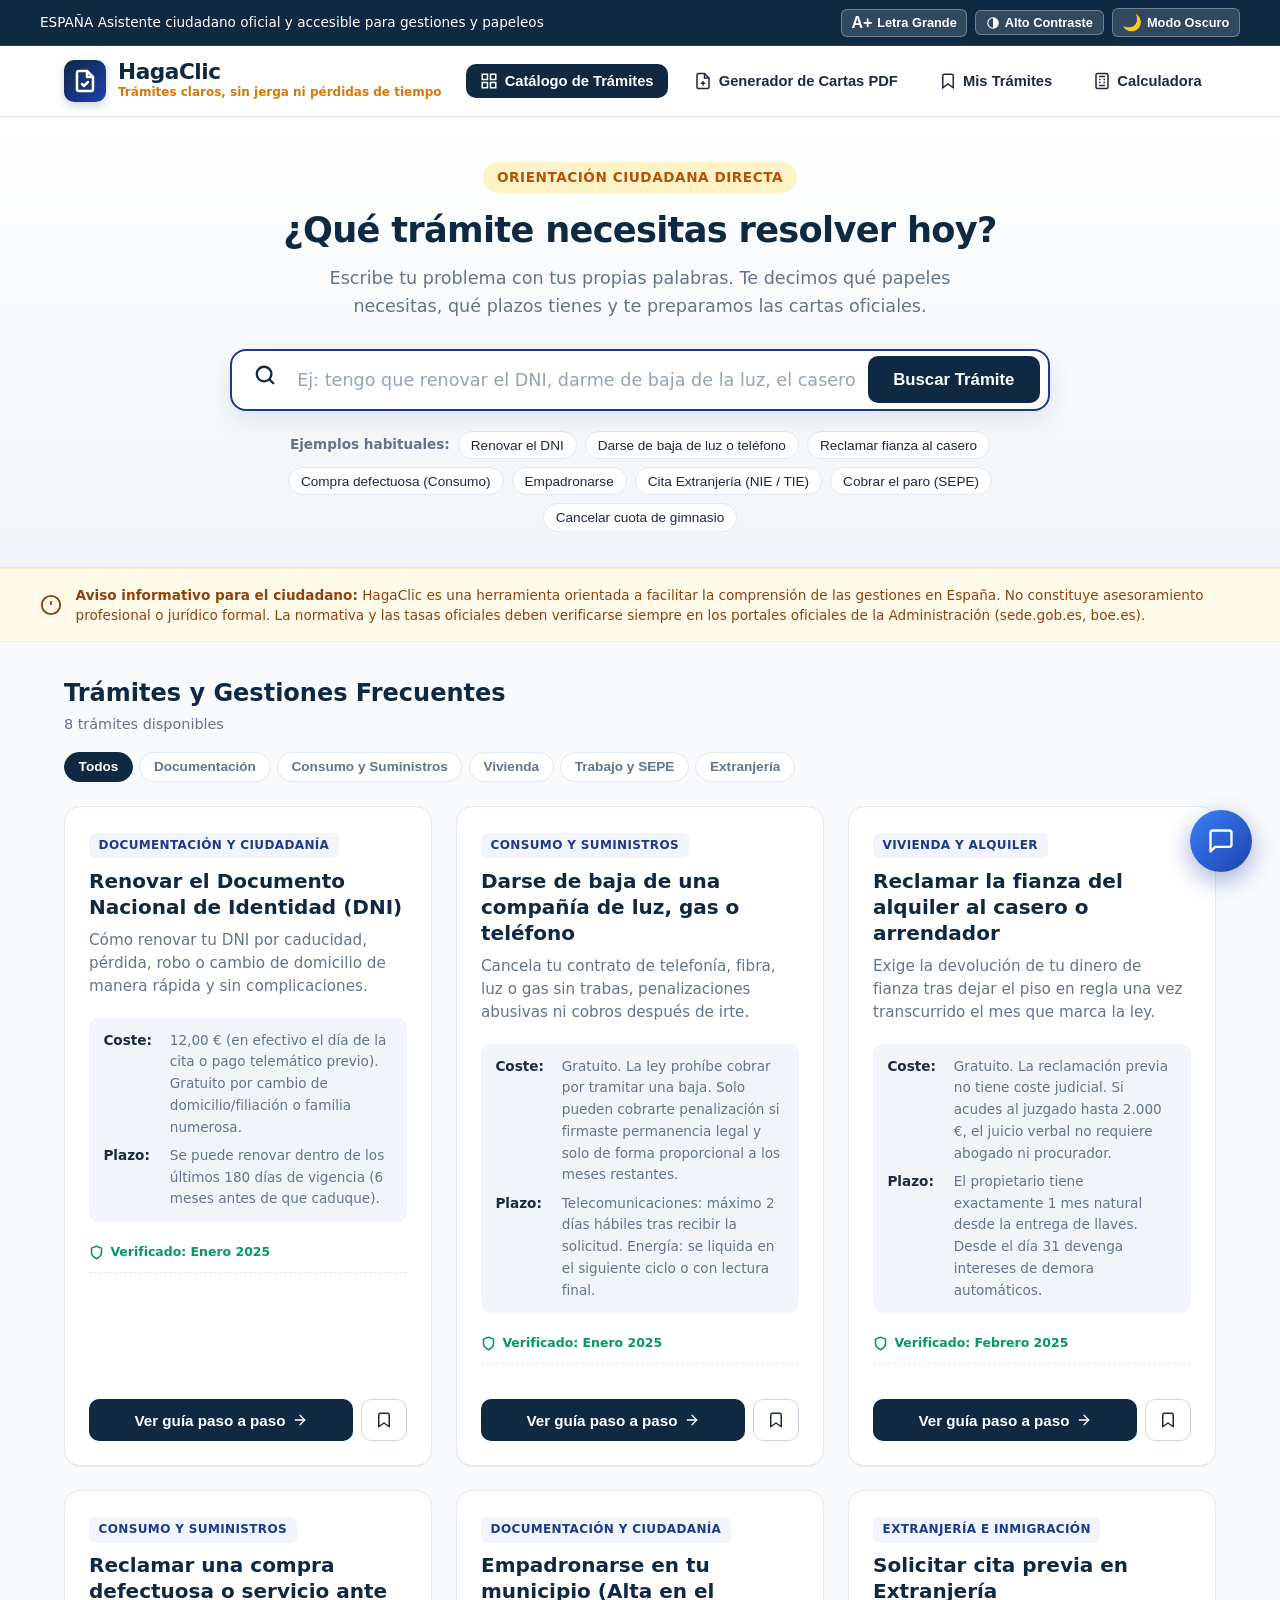
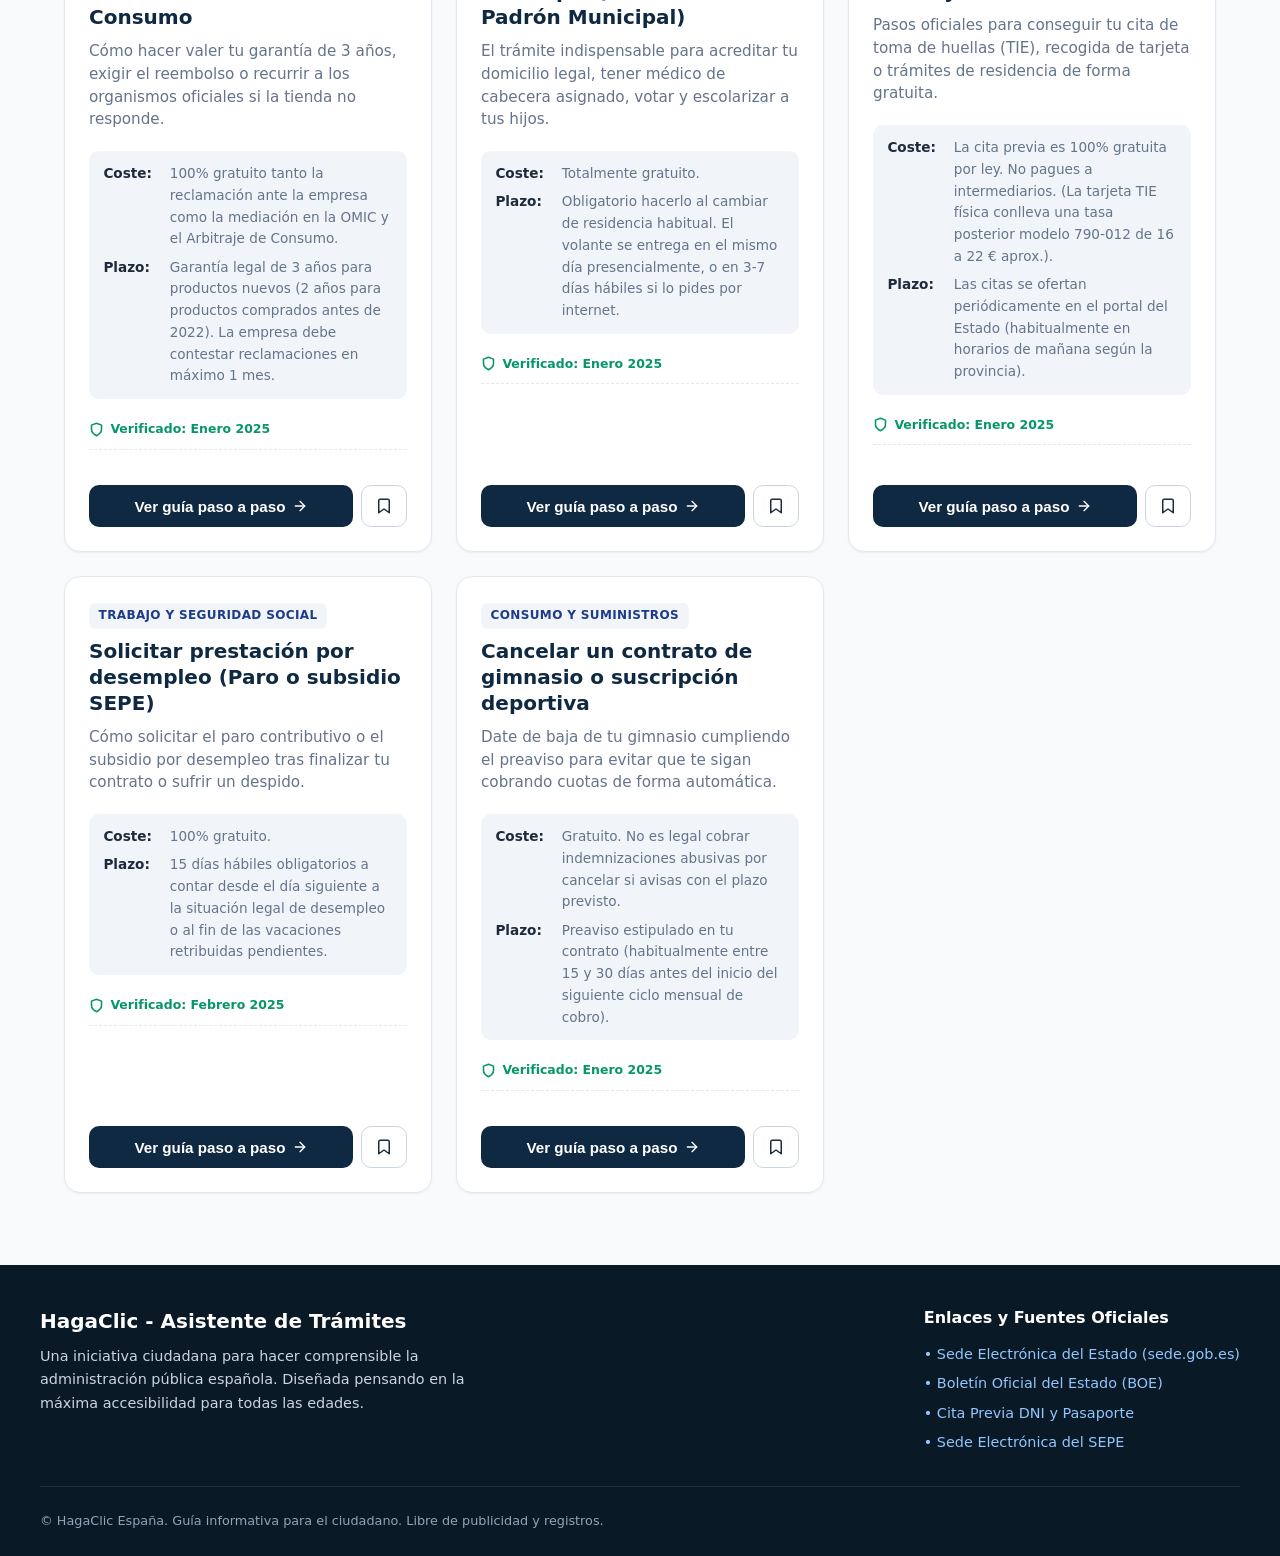
<file: index.html>
<!DOCTYPE html>
<html lang="es">
<head>
  <meta charset="UTF-8">
  <meta name="viewport" content="width=device-width, initial-scale=1.0">
  <title>HagaClic - Asistente de Trámites Administrativos de España</title>
  <meta name="description" content="Guías paso a paso sencillas, documentos necesarios, plazos legales y generador de cartas oficiales en PDF para trámites en España.">
  <style>
/* ==========================================================================
   HagaClic - Sistema de Estilos y Accesibilidad Ciudadana
   Paleta institucional y cálida inspirada en servicios bancarios confiables
   ========================================================================== */

:root {
  --primary: #0f2942;
  --primary-light: #1e3a8a;
  --primary-dark: #0a1926;
  --accent: #d97706;
  --accent-hover: #b45309;
  --accent-light: #fef3c7;
  --success: #059669;
  --success-light: #ecfdf5;
  --warning: #eab308;
  --danger: #dc2626;
  --danger-light: #fef2f2;
  --bg-page: #f8fafc;
  --bg-card: #ffffff;
  --bg-subtle: #f1f5f9;
  --border: #e2e8f0;
  --border-strong: #cbd5e1;
  --text-main: #1e293b;
  --text-muted: #64748b;
  --text-light: #94a3b8;
  
  --font-base: system-ui, -apple-system, BlinkMacSystemFont, "Segoe UI", Roboto, Oxygen, Ubuntu, Cantarell, "Open Sans", sans-serif;
  --radius-sm: 6px;
  --radius-md: 10px;
  --radius-lg: 16px;
  --radius-full: 9999px;
  
  --shadow-sm: 0 1px 2px 0 rgba(15, 41, 66, 0.05);
  --shadow-md: 0 4px 6px -1px rgba(15, 41, 66, 0.08), 0 2px 4px -2px rgba(15, 41, 66, 0.04);
  --shadow-lg: 0 10px 15px -3px rgba(15, 41, 66, 0.1), 0 4px 6px -4px rgba(15, 41, 66, 0.05);
  --shadow-hover: 0 14px 25px -5px rgba(15, 41, 66, 0.12), 0 8px 10px -6px rgba(15, 41, 66, 0.06);

  --font-scale: 1;
}

/* ==========================================================================
   Modo Oscuro Profesional
   ========================================================================== */
html.dark-mode {
  --primary: #93c5fd;
  --primary-light: #60a5fa;
  --primary-dark: #0f172a;
  --accent: #fbbf24;
  --accent-hover: #f59e0b;
  --accent-light: rgba(251, 191, 36, 0.12);
  --success: #34d399;
  --success-light: rgba(52, 211, 153, 0.1);
  --warning: #facc15;
  --danger: #f87171;
  --danger-light: rgba(248, 113, 113, 0.1);
  --bg-page: #0f172a;
  --bg-card: #1e293b;
  --bg-subtle: #1e293b;
  --border: #334155;
  --border-strong: #475569;
  --text-main: #e2e8f0;
  --text-muted: #94a3b8;
  --text-light: #64748b;
  --shadow-sm: 0 1px 2px 0 rgba(0, 0, 0, 0.25);
  --shadow-md: 0 4px 6px -1px rgba(0, 0, 0, 0.3), 0 2px 4px -2px rgba(0, 0, 0, 0.2);
  --shadow-lg: 0 10px 15px -3px rgba(0, 0, 0, 0.35), 0 4px 6px -4px rgba(0, 0, 0, 0.25);
  --shadow-hover: 0 14px 25px -5px rgba(0, 0, 0, 0.4), 0 8px 10px -6px rgba(0, 0, 0, 0.3);
}

html.dark-mode .navbar {
  background: #1e293b;
  border-bottom-color: #334155;
}

html.dark-mode .hero-section {
  background: linear-gradient(180deg, #1e293b 0%, #0f172a 100%);
  border-bottom-color: #334155;
}

html.dark-mode .search-box-wrapper {
  background: #0f172a;
  border-color: #475569;
}

html.dark-mode .search-input {
  color: #e2e8f0;
}

html.dark-mode .suggestion-pill {
  background: #1e293b;
  border-color: #475569;
  color: #cbd5e1;
}

html.dark-mode .suggestion-pill:hover {
  background: rgba(251, 191, 36, 0.12);
  border-color: #fbbf24;
  color: #fbbf24;
}

html.dark-mode .legal-banner {
  background-color: rgba(251, 191, 36, 0.08);
  border-color: #475569;
  color: #fbbf24;
}

html.dark-mode .footer {
  background-color: #020617;
}

html.dark-mode .header-top {
  background-color: #020617;
}

html.dark-mode .filter-btn {
  background: #1e293b;
  border-color: #475569;
  color: #94a3b8;
}

html.dark-mode .filter-btn:hover {
  border-color: #60a5fa;
  color: #60a5fa;
}

html.dark-mode .filter-btn.active {
  background: #60a5fa;
  color: #0f172a;
  border-color: #60a5fa;
}

html.dark-mode .tramite-card {
  background: #1e293b;
  border-color: #334155;
}

html.dark-mode .tramite-card:hover {
  border-color: #60a5fa;
}

html.dark-mode .card-category-badge {
  background-color: rgba(96, 165, 250, 0.15);
  color: #93c5fd;
}

html.dark-mode .tramite-meta-tags {
  background: rgba(15, 23, 42, 0.5);
}

html.dark-mode .stamp-verified {
  color: #34d399;
}

html.dark-mode .btn-card-primary {
  background: #3b82f6;
}

html.dark-mode .btn-card-primary:hover {
  background: #60a5fa;
}

html.dark-mode .btn-card-secondary {
  background: #0f172a;
  color: #cbd5e1;
  border-color: #475569;
}

html.dark-mode .btn-card-secondary:hover {
  border-color: #fbbf24;
  color: #fbbf24;
  background: rgba(251, 191, 36, 0.08);
}

html.dark-mode .tramite-detail-view,
html.dark-mode .generator-section,
html.dark-mode .saved-section {
  background: #1e293b;
  border-color: #334155;
}

html.dark-mode .step-card {
  background: #0f172a;
  border-color: #334155;
}

html.dark-mode .step-card:hover {
  border-color: #60a5fa;
}

html.dark-mode .step-number-circle {
  background: #3b82f6;
}

html.dark-mode .docs-checklist-container {
  background: rgba(15, 23, 42, 0.5);
  border-color: #475569;
}

html.dark-mode .checklist-item {
  background: #1e293b;
  border-color: #334155;
}

html.dark-mode .checklist-item:hover {
  border-color: #60a5fa;
}

html.dark-mode .checklist-item.checked {
  background: rgba(52, 211, 153, 0.1);
  border-color: #34d399;
}

html.dark-mode .tips-container {
  background: rgba(251, 191, 36, 0.06);
  border-color: rgba(251, 191, 36, 0.15);
  border-left-color: #fbbf24;
}

html.dark-mode .tips-title {
  color: #fbbf24;
}

html.dark-mode .tips-list {
  color: #e2e8f0;
}

html.dark-mode .summary-box {
  background: rgba(15, 23, 42, 0.5);
  border-left-color: #60a5fa;
}

html.dark-mode .summary-box.accent-box {
  border-left-color: #fbbf24;
}

html.dark-mode .summary-box.success-box {
  border-left-color: #34d399;
}

html.dark-mode .form-input,
html.dark-mode .form-select,
html.dark-mode .form-textarea {
  background: #0f172a;
  border-color: #475569;
  color: #e2e8f0;
}

html.dark-mode .form-input:focus,
html.dark-mode .form-select:focus,
html.dark-mode .form-textarea:focus {
  border-color: #60a5fa;
  box-shadow: 0 0 0 3px rgba(96, 165, 250, 0.15);
}

html.dark-mode .nav-btn {
  color: #cbd5e1;
}

html.dark-mode .nav-btn:hover {
  background-color: rgba(96, 165, 250, 0.1);
  color: #93c5fd;
}

html.dark-mode .nav-btn.active {
  background-color: #3b82f6;
  color: #ffffff;
}

html.dark-mode .btn-action-primary {
  background: #f59e0b;
  color: #0f172a;
}

html.dark-mode .btn-action-secondary {
  border-color: #60a5fa;
  color: #93c5fd;
  background: transparent;
}

html.dark-mode .btn-action-secondary:hover {
  background: rgba(96, 165, 250, 0.1);
}

html.dark-mode .saved-card {
  background: #0f172a;
  border-color: #334155;
}

html.dark-mode .saved-card:hover {
  border-color: #60a5fa;
}

html.dark-mode .brand-text h1 {
  color: #93c5fd;
}

html.dark-mode .brand-link {
  color: #93c5fd;
}

html.dark-mode .logo-badge {
  background: linear-gradient(135deg, #3b82f6 0%, #60a5fa 100%);
}

/* Modo Accesible: Letra Grande (Afecta directamente a html, body y todos los textos) */
html.font-large {
  --font-scale: 1.25;
  font-size: 20px !important;
}

html.font-large body,
body.font-large {
  font-size: 20px !important;
}

body.font-large p,
body.font-large span,
body.font-large label,
body.font-large li,
body.font-large .meta-value,
body.font-large .checklist-text,
body.font-large .step-body p {
  font-size: 1.15rem !important;
  line-height: 1.65 !important;
}

body.font-large .hero-title {
  font-size: 2.7rem !important;
}

body.font-large .hero-subtitle {
  font-size: 1.35rem !important;
}

body.font-large .search-input {
  font-size: 1.3rem !important;
  padding: 1rem 0.75rem !important;
}

body.font-large .btn-search {
  font-size: 1.25rem !important;
  padding: 1rem 1.8rem !important;
}

body.font-large .tramite-card-title {
  font-size: 1.5rem !important;
}

body.font-large .tramite-card-desc {
  font-size: 1.15rem !important;
}

body.font-large .btn-card-primary,
body.font-large .btn-action-primary,
body.font-large .btn-action-secondary {
  font-size: 1.15rem !important;
  padding: 0.9rem 1.5rem !important;
}

body.font-large .step-number-circle {
  width: 44px !important;
  height: 44px !important;
  font-size: 1.3rem !important;
}

body.font-large .checklist-item input[type="checkbox"] {
  width: 26px !important;
  height: 26px !important;
}

/* Modo Accesible: Alto Contraste */
html.high-contrast,
body.high-contrast {
  --bg-page: #ffffff;
  --bg-card: #ffffff;
  --bg-subtle: #f0f0f0;
  --border: #000000;
  --border-strong: #000000;
  --text-main: #000000;
  --text-muted: #111111;
  --primary: #000000;
  --primary-light: #111111;
  --accent: #b45309;
  --success: #046a4e;
}

* {
  box-sizing: border-box;
  margin: 0;
  padding: 0;
}

html {
  font-size: calc(16px * var(--font-scale));
  scroll-behavior: smooth;
}

body {
  font-family: var(--font-base);
  background-color: var(--bg-page);
  color: var(--text-main);
  line-height: 1.6;
  -webkit-font-smoothing: antialiased;
  min-height: 100vh;
  display: flex;
  flex-direction: column;
  transition: background-color 0.35s ease, color 0.35s ease;
}

/* ==========================================================================
   Header y Barra Superior
   ========================================================================== */
.header-top {
  background-color: var(--primary);
  color: #ffffff;
  padding: 0.5rem 1.5rem;
  font-size: 0.85rem;
  border-bottom: 1px solid rgba(255, 255, 255, 0.1);
}

.header-top-content {
  max-width: 1200px;
  margin: 0 auto;
  display: flex;
  justify-content: space-between;
  align-items: center;
  flex-wrap: wrap;
  gap: 0.5rem;
}

.accessibility-controls {
  display: flex;
  align-items: center;
  gap: 0.5rem;
}

.btn-access {
  background: rgba(255, 255, 255, 0.15);
  border: 1px solid rgba(255, 255, 255, 0.3);
  color: #ffffff;
  padding: 0.25rem 0.6rem;
  border-radius: var(--radius-sm);
  font-size: 0.8rem;
  cursor: pointer;
  font-weight: 600;
  transition: all 0.2s ease;
  display: inline-flex;
  align-items: center;
  gap: 0.3rem;
}

.btn-access:hover {
  background: rgba(255, 255, 255, 0.28);
}

.navbar {
  background: #ffffff;
  border-bottom: 1px solid var(--border);
  position: sticky;
  top: 0;
  z-index: 100;
  box-shadow: var(--shadow-sm);
}

.navbar-container {
  max-width: 1200px;
  margin: 0 auto;
  padding: 0.85rem 1.5rem;
  display: flex;
  align-items: center;
  justify-content: space-between;
  gap: 1rem;
}

.brand-link {
  text-decoration: none;
  display: flex;
  align-items: center;
  gap: 0.75rem;
  color: var(--primary);
}

.logo-badge {
  background: linear-gradient(135deg, var(--primary) 0%, #1e40af 100%);
  color: #ffffff;
  font-weight: 800;
  font-size: 1.25rem;
  width: 42px;
  height: 42px;
  border-radius: var(--radius-md);
  display: flex;
  align-items: center;
  justify-content: center;
  box-shadow: 0 4px 10px rgba(15, 41, 66, 0.2);
}

.brand-text h1 {
  font-size: 1.35rem;
  font-weight: 800;
  letter-spacing: -0.02em;
  line-height: 1.1;
  color: var(--primary);
}

.brand-text span {
  font-size: 0.75rem;
  color: var(--accent);
  font-weight: 600;
  display: block;
}

.nav-links {
  display: flex;
  align-items: center;
  gap: 0.75rem;
  list-style: none;
}

.nav-btn {
  text-decoration: none;
  padding: 0.5rem 0.9rem;
  border-radius: var(--radius-md);
  font-weight: 600;
  font-size: 0.92rem;
  color: var(--text-main);
  background: transparent;
  border: none;
  cursor: pointer;
  display: inline-flex;
  align-items: center;
  gap: 0.4rem;
  transition: all 0.2s ease;
}

.nav-btn:hover {
  background-color: var(--bg-subtle);
  color: var(--primary);
}

.nav-btn.active {
  background-color: var(--primary);
  color: #ffffff;
}

.badge-count {
  background: var(--accent);
  color: #ffffff;
  font-size: 0.75rem;
  padding: 0.1rem 0.45rem;
  border-radius: var(--radius-full);
  font-weight: 700;
}

/* ==========================================================================
   Hero y Buscador Principal
   ========================================================================== */
.hero-section {
  background: linear-gradient(180deg, #ffffff 0%, var(--bg-subtle) 100%);
  border-bottom: 1px solid var(--border);
  padding: 2.8rem 1.5rem 2.2rem;
  text-align: center;
}

.hero-content {
  max-width: 820px;
  margin: 0 auto;
}

.hero-tagline {
  display: inline-block;
  background-color: var(--accent-light);
  color: var(--accent-hover);
  font-weight: 700;
  font-size: 0.85rem;
  padding: 0.3rem 0.9rem;
  border-radius: var(--radius-full);
  margin-bottom: 1rem;
  text-transform: uppercase;
  letter-spacing: 0.04em;
}

.hero-title {
  font-size: 2.2rem;
  font-weight: 800;
  color: var(--primary);
  line-height: 1.2;
  margin-bottom: 0.75rem;
  letter-spacing: -0.02em;
}

.hero-subtitle {
  font-size: 1.1rem;
  color: var(--text-muted);
  margin-bottom: 1.8rem;
  max-width: 650px;
  margin-left: auto;
  margin-right: auto;
}

/* Formulario Buscador */
.search-box-wrapper {
  position: relative;
  background: #ffffff;
  border: 2px solid var(--primary-light);
  border-radius: var(--radius-lg);
  box-shadow: 0 8px 25px rgba(15, 41, 66, 0.1);
  display: flex;
  align-items: center;
  padding: 0.35rem 0.5rem;
  margin-bottom: 1.25rem;
  transition: border-color 0.2s, box-shadow 0.2s;
}

.search-box-wrapper:focus-within {
  border-color: var(--accent);
  box-shadow: 0 8px 30px rgba(217, 119, 6, 0.18);
}

.search-icon-decor {
  padding: 0 0.85rem;
  font-size: 1.3rem;
  color: var(--primary);
}

.search-input {
  flex: 1;
  border: none;
  font-size: 1.1rem;
  padding: 0.75rem 0.5rem;
  outline: none;
  font-family: inherit;
  color: var(--text-main);
  background: transparent;
}

.search-input::placeholder {
  color: var(--text-light);
}

.btn-search {
  background: var(--primary);
  color: #ffffff;
  border: none;
  padding: 0.85rem 1.6rem;
  border-radius: var(--radius-md);
  font-size: 1.05rem;
  font-weight: 700;
  cursor: pointer;
  transition: background-color 0.2s ease;
  display: inline-flex;
  align-items: center;
  gap: 0.5rem;
}

.btn-search:hover {
  background: var(--primary-light);
}

/* Sugerencias clicables frecuentes */
.frequent-searches {
  display: flex;
  flex-wrap: wrap;
  align-items: center;
  justify-content: center;
  gap: 0.5rem;
  margin-top: 0.75rem;
}

.frequent-label {
  font-size: 0.85rem;
  color: var(--text-muted);
  font-weight: 600;
}

.suggestion-pill {
  background: #ffffff;
  border: 1px solid var(--border);
  color: var(--text-main);
  padding: 0.35rem 0.75rem;
  border-radius: var(--radius-full);
  font-size: 0.85rem;
  font-weight: 500;
  cursor: pointer;
  transition: all 0.2s ease;
  text-decoration: none;
}

.suggestion-pill:hover {
  border-color: var(--accent);
  color: var(--accent-hover);
  background-color: var(--accent-light);
  transform: translateY(-1px);
}

/* ==========================================================================
   Contenido Principal y Filtros
   ========================================================================== */
.main-container {
  max-width: 1200px;
  margin: 0 auto;
  padding: 2rem 1.5rem;
  flex: 1;
  width: 100%;
}

.catalog-header {
  display: flex;
  justify-content: space-between;
  align-items: center;
  flex-wrap: wrap;
  gap: 1rem;
  margin-bottom: 1.5rem;
}

.catalog-title {
  font-size: 1.5rem;
  font-weight: 800;
  color: var(--primary);
  display: flex;
  align-items: center;
  gap: 0.5rem;
}

.filter-pills {
  display: flex;
  flex-wrap: wrap;
  gap: 0.4rem;
  min-width: 0;
}

.filter-btn {
  background: #ffffff;
  border: 1px solid var(--border);
  color: var(--text-muted);
  padding: 0.4rem 0.85rem;
  border-radius: var(--radius-full);
  font-size: 0.85rem;
  font-weight: 600;
  cursor: pointer;
  transition: all 0.2s ease;
}

.filter-btn:hover {
  border-color: var(--primary);
  color: var(--primary);
}

.filter-btn.active {
  background: var(--primary);
  color: #ffffff;
  border-color: var(--primary);
}

/* Grid de Trámites */
.tramites-grid {
  display: grid;
  grid-template-columns: repeat(auto-fill, minmax(min(340px, 100%), 1fr));
  gap: 1.5rem;
  margin-bottom: 2.5rem;
}

.tramite-card {
  background: var(--bg-card);
  border: 1px solid var(--border);
  border-radius: var(--radius-lg);
  padding: 1.5rem;
  box-shadow: var(--shadow-sm);
  display: flex;
  flex-direction: column;
  justify-content: space-between;
  transition: transform 0.2s, box-shadow 0.2s, border-color 0.2s;
  position: relative;
  overflow: hidden;
}

.tramite-card:hover {
  transform: translateY(-3px);
  box-shadow: var(--shadow-hover);
  border-color: var(--border-strong);
}

.tramite-card-top {
  margin-bottom: 1rem;
}

.card-category-badge {
  display: inline-block;
  font-size: 0.75rem;
  font-weight: 700;
  text-transform: uppercase;
  color: var(--primary-light);
  background-color: var(--bg-subtle);
  padding: 0.2rem 0.6rem;
  border-radius: var(--radius-sm);
  margin-bottom: 0.6rem;
  letter-spacing: 0.03em;
}

.tramite-card-title {
  font-size: 1.25rem;
  font-weight: 800;
  color: var(--primary);
  line-height: 1.3;
  margin-bottom: 0.6rem;
}

.tramite-card-desc {
  font-size: 0.95rem;
  color: var(--text-muted);
  line-height: 1.5;
  margin-bottom: 1.25rem;
}

.tramite-meta-tags {
  display: flex;
  flex-direction: column;
  gap: 0.4rem;
  background: var(--bg-subtle);
  padding: 0.75rem 0.9rem;
  border-radius: var(--radius-md);
  margin-bottom: 1.25rem;
  font-size: 0.85rem;
}

.meta-item {
  display: flex;
  align-items: baseline;
  gap: 0.4rem;
}

.meta-label {
  font-weight: 700;
  color: var(--text-main);
  min-width: 60px;
}

.meta-value {
  color: var(--text-muted);
}

.stamp-verified {
  display: flex;
  align-items: center;
  gap: 0.4rem;
  font-size: 0.78rem;
  color: var(--success);
  font-weight: 700;
  margin-bottom: 1.2rem;
  padding-bottom: 0.6rem;
  border-bottom: 1px dashed var(--border);
}

.card-actions {
  display: flex;
  gap: 0.5rem;
}

.btn-card-primary {
  flex: 1;
  background: var(--primary);
  color: #ffffff;
  border: none;
  padding: 0.7rem 1rem;
  border-radius: var(--radius-md);
  font-size: 0.95rem;
  font-weight: 700;
  cursor: pointer;
  text-align: center;
  text-decoration: none;
  transition: background-color 0.2s ease;
  display: inline-flex;
  align-items: center;
  justify-content: center;
  gap: 0.4rem;
}

.btn-card-primary:hover {
  background: var(--primary-light);
}

.btn-card-secondary {
  background: #ffffff;
  color: var(--text-main);
  border: 1px solid var(--border-strong);
  padding: 0.7rem 0.8rem;
  border-radius: var(--radius-md);
  cursor: pointer;
  font-size: 1rem;
  transition: all 0.2s ease;
  display: inline-flex;
  align-items: center;
  justify-content: center;
}

.btn-card-secondary:hover {
  border-color: var(--accent);
  color: var(--accent-hover);
  background-color: var(--accent-light);
}

/* ==========================================================================
   Vista Detallada del Trámite (Ficha Completa)
   ========================================================================== */
.tramite-detail-view {
  display: none;
  background: #ffffff;
  border: 1px solid var(--border);
  border-radius: var(--radius-lg);
  padding: 2rem;
  box-shadow: var(--shadow-md);
  margin-bottom: 3rem;
  animation: fadeIn 0.25s ease-out;
}

@keyframes fadeIn {
  from { opacity: 0; transform: translateY(6px); }
  to { opacity: 1; transform: translateY(0); }
}

.detail-top-nav {
  display: flex;
  justify-content: space-between;
  align-items: center;
  margin-bottom: 1.5rem;
  padding-bottom: 1rem;
  border-bottom: 1px solid var(--border);
}

.btn-back {
  background: var(--bg-subtle);
  border: 1px solid var(--border);
  color: var(--text-main);
  padding: 0.5rem 1rem;
  border-radius: var(--radius-md);
  font-weight: 700;
  font-size: 0.9rem;
  cursor: pointer;
  display: inline-flex;
  align-items: center;
  gap: 0.4rem;
  transition: all 0.2s ease;
}

.btn-back:hover {
  background: var(--border);
}

.detail-header-block {
  margin-bottom: 2rem;
}

.detail-title {
  font-size: 2rem;
  font-weight: 800;
  color: var(--primary);
  line-height: 1.25;
  margin-bottom: 0.75rem;
}

.detail-summary {
  font-size: 1.15rem;
  color: var(--text-muted);
  margin-bottom: 1.25rem;
}

.detail-summary-pills {
  display: grid;
  grid-template-columns: repeat(auto-fit, minmax(220px, 1fr));
  gap: 1rem;
  margin-bottom: 2rem;
}

.summary-box {
  background: var(--bg-subtle);
  padding: 1rem 1.25rem;
  border-radius: var(--radius-md);
  border-left: 4px solid var(--primary);
}

.summary-box.accent-box {
  border-left-color: var(--accent);
}

.summary-box.success-box {
  border-left-color: var(--success);
}

.summary-box-title {
  font-size: 0.8rem;
  font-weight: 700;
  text-transform: uppercase;
  color: var(--text-muted);
  margin-bottom: 0.35rem;
}

.summary-box-content {
  font-size: 0.95rem;
  font-weight: 600;
  color: var(--text-main);
}

/* Bloques de Pasos y Documentos */
.detail-section-title {
  font-size: 1.4rem;
  font-weight: 800;
  color: var(--primary);
  margin-bottom: 1.2rem;
  display: flex;
  align-items: center;
  gap: 0.5rem;
}

.steps-container {
  display: flex;
  flex-direction: column;
  gap: 1rem;
  margin-bottom: 2.5rem;
}

.step-card {
  display: flex;
  gap: 1.25rem;
  padding: 1.25rem;
  border: 1px solid var(--border);
  border-radius: var(--radius-md);
  background: #ffffff;
  transition: border-color 0.2s;
}

.step-card:hover {
  border-color: var(--primary-light);
}

.step-number-circle {
  width: 36px;
  height: 36px;
  background-color: var(--primary);
  color: #ffffff;
  font-weight: 800;
  font-size: 1.1rem;
  border-radius: var(--radius-full);
  display: flex;
  align-items: center;
  justify-content: center;
  flex-shrink: 0;
}

.step-body h4 {
  font-size: 1.1rem;
  font-weight: 700;
  color: var(--primary);
  margin-bottom: 0.35rem;
}

.step-body p {
  font-size: 0.95rem;
  color: var(--text-main);
  line-height: 1.5;
}

/* Checklist de Documentos */
.docs-checklist-container {
  background: var(--bg-subtle);
  border: 1px solid var(--border-strong);
  border-radius: var(--radius-lg);
  padding: 1.5rem;
  margin-bottom: 2.5rem;
}

.docs-counter {
  font-size: 0.95rem;
  font-weight: 700;
  color: var(--primary);
  margin-bottom: 1rem;
  display: flex;
  justify-content: space-between;
  align-items: center;
}

.checklist-items {
  display: flex;
  flex-direction: column;
  gap: 0.75rem;
}

.checklist-item {
  display: flex;
  align-items: flex-start;
  gap: 0.85rem;
  background: #ffffff;
  padding: 0.85rem 1rem;
  border-radius: var(--radius-md);
  border: 1px solid var(--border);
  cursor: pointer;
  transition: all 0.2s ease;
}

.checklist-item:hover {
  border-color: var(--primary);
}

.checklist-item input[type="checkbox"] {
  width: 20px;
  height: 20px;
  margin-top: 0.15rem;
  accent-color: var(--success);
  cursor: pointer;
  flex-shrink: 0;
}

.checklist-text {
  font-size: 0.95rem;
  color: var(--text-main);
  line-height: 1.45;
  user-select: none;
}

.checklist-item.checked {
  background: var(--success-light);
  border-color: var(--success);
}

.checklist-item.checked .checklist-text {
  text-decoration: line-through;
  color: var(--text-muted);
}

/* Consejos Clave */
.tips-container {
  background: #fffbeb;
  border: 1px solid #fef3c7;
  border-left: 5px solid var(--accent);
  border-radius: var(--radius-md);
  padding: 1.25rem 1.5rem;
  margin-bottom: 2.5rem;
}

.tips-title {
  font-size: 1.1rem;
  font-weight: 700;
  color: #92400e;
  margin-bottom: 0.75rem;
  display: flex;
  align-items: center;
  gap: 0.4rem;
}

.tips-list {
  padding-left: 1.25rem;
  color: #78350f;
  font-size: 0.95rem;
  line-height: 1.6;
}

/* Barra de Acciones del Detalle */
.detail-action-bar {
  display: flex;
  flex-wrap: wrap;
  gap: 1rem;
  padding-top: 1.5rem;
  border-top: 1px solid var(--border);
}

.btn-action-primary {
  background: var(--accent);
  color: #ffffff;
  border: none;
  padding: 0.85rem 1.5rem;
  border-radius: var(--radius-md);
  font-size: 1.05rem;
  font-weight: 700;
  cursor: pointer;
  display: inline-flex;
  align-items: center;
  gap: 0.5rem;
  transition: background-color 0.2s ease;
  text-decoration: none;
}

.btn-action-primary:hover {
  background: var(--accent-hover);
}

.btn-action-secondary {
  background: #ffffff;
  border: 1.5px solid var(--primary);
  color: var(--primary);
  padding: 0.85rem 1.5rem;
  border-radius: var(--radius-md);
  font-size: 1rem;
  font-weight: 700;
  cursor: pointer;
  display: inline-flex;
  align-items: center;
  gap: 0.5rem;
  transition: all 0.2s ease;
  text-decoration: none;
}

.btn-action-secondary:hover {
  background: var(--bg-subtle);
}

/* ==========================================================================
   Generador de Cartas en PDF
   ========================================================================== */
.generator-section {
  background: #ffffff;
  border: 1px solid var(--border);
  border-radius: var(--radius-lg);
  padding: 2.2rem;
  box-shadow: var(--shadow-md);
  margin-bottom: 3rem;
}

.form-grid {
  display: grid;
  grid-template-columns: repeat(auto-fit, minmax(280px, 1fr));
  gap: 1.25rem;
  margin-bottom: 1.5rem;
}

.form-group {
  display: flex;
  flex-direction: column;
  gap: 0.4rem;
}

.form-group.full-width {
  grid-column: 1 / -1;
}

.form-label {
  font-size: 0.9rem;
  font-weight: 700;
  color: var(--text-main);
}

.form-input, .form-select, .form-textarea {
  padding: 0.75rem 0.9rem;
  border: 1px solid var(--border-strong);
  border-radius: var(--radius-md);
  font-size: 0.95rem;
  font-family: inherit;
  color: var(--text-main);
  background: #ffffff;
  outline: none;
  transition: border-color 0.2s;
}

.form-input:focus, .form-select:focus, .form-textarea:focus {
  border-color: var(--primary-light);
  box-shadow: 0 0 0 3px rgba(30, 58, 138, 0.1);
}

.form-hint {
  font-size: 0.78rem;
  color: var(--text-muted);
}

.form-section-heading {
  grid-column: 1 / -1;
  font-size: 1.15rem;
  font-weight: 800;
  color: var(--primary);
  margin-top: 1rem;
  padding-bottom: 0.5rem;
  border-bottom: 1px solid var(--border);
  display: flex;
  align-items: center;
  gap: 0.5rem;
}

/* ==========================================================================
   Mis Trámites (Gestión Local)
   ========================================================================== */
.saved-section {
  background: #ffffff;
  border: 1px solid var(--border);
  border-radius: var(--radius-lg);
  padding: 2rem;
  box-shadow: var(--shadow-md);
  margin-bottom: 3rem;
}

.saved-list {
  display: flex;
  flex-direction: column;
  gap: 1rem;
  margin-top: 1.5rem;
}

.saved-card {
  border: 1px solid var(--border);
  border-radius: var(--radius-md);
  padding: 1.25rem;
  background: #ffffff;
  display: flex;
  flex-wrap: wrap;
  justify-content: space-between;
  align-items: center;
  gap: 1rem;
  transition: all 0.2s ease;
}

.saved-card:hover {
  border-color: var(--primary);
  box-shadow: var(--shadow-sm);
}

.saved-card.completed {
  background: var(--bg-subtle);
  opacity: 0.75;
}

.saved-status-badge {
  font-size: 0.8rem;
  font-weight: 700;
  padding: 0.25rem 0.6rem;
  border-radius: var(--radius-full);
  display: inline-block;
}

.status-active {
  background: #dbeafe;
  color: #1e40af;
}

.status-urgent {
  background: #fee2e2;
  color: #b91c1c;
}

.status-done {
  background: var(--success-light);
  color: var(--success);
}

/* ==========================================================================
   Aviso Legal y Footer
   ========================================================================== */
.legal-banner {
  background-color: #fffbeb;
  border-top: 1px solid #fef3c7;
  border-bottom: 1px solid #fef3c7;
  padding: 1rem 1.5rem;
  font-size: 0.85rem;
  color: #92400e;
  line-height: 1.5;
}

.legal-banner-content {
  max-width: 1200px;
  margin: 0 auto;
  display: flex;
  align-items: center;
  gap: 0.85rem;
}

.footer {
  background-color: var(--primary-dark);
  color: #cbd5e1;
  padding: 2.5rem 1.5rem 1.5rem;
  font-size: 0.9rem;
}

.footer-content {
  max-width: 1200px;
  margin: 0 auto;
  display: flex;
  justify-content: space-between;
  flex-wrap: wrap;
  gap: 2rem;
  border-bottom: 1px solid rgba(255, 255, 255, 0.1);
  padding-bottom: 2rem;
  margin-bottom: 1.5rem;
}

.footer-brand h3 {
  color: #ffffff;
  font-size: 1.25rem;
  margin-bottom: 0.5rem;
}

.footer-bottom {
  max-width: 1200px;
  margin: 0 auto;
  display: flex;
  justify-content: space-between;
  align-items: center;
  flex-wrap: wrap;
  gap: 1rem;
  font-size: 0.8rem;
  color: var(--text-light);
}

/* Toast de notificación */
.toast-msg {
  position: fixed;
  bottom: 24px;
  right: 24px;
  background: var(--primary);
  color: #ffffff;
  padding: 0.9rem 1.4rem;
  border-radius: var(--radius-md);
  box-shadow: var(--shadow-lg);
  font-weight: 600;
  font-size: 0.95rem;
  z-index: 9999;
  display: flex;
  align-items: center;
  gap: 0.6rem;
  animation: slideInUp 0.3s ease-out;
  max-width: calc(100vw - 2rem);
  word-break: break-word;
}

@keyframes slideInUp {
  from { transform: translateY(100%); opacity: 0; }
  to { transform: translateY(0); opacity: 1; }
}

/* Responsive rules are consolidated in the Mobile Design System at the end of the file */

.spin-animation {
  animation: spin 0.8s linear infinite;
}

@keyframes spin {
  from { transform: rotate(0deg); }
  to { transform: rotate(360deg); }
}

/* ==========================================================================
   Mejora 5: Modal de Compartir
   ========================================================================== */
.share-overlay {
  position: fixed;
  inset: 0;
  background: rgba(15, 23, 42, 0.55);
  backdrop-filter: blur(6px);
  z-index: 5000;
  display: flex;
  align-items: center;
  justify-content: center;
  animation: fadeOverlay 0.25s ease-out;
}

@keyframes fadeOverlay {
  from { opacity: 0; }
  to { opacity: 1; }
}

.share-modal {
  background: var(--bg-card);
  border-radius: var(--radius-lg);
  box-shadow: 0 25px 60px rgba(0,0,0,0.3);
  width: 95%;
  max-width: 480px;
  padding: 2rem;
  animation: slideUp 0.3s cubic-bezier(0.34, 1.56, 0.64, 1);
  position: relative;
}

@keyframes slideUp {
  from { opacity: 0; transform: translateY(30px) scale(0.95); }
  to { opacity: 1; transform: translateY(0) scale(1); }
}

.share-modal-header {
  display: flex;
  justify-content: space-between;
  align-items: center;
  margin-bottom: 1.5rem;
  padding-bottom: 1rem;
  border-bottom: 1px solid var(--border);
}

.share-modal-header h3 {
  font-size: 1.3rem;
  font-weight: 800;
  color: var(--primary);
}

.share-modal-close {
  background: var(--bg-subtle);
  border: none;
  width: 36px;
  height: 36px;
  border-radius: var(--radius-full);
  font-size: 1.2rem;
  cursor: pointer;
  display: flex;
  align-items: center;
  justify-content: center;
  color: var(--text-muted);
  transition: all 0.2s;
}

.share-modal-close:hover {
  background: var(--danger-light);
  color: var(--danger);
}

.share-options-grid {
  display: grid;
  grid-template-columns: repeat(2, 1fr);
  gap: 0.85rem;
  margin-bottom: 1.5rem;
}

.share-option-btn {
  display: flex;
  flex-direction: column;
  align-items: center;
  gap: 0.5rem;
  padding: 1.25rem 0.75rem;
  border-radius: var(--radius-md);
  border: 1.5px solid var(--border);
  background: var(--bg-card);
  cursor: pointer;
  transition: all 0.2s ease;
  font-size: 0.9rem;
  font-weight: 600;
  color: var(--text-main);
}

.share-option-btn:hover {
  transform: translateY(-2px);
  box-shadow: var(--shadow-md);
}

.share-option-btn.whatsapp:hover {
  border-color: #25D366;
  background: rgba(37, 211, 102, 0.06);
  color: #128C7E;
}

.share-option-btn.email:hover {
  border-color: #3b82f6;
  background: rgba(59, 130, 246, 0.06);
  color: #1e40af;
}

.share-option-btn.copy:hover {
  border-color: var(--accent);
  background: var(--accent-light);
  color: var(--accent-hover);
}

.share-option-btn.print:hover {
  border-color: #6b7280;
  background: rgba(107, 114, 128, 0.06);
  color: #374151;
}

.share-option-icon {
  width: 42px;
  height: 42px;
  border-radius: var(--radius-md);
  display: flex;
  align-items: center;
  justify-content: center;
  font-size: 1.5rem;
}

.share-option-btn.whatsapp .share-option-icon { background: rgba(37, 211, 102, 0.12); color: #25D366; }
.share-option-btn.email .share-option-icon { background: rgba(59, 130, 246, 0.12); color: #3b82f6; }
.share-option-btn.copy .share-option-icon { background: var(--accent-light); color: var(--accent); }
.share-option-btn.print .share-option-icon { background: rgba(107, 114, 128, 0.1); color: #6b7280; }

.share-qr-section {
  text-align: center;
  padding: 1.25rem;
  background: var(--bg-subtle);
  border-radius: var(--radius-md);
  border: 1px solid var(--border);
}

.share-qr-section p {
  font-size: 0.85rem;
  color: var(--text-muted);
  font-weight: 600;
  margin-bottom: 0.75rem;
}

#shareQrCanvas {
  background: #ffffff;
  padding: 12px;
  border-radius: var(--radius-sm);
  border: 1px solid var(--border);
}

/* Botón de compartir en fichas */
.btn-share-inline {
  background: transparent;
  border: 1.5px solid var(--border-strong);
  color: var(--text-muted);
  padding: 0.65rem 1rem;
  border-radius: var(--radius-md);
  font-size: 0.95rem;
  font-weight: 700;
  cursor: pointer;
  display: inline-flex;
  align-items: center;
  gap: 0.4rem;
  transition: all 0.2s ease;
}

.btn-share-inline:hover {
  border-color: #3b82f6;
  color: #3b82f6;
  background: rgba(59, 130, 246, 0.05);
}

/* Print Styles */
@media print {
  .header-top, .navbar, .hero-section, .legal-banner, .footer,
  .detail-action-bar, .card-actions, .filter-pills, .btn-back,
  .detail-top-nav, .toast-msg, .chatbot-fab, .chatbot-panel,
  .share-overlay, .btn-share-inline, .badge-count {
    display: none !important;
  }
  body {
    background: #ffffff !important;
    color: #000000 !important;
    font-size: 12pt;
  }
  .main-container {
    max-width: 100%;
    padding: 0;
  }
  .tramite-detail-view,
  .generator-section,
  .saved-section {
    border: none !important;
    box-shadow: none !important;
    padding: 0 !important;
  }
  .tramite-card {
    break-inside: avoid;
    box-shadow: none;
    border: 1px solid #ccc;
  }
  .checklist-item input[type="checkbox"] {
    -webkit-appearance: none;
    appearance: none;
    width: 16px !important;
    height: 16px !important;
    border: 2px solid #333 !important;
    border-radius: 3px !important;
    background: #fff !important;
  }
  .checklist-item.checked input[type="checkbox"]::after {
    content: '✓';
    display: block;
    text-align: center;
    font-size: 11px;
    font-weight: bold;
    line-height: 12px;
  }
  a[href]::after {
    content: ' (' attr(href) ')';
    font-size: 9pt;
    color: #666;
  }
  .step-number-circle {
    background: #333 !important;
    -webkit-print-color-adjust: exact;
    print-color-adjust: exact;
  }
}

/* ==========================================================================
   Mejora 3: Timeline Visual con Progreso
   ========================================================================== */
.timeline-card {
  background: var(--bg-card);
  border: 1px solid var(--border);
  border-radius: var(--radius-lg);
  padding: 1.5rem;
  margin-bottom: 1.25rem;
  transition: all 0.25s ease;
  position: relative;
}

.timeline-card:hover {
  box-shadow: var(--shadow-md);
  border-color: var(--border-strong);
}

.timeline-card-header {
  display: flex;
  justify-content: space-between;
  align-items: flex-start;
  gap: 1rem;
  margin-bottom: 1rem;
}

.timeline-card-info {
  flex: 1;
  min-width: 0;
}

.timeline-card-info h4 {
  font-size: 1.15rem;
  font-weight: 800;
  color: var(--primary);
  margin-bottom: 0.3rem;
}

.timeline-card-meta {
  font-size: 0.85rem;
  color: var(--text-muted);
  display: flex;
  flex-wrap: wrap;
  gap: 0.75rem;
  align-items: center;
}

/* Donut Progress */
.donut-progress {
  position: relative;
  width: 68px;
  height: 68px;
  flex-shrink: 0;
}

.donut-progress svg {
  transform: rotate(-90deg);
}

.donut-progress-text {
  position: absolute;
  inset: 0;
  display: flex;
  align-items: center;
  justify-content: center;
  font-size: 0.85rem;
  font-weight: 800;
  color: var(--text-main);
}

/* Timeline Steps */
.timeline-steps {
  position: relative;
  padding-left: 2rem;
  margin-top: 1rem;
}

.timeline-steps::before {
  content: '';
  position: absolute;
  left: 11px;
  top: 0;
  bottom: 0;
  width: 3px;
  background: var(--border);
  border-radius: 3px;
}

.timeline-step {
  position: relative;
  padding: 0.6rem 0 0.6rem 1.25rem;
  display: flex;
  align-items: center;
  gap: 0.75rem;
  cursor: pointer;
}

.timeline-step-dot {
  position: absolute;
  left: -2rem;
  width: 24px;
  height: 24px;
  border-radius: var(--radius-full);
  background: var(--bg-subtle);
  border: 3px solid var(--border-strong);
  display: flex;
  align-items: center;
  justify-content: center;
  z-index: 1;
  transition: all 0.3s ease;
}

.timeline-step.active .timeline-step-dot {
  background: #dbeafe;
  border-color: #3b82f6;
}

.timeline-step.completed .timeline-step-dot {
  background: #34d399;
  border-color: #059669;
}

.timeline-step.completed .timeline-step-dot::after {
  content: '✓';
  color: #ffffff;
  font-size: 0.7rem;
  font-weight: 900;
}

.timeline-step-label {
  font-size: 0.9rem;
  font-weight: 600;
  color: var(--text-main);
  flex: 1;
}

.timeline-step.completed .timeline-step-label {
  color: var(--text-muted);
  text-decoration: line-through;
}

.timeline-step-toggle {
  background: var(--bg-subtle);
  border: 1px solid var(--border);
  color: var(--text-muted);
  font-size: 0.75rem;
  font-weight: 700;
  padding: 0.25rem 0.6rem;
  border-radius: var(--radius-sm);
  cursor: pointer;
  transition: all 0.15s;
  white-space: nowrap;
}

.timeline-step-toggle:hover {
  background: var(--success-light);
  color: var(--success);
  border-color: var(--success);
}

.timeline-step.completed .timeline-step-toggle:hover {
  background: var(--danger-light);
  color: var(--danger);
  border-color: var(--danger);
}

/* Alert badges */
.deadline-badge {
  font-size: 0.82rem;
  font-weight: 700;
  padding: 0.3rem 0.8rem;
  border-radius: var(--radius-full);
  display: inline-flex;
  align-items: center;
  gap: 0.35rem;
}

.deadline-badge.safe { background: #dbeafe; color: #1e40af; }
.deadline-badge.warning { background: #fef3c7; color: #92400e; }
.deadline-badge.urgent { background: #fee2e2; color: #b91c1c; animation: pulseUrgent 1.5s ease-in-out infinite; }
.deadline-badge.done { background: var(--success-light); color: var(--success); }

@keyframes pulseUrgent {
  0%, 100% { opacity: 1; }
  50% { opacity: 0.7; }
}

.timeline-card-actions {
  display: flex;
  gap: 0.5rem;
  margin-top: 1rem;
  padding-top: 0.75rem;
  border-top: 1px solid var(--border);
  flex-wrap: wrap;
}

/* Confetti burst */
@keyframes confettiBurst {
  0% { transform: scale(0); opacity: 1; }
  60% { transform: scale(1.3); opacity: 0.8; }
  100% { transform: scale(1.5); opacity: 0; }
}

.confetti-burst {
  position: absolute;
  inset: 0;
  pointer-events: none;
  display: flex;
  align-items: center;
  justify-content: center;
  font-size: 3rem;
  animation: confettiBurst 0.8s ease-out forwards;
  z-index: 10;
}

/* ==========================================================================
   Mejora 4: Calculadora de Plazos y Costes
   ========================================================================== */
.calculator-section {
  background: var(--bg-card);
  border: 1px solid var(--border);
  border-radius: var(--radius-lg);
  padding: 2.2rem;
  box-shadow: var(--shadow-md);
  margin-bottom: 3rem;
}

.calc-tabs {
  display: flex;
  gap: 0;
  margin-bottom: 2rem;
  border: 1px solid var(--border);
  border-radius: var(--radius-md);
  overflow: hidden;
}

.calc-tab {
  flex: 1;
  padding: 0.85rem 1rem;
  background: var(--bg-subtle);
  border: none;
  font-size: 0.95rem;
  font-weight: 700;
  color: var(--text-muted);
  cursor: pointer;
  transition: all 0.2s;
  display: flex;
  align-items: center;
  justify-content: center;
  gap: 0.4rem;
}

.calc-tab + .calc-tab {
  border-left: 1px solid var(--border);
}

.calc-tab.active {
  background: var(--primary);
  color: #ffffff;
}

.calc-tab:hover:not(.active) {
  background: var(--border);
}

.calc-panel {
  display: none;
}

.calc-panel.active {
  display: block;
  animation: fadeIn 0.25s ease-out;
}

.calc-result-box {
  background: var(--bg-subtle);
  border: 2px solid var(--border);
  border-radius: var(--radius-lg);
  padding: 1.5rem;
  margin-top: 1.5rem;
  text-align: center;
}

.calc-result-date {
  font-size: 2rem;
  font-weight: 800;
  color: var(--primary);
  margin-bottom: 0.4rem;
}

.calc-result-days {
  font-size: 1.1rem;
  color: var(--text-muted);
  font-weight: 600;
}

.btn-calendar-export {
  background: var(--accent);
  color: #ffffff;
  border: none;
  padding: 0.75rem 1.5rem;
  border-radius: var(--radius-md);
  font-size: 0.95rem;
  font-weight: 700;
  cursor: pointer;
  display: inline-flex;
  align-items: center;
  gap: 0.5rem;
  margin-top: 1rem;
  transition: background 0.2s;
}

.btn-calendar-export:hover {
  background: var(--accent-hover);
}

.cost-breakdown {
  margin-top: 1.5rem;
}

.cost-item {
  display: flex;
  justify-content: space-between;
  align-items: center;
  padding: 0.85rem 1rem;
  border-bottom: 1px solid var(--border);
}

.cost-item:last-child {
  border-bottom: none;
  font-weight: 800;
  font-size: 1.1rem;
  color: var(--primary);
  background: var(--bg-subtle);
  border-radius: var(--radius-md);
  margin-top: 0.5rem;
}

.cost-item-label {
  font-weight: 600;
  color: var(--text-main);
}

.cost-item-value {
  font-weight: 700;
  color: var(--accent-hover);
}

/* ==========================================================================
   Mejora 1: Chatbot Asistente
   ========================================================================== */
.chatbot-fab {
  position: fixed;
  bottom: 28px;
  right: 28px;
  width: 62px;
  height: 62px;
  background: linear-gradient(135deg, #3b82f6 0%, #1e40af 100%);
  border: none;
  border-radius: var(--radius-full);
  color: #ffffff;
  font-size: 1.6rem;
  cursor: pointer;
  box-shadow: 0 8px 25px rgba(30, 64, 175, 0.4);
  z-index: 4000;
  display: flex;
  align-items: center;
  justify-content: center;
  transition: all 0.3s ease;
  animation: fabPulse 3s ease-in-out infinite;
}

.chatbot-fab:hover {
  transform: scale(1.08);
  box-shadow: 0 12px 35px rgba(30, 64, 175, 0.55);
}

@keyframes fabPulse {
  0%, 100% { box-shadow: 0 8px 25px rgba(30, 64, 175, 0.4); }
  50% { box-shadow: 0 8px 25px rgba(30, 64, 175, 0.4), 0 0 0 8px rgba(59, 130, 246, 0.15); }
}

.chatbot-fab-badge {
  position: absolute;
  top: -2px;
  right: -2px;
  background: var(--danger);
  color: #fff;
  font-size: 0.65rem;
  font-weight: 800;
  width: 20px;
  height: 20px;
  border-radius: var(--radius-full);
  display: flex;
  align-items: center;
  justify-content: center;
  border: 2px solid #ffffff;
}

.chatbot-panel {
  position: fixed;
  bottom: 100px;
  right: 28px;
  width: 440px;
  max-width: calc(100vw - 36px);
  max-height: 600px;
  height: 560px;
  background: var(--bg-card);
  border: 1px solid var(--border);
  border-radius: var(--radius-lg);
  box-shadow: 0 25px 60px rgba(0,0,0,0.25);
  z-index: 4500;
  display: flex;
  flex-direction: column;
  overflow: hidden;
  animation: chatSlideIn 0.3s cubic-bezier(0.34, 1.56, 0.64, 1);
}

@keyframes chatSlideIn {
  from { opacity: 0; transform: translateY(20px) scale(0.92); }
  to { opacity: 1; transform: translateY(0) scale(1); }
}

.chatbot-header {
  background: linear-gradient(135deg, #1e40af 0%, #3b82f6 100%);
  color: #ffffff;
  padding: 0.9rem 1.15rem;
  display: flex;
  justify-content: space-between;
  align-items: center;
}

.chatbot-header-title {
  display: flex;
  align-items: center;
  gap: 0.5rem;
  font-weight: 700;
  font-size: 0.95rem;
}

.chatbot-header-title .chat-avatar {
  width: 32px;
  height: 32px;
  background: rgba(255,255,255,0.2);
  border-radius: var(--radius-full);
  display: flex;
  align-items: center;
  justify-content: center;
  font-size: 1.1rem;
}

.chatbot-clear,
.chatbot-close {
  background: rgba(255,255,255,0.2);
  border: none;
  color: #ffffff;
  width: 30px;
  height: 30px;
  border-radius: var(--radius-full);
  cursor: pointer;
  font-size: 0.9rem;
  display: flex;
  align-items: center;
  justify-content: center;
  transition: all 0.2s;
}

.chatbot-clear:hover,
.chatbot-close:hover {
  background: rgba(255,255,255,0.38);
  transform: scale(1.05);
}

.chatbot-messages {
  flex: 1;
  overflow-y: auto;
  padding: 1rem;
  display: flex;
  flex-direction: column;
  gap: 0.85rem;
  scroll-behavior: smooth;
}

.chat-suggestions {
  display: flex;
  flex-direction: column;
  gap: 0.5rem;
  padding: 0.6rem 0.4rem;
}

.chat-suggestions-title {
  font-size: 0.8rem;
  font-weight: 700;
  color: var(--text-muted);
  text-transform: uppercase;
  letter-spacing: 0.5px;
}

.chat-chips {
  display: flex;
  flex-wrap: wrap;
  gap: 0.4rem;
}

.chat-chip {
  background: var(--bg-subtle);
  border: 1px solid var(--border);
  color: var(--primary);
  font-size: 0.78rem;
  font-weight: 600;
  padding: 0.4rem 0.75rem;
  border-radius: var(--radius-full);
  cursor: pointer;
  text-align: left;
  line-height: 1.3;
  transition: all 0.2s;
}

.chat-chip:hover {
  background: var(--primary);
  color: #ffffff;
  border-color: var(--primary);
  transform: translateY(-1px);
}

.chat-msg {
  max-width: 90%;
  padding: 0.85rem 1.1rem;
  border-radius: var(--radius-md);
  font-size: 0.92rem;
  line-height: 1.55;
  word-break: break-word;
}

.chat-msg.bot {
  background: var(--bg-subtle);
  color: var(--text-main);
  align-self: flex-start;
  border-bottom-left-radius: 4px;
  border: 1px solid var(--border);
}

.chat-msg.bot h3,
.chat-msg.bot h4 {
  color: var(--primary);
  margin-top: 0.5rem;
  margin-bottom: 0.35rem;
  font-size: 0.98rem;
  font-weight: 800;
}

.chat-msg.bot strong {
  color: var(--text-main);
  font-weight: 700;
}

.chat-msg.bot ul,
.chat-msg.bot ol {
  margin: 0.35rem 0 0.5rem 1.1rem;
  padding: 0;
}

.chat-msg.bot li {
  margin-bottom: 0.25rem;
}

.chat-msg.user {
  background: linear-gradient(135deg, #3b82f6 0%, #1e40af 100%);
  color: #ffffff;
  align-self: flex-end;
  border-bottom-right-radius: 4px;
  font-weight: 500;
}

.chat-msg.bot a {
  color: var(--accent);
  text-decoration: underline;
  font-weight: 600;
}

.chat-msg .chat-action-btns {
  display: flex;
  flex-direction: column;
  gap: 0.4rem;
  margin-top: 0.8rem;
  padding-top: 0.6rem;
  border-top: 1px solid var(--border);
}

.chat-msg .chat-action-btn {
  background: var(--bg-card);
  border: 1px solid var(--border);
  color: var(--text-main);
  padding: 0.45rem 0.8rem;
  border-radius: var(--radius-sm);
  font-size: 0.82rem;
  font-weight: 700;
  cursor: pointer;
  transition: all 0.15s;
  text-align: left;
  display: flex;
  align-items: center;
  gap: 0.4rem;
}

.chat-msg .chat-action-btn:hover {
  background: var(--primary);
  color: #ffffff;
  border-color: var(--primary);
  transform: translateX(2px);
}

.chat-msg .chat-action-btn.primary {
  background: var(--primary);
  color: #ffffff;
  border-color: var(--primary);
}

.chat-msg .chat-action-btn.primary:hover {
  background: var(--primary-hover);
}

.chat-typing {
  display: flex;
  gap: 5px;
  padding: 0.85rem 1.1rem;
  align-self: flex-start;
  background: var(--bg-subtle);
  border-radius: var(--radius-md);
  border: 1px solid var(--border);
}

.chat-typing span {
  width: 8px;
  height: 8px;
  background: var(--primary);
  border-radius: 50%;
  animation: typingBounce 1.2s infinite;
}

.chat-typing span:nth-child(2) { animation-delay: 0.15s; }
.chat-typing span:nth-child(3) { animation-delay: 0.3s; }

@keyframes typingBounce {
  0%, 60%, 100% { transform: translateY(0); }
  30% { transform: translateY(-6px); }
}

.chatbot-input-area {
  padding: 0.75rem;
  border-top: 1px solid var(--border);
  display: flex;
  gap: 0.5rem;
  background: var(--bg-subtle);
}

.chatbot-input {
  flex: 1;
  border: 1px solid var(--border);
  border-radius: var(--radius-md);
  padding: 0.65rem 0.85rem;
  font-size: 0.92rem;
  font-family: inherit;
  outline: none;
  background: var(--bg-card);
  color: var(--text-main);
  transition: border-color 0.2s;
}

.chatbot-input:focus {
  border-color: #3b82f6;
}

.chatbot-send {
  background: #3b82f6;
  border: none;
  color: #ffffff;
  width: 40px;
  height: 40px;
  border-radius: var(--radius-md);
  cursor: pointer;
  display: flex;
  align-items: center;
  justify-content: center;
  transition: background 0.2s;
  flex-shrink: 0;
}

.chatbot-send:hover {
  background: #1e40af;
}

/* ==========================================================================
   SISTEMA DE DISEÑO MÓVIL Y ACCESIBILIDAD RESPONSIVA (Mobile First)
   Optimizado para smartphones de cualquier gama, pantallas táctiles y PWA
   ========================================================================== */

/* Reglas globales de fluidicidad y prevención de scroll horizontal */
html, body {
  overflow-x: hidden;
  max-width: 100vw;
  -webkit-text-size-adjust: 100%;
  -webkit-tap-highlight-color: transparent;
}

/* Protección global contra desbordamiento de imágenes y vídeos */
img, video, embed, object {
  max-width: 100%;
  height: auto;
}
/* Los SVGs en línea mantienen sus dimensiones declaradas por atributo */
svg {
  max-width: 100%;
}

/* Ocultar barra inferior en pantallas de escritorio */
@media (min-width: 1025px) {
  .mobile-bottom-nav {
    display: none !important;
  }
}

/* ==========================================================================
   TABLETS GRANDES Y LAPTOPS PEQUEÑOS (1025px - 1199px)
   ========================================================================== */
@media (min-width: 1025px) and (max-width: 1199px) {
  .navbar-container {
    padding: 0.85rem 1.25rem;
  }
  .main-container {
    padding: 1.75rem 1.25rem;
  }
  .tramites-grid {
    grid-template-columns: repeat(auto-fill, minmax(280px, 1fr));
  }
  .hero-section {
    padding: 2.2rem 1.25rem 1.8rem;
  }
}

/* ==========================================================================
   TABLETS (769px - 1024px) — Horizontal y Vertical
   ========================================================================== */
@media (min-width: 769px) and (max-width: 1024px) {
  body {
    padding-bottom: 74px;
  }

  /* Mostrar barra inferior también en tablets */
  .mobile-bottom-nav {
    display: flex !important;
    height: 64px;
    position: fixed;
    bottom: 0;
    left: 0;
    right: 0;
    background: var(--bg-card);
    border-top: 1px solid var(--border);
    box-shadow: 0 -4px 20px rgba(0, 0, 0, 0.1);
    justify-content: space-around;
    align-items: center;
    z-index: 3500;
    padding-bottom: env(safe-area-inset-bottom, 0);
    backdrop-filter: blur(16px);
  }

  .mobile-nav-btn {
    flex: 1;
    height: 100%;
    display: flex;
    flex-direction: column;
    align-items: center;
    justify-content: center;
    gap: 3px;
    background: none;
    border: none;
    color: var(--text-muted);
    font-size: 0.7rem;
    font-weight: 700;
    cursor: pointer;
    transition: all 0.15s ease;
    padding: 4px 0;
    touch-action: manipulation;
  }

  .mobile-nav-btn.active {
    color: var(--primary);
  }

  .mobile-nav-btn.active svg {
    transform: scale(1.12);
    color: var(--primary);
  }

  .mobile-nav-center {
    position: relative;
    top: -10px;
  }

  .center-fab-bubble {
    width: 52px;
    height: 52px;
    border-radius: var(--radius-full);
    background: linear-gradient(135deg, #3b82f6 0%, #1e40af 100%);
    color: #ffffff;
    display: flex;
    align-items: center;
    justify-content: center;
    box-shadow: 0 4px 14px rgba(30, 64, 175, 0.4);
    transition: transform 0.2s ease;
  }

  .mobile-badge-count {
    position: absolute;
    top: -4px;
    right: -8px;
    background: var(--accent);
    color: #ffffff;
    font-size: 0.65rem;
    font-weight: 800;
    width: 16px;
    height: 16px;
    border-radius: var(--radius-full);
    display: flex;
    align-items: center;
    justify-content: center;
  }

  /* Ocultar navegación superior en tablets (usa barra inferior) */
  .nav-links {
    display: none !important;
  }

  /* Header y navbar */
  .header-top {
    padding: 0.4rem 1rem;
  }
  .header-top-tagline {
    display: none !important;
  }
  .btn-access-text {
    display: none !important;
  }
  .navbar-container {
    padding: 0.75rem 1rem;
  }
  .brand-text span {
    display: none !important;
  }

  /* Hero section */
  .hero-section {
    padding: 2rem 1.25rem 1.75rem;
  }
  .hero-title {
    font-size: 1.85rem;
  }
  .hero-subtitle {
    font-size: 1rem;
  }
  .search-box-wrapper {
    max-width: 700px;
    margin-left: auto;
    margin-right: auto;
  }

  /* Main container */
  .main-container {
    padding: 1.5rem 1rem;
  }

  /* Catalog header */
  .catalog-header {
    flex-direction: column;
    align-items: flex-start;
    gap: 0.75rem;
  }
  .filter-pills {
    overflow-x: auto;
    flex-wrap: nowrap;
    -webkit-overflow-scrolling: touch;
    scrollbar-width: none;
    padding-bottom: 0.25rem;
    width: 100%;
  }
  .filter-pills::-webkit-scrollbar { display: none; }
  .filter-btn {
    white-space: nowrap;
    flex-shrink: 0;
  }

  /* Grid de trámites — 2 columnas en tablets */
  .tramites-grid {
    grid-template-columns: repeat(2, 1fr);
    gap: 1.25rem;
  }

  /* Detail view */
  .detail-title {
    font-size: 1.65rem;
  }
  .detail-summary-pills {
    grid-template-columns: repeat(2, 1fr);
  }
  .detail-action-bar {
    flex-wrap: wrap;
  }
  .detail-action-bar button,
  .detail-action-bar a {
    flex: 1 1 200px;
  }

  /* Generator */
  .generator-section {
    padding: 1.75rem 1.25rem;
  }
  .form-grid {
    grid-template-columns: repeat(2, 1fr);
  }

  /* Saved section */
  .saved-section {
    padding: 1.75rem 1.25rem;
  }
  .saved-card {
    flex-direction: row;
    align-items: center;
  }

  /* Calculator */
  .calculator-section {
    padding: 1.75rem 1.25rem;
  }
  .calc-tabs {
    flex-direction: row;
  }

  /* Timeline cards */
  .timeline-card-header {
    flex-direction: row;
    align-items: flex-start;
  }

  /* Chatbot — panel lateral en tablets */
  .chatbot-fab {
    display: none !important;
  }
  .chatbot-panel {
    position: fixed !important;
    top: 0 !important;
    bottom: 0 !important;
    left: 0 !important;
    right: 0 !important;
    width: 100% !important;
    max-width: 100% !important;
    height: 100% !important;
    max-height: 100% !important;
    border-radius: 0 !important;
    z-index: 5000;
  }

  /* Toast — por encima de barra inferior */
  .toast-msg {
    bottom: 84px;
    right: 16px;
  }
}

/* ==========================================================================
   PANTALLAS MÓVILES Y TABLETS (<= 768px)
   ========================================================================== */
@media (max-width: 768px) {
  body {
    padding-bottom: 78px; /* Espacio de reserva para que la barra inferior nunca tape botones */
  }

  /* Toast — por encima de barra inferior en móvil */
  .toast-msg {
    bottom: 84px;
    right: 12px;
    left: 12px;
    max-width: none;
  }

  /* 1. Barra superior de accesibilidad ultra-compacta */
  .header-top {
    padding: 0.35rem 0.75rem;
  }
  .header-top-content {
    padding: 0;
    justify-content: space-between;
    gap: 0.5rem;
  }
  .header-top-tagline {
    display: none !important; /* Ocultar eslogan largo para ganar espacio vertical */
  }
  .btn-access-text {
    display: none !important; /* Dejar solo los iconos legibles (A+, 🌓, 🌙) */
  }
  .btn-access {
    padding: 0.35rem 0.55rem;
    font-size: 0.85rem;
    min-width: 38px;
    height: 34px;
    justify-content: center;
  }

  /* 2. Barra de navegación principal en móvil */
  .navbar {
    padding: 0.5rem 0.85rem;
    position: sticky;
    top: 0;
    z-index: 2000;
  }
  .navbar-container {
    flex-direction: row;
    justify-content: space-between;
    align-items: center;
    padding: 0;
  }
  .brand-text span {
    display: none !important; /* Ocultar subtítulo para no saturar la cabecera móvil */
  }
  .brand-text h1 {
    font-size: 1.35rem;
  }
  .nav-links {
    display: none !important; /* La navegación en móvil la asume la Mobile Bottom App Bar */
  }

  /* 3. Barra de navegación inferior nativa (Bottom App Bar) */
  .mobile-bottom-nav {
    position: fixed;
    bottom: 0;
    left: 0;
    right: 0;
    height: 64px;
    background: var(--bg-card);
    border-top: 1px solid var(--border);
    box-shadow: 0 -4px 20px rgba(0, 0, 0, 0.1);
    display: flex;
    justify-content: space-around;
    align-items: center;
    z-index: 3500;
    padding-bottom: env(safe-area-inset-bottom, 0);
    backdrop-filter: blur(16px);
  }

  .mobile-nav-btn {
    flex: 1;
    height: 100%;
    display: flex;
    flex-direction: column;
    align-items: center;
    justify-content: center;
    gap: 3px;
    background: none;
    border: none;
    color: var(--text-muted);
    font-size: 0.68rem;
    font-weight: 700;
    cursor: pointer;
    transition: all 0.15s ease;
    padding: 4px 0;
    touch-action: manipulation;
  }

  .mobile-nav-btn svg {
    transition: transform 0.15s ease, color 0.15s ease;
  }

  .mobile-nav-btn.active {
    color: var(--primary);
  }

  .mobile-nav-btn.active svg {
    transform: scale(1.12);
    color: var(--primary);
  }

  /* Botón central del Asistente destacado tipo FAB */
  .mobile-nav-center {
    position: relative;
    top: -10px;
  }

  .center-fab-bubble {
    width: 48px;
    height: 48px;
    border-radius: var(--radius-full);
    background: linear-gradient(135deg, #3b82f6 0%, #1e40af 100%);
    color: #ffffff;
    display: flex;
    align-items: center;
    justify-content: center;
    box-shadow: 0 4px 14px rgba(30, 64, 175, 0.4);
    transition: transform 0.2s ease;
  }

  .mobile-nav-center:active .center-fab-bubble {
    transform: scale(0.92);
  }

  .mobile-badge-count {
    position: absolute;
    top: -4px;
    right: -8px;
    background: var(--accent);
    color: #ffffff;
    font-size: 0.65rem;
    font-weight: 800;
    width: 16px;
    height: 16px;
    border-radius: var(--radius-full);
    display: flex;
    align-items: center;
    justify-content: center;
  }

  /* 4. Sección Hero y Buscador Adaptado */
  .hero-section {
    padding: 1.5rem 1rem 1.25rem;
  }
  .hero-tagline {
    font-size: 0.72rem;
    padding: 0.2rem 0.6rem;
  }
  .hero-title {
    font-size: 1.5rem;
    line-height: 1.25;
    margin-bottom: 0.4rem;
  }
  .hero-subtitle {
    font-size: 0.9rem;
    line-height: 1.45;
    margin-bottom: 1.25rem;
  }
  .search-box-wrapper {
    flex-direction: column;
    padding: 0.6rem;
    border-radius: var(--radius-lg);
    gap: 0.5rem;
    width: 100%;
    box-sizing: border-box;
  }
  .search-icon-decor {
    display: none;
  }
  .search-input {
    width: 100%;
    font-size: 16px; /* Evita zoom automático en Safari iOS */
    padding: 0.75rem 0.85rem;
    border: 1px solid var(--border);
    border-radius: var(--radius-md);
    margin: 0;
    box-sizing: border-box;
  }
  .btn-search {
    width: 100%;
    padding: 0.85rem;
    justify-content: center;
    border-radius: var(--radius-md);
    font-size: 0.95rem;
    min-height: 48px; /* Touch target accesible */
  }
  .hero-suggestions {
    gap: 0.35rem;
    margin-top: 0.85rem;
  }
  .suggestion-pill {
    font-size: 0.78rem;
    padding: 0.4rem 0.7rem;
    border-radius: var(--radius-full);
  }

  /* 5. Barra de categorías horizontal táctil */
  .category-filter-bar {
    overflow-x: auto;
    padding: 0.5rem 0 1rem;
    -webkit-overflow-scrolling: touch;
    scrollbar-width: none;
    display: flex;
    flex-wrap: nowrap;
    gap: 0.4rem;
  }
  .category-filter-bar::-webkit-scrollbar {
    display: none;
  }
  .filter-btn {
    white-space: nowrap;
    flex-shrink: 0;
    padding: 0.5rem 0.85rem;
    font-size: 0.82rem;
  }

  /* Filter pills en móvil: scroll horizontal */
  .filter-pills {
    overflow-x: auto;
    flex-wrap: nowrap;
    -webkit-overflow-scrolling: touch;
    scrollbar-width: none;
    padding-bottom: 0.25rem;
    width: 100%;
  }
  .filter-pills::-webkit-scrollbar {
    display: none;
  }

  /* Catalog header en móvil: stack vertical */
  .catalog-header {
    flex-direction: column;
    align-items: flex-start;
    gap: 0.75rem;
  }

  /* 6. Cuadrícula de trámites y tarjetas táctiles */
  .tramites-grid {
    grid-template-columns: 1fr;
    gap: 1rem;
    margin-top: 1rem;
  }
  .tramite-card {
    padding: 1.25rem 1rem;
    cursor: pointer;
    touch-action: manipulation;
  }
  .tramite-card:active {
    transform: scale(0.985);
    background: var(--bg-subtle);
  }
  .tramite-card-title {
    font-size: 1.15rem;
    line-height: 1.35;
  }
  .btn-card-primary {
    min-height: 44px;
    font-size: 0.9rem;
    justify-content: center;
  }
  .btn-card-secondary {
    min-width: 44px;
    min-height: 44px;
  }

  /* 7. Vista de Detalle en Móvil */
  .detail-top-nav {
    flex-direction: column-reverse;
    align-items: flex-start;
    gap: 0.6rem;
    margin-bottom: 1rem;
  }
  .btn-back {
    width: 100%;
    justify-content: center;
    min-height: 44px;
  }
  .detail-header-block {
    padding: 1.25rem 1rem;
    margin-bottom: 1.25rem;
  }
  .detail-title {
    font-size: 1.4rem;
    line-height: 1.3;
  }
  .detail-summary-pills {
    grid-template-columns: 1fr;
    gap: 0.75rem;
    margin-bottom: 1.5rem;
  }
  .summary-box {
    padding: 1rem;
  }
  .step-card {
    padding: 1rem;
    gap: 0.75rem;
  }
  .step-number-circle {
    width: 32px;
    height: 32px;
    font-size: 0.95rem;
  }
  .checklist-item {
    padding: 0.85rem 0.75rem;
    font-size: 0.92rem;
    min-height: 48px; /* Cómodo para dedos */
    touch-action: manipulation;
  }
  .detail-action-bar {
    flex-direction: column;
    gap: 0.65rem;
    padding: 1rem;
  }
  .detail-action-bar button,
  .detail-action-bar a {
    width: 100% !important;
    margin: 0 !important;
    justify-content: center;
    min-height: 48px;
    font-size: 0.92rem;
  }

  /* 8. Generador de Cartas PDF en Móvil */
  .generator-section {
    padding: 1.25rem 1rem;
    margin-bottom: 2rem;
  }
  .generator-card {
    padding: 1.25rem 1rem;
    margin-bottom: 2rem;
  }
  .generator-header {
    flex-direction: column;
    align-items: stretch;
    gap: 1rem;
  }
  .generator-header button {
    width: 100%;
    justify-content: center;
    min-height: 44px;
  }
  /* Encabezado del generador con inline styles — anular con flex-direction column */
  #viewGenerator > div:first-child {
    flex-direction: column !important;
    align-items: stretch !important;
  }
  #viewGenerator > div:first-child > div {
    min-width: 0;
  }
  #viewGenerator > div:first-child > button {
    width: 100% !important;
    justify-content: center;
  }
  /* Botón submit del generador */
  #viewGenerator div[style*="text-align: right"] {
    text-align: center !important;
  }
  #btnSubmitPdf {
    width: 100% !important;
    justify-content: center;
    min-height: 50px;
    font-size: 1rem;
  }
  .form-grid {
    grid-template-columns: 1fr;
    gap: 1rem;
  }
  .form-input, .form-select, .form-textarea {
    font-size: 16px; /* Imprescindible para evitar zoom en iOS */
    min-height: 44px;
    padding: 0.65rem 0.85rem;
    box-sizing: border-box;
    width: 100%;
  }
  .btn-submit-generator {
    width: 100%;
    min-height: 50px;
    font-size: 1rem;
    justify-content: center;
  }

  /* 9. Calculadora de Plazos y Costes en Móvil */
  .calculator-section {
    padding: 1.25rem 1rem;
    margin-bottom: 2rem;
  }
  .calc-tabs {
    flex-direction: column;
  }
  .calc-tab {
    padding: 0.75rem 1rem;
    font-size: 0.9rem;
  }
  .calc-tab + .calc-tab {
    border-left: none;
    border-top: 1px solid var(--border);
  }
  .calc-result-box {
    padding: 1.25rem 0.85rem;
  }
  .calc-result-date {
    font-size: 1.5rem;
  }
  .btn-calendar-export {
    width: 100%;
    justify-content: center;
    min-height: 48px;
  }

  /* 10. Mis Trámites (Timeline) en Móvil */
  .saved-section {
    padding: 1.25rem 1rem;
    margin-bottom: 2rem;
  }
  /* Encabezado de Mis Trámites con inline styles */
  #viewSaved > div:first-child {
    flex-direction: column !important;
    align-items: stretch !important;
  }
  #viewSaved > div:first-child > button {
    width: 100% !important;
    justify-content: center;
    min-height: 44px;
  }
  .saved-header {
    flex-direction: column;
    align-items: stretch;
    gap: 0.75rem;
  }
  .saved-card {
    flex-direction: column;
    align-items: stretch;
  }
  .saved-item-card {
    padding: 1.25rem 1rem;
  }
  .saved-card-header {
    flex-direction: column;
    gap: 1rem;
    align-items: flex-start;
  }
  .timeline-nodes {
    gap: 0.5rem;
    flex-wrap: wrap;
  }
  .timeline-node {
    flex: 1 1 calc(50% - 0.5rem);
    min-height: 42px;
    font-size: 0.78rem;
    padding: 0.4rem;
  }

  /* 11. Modal de Compartir en formato Bottom Sheet */
  .share-modal {
    position: fixed;
    bottom: 0;
    left: 0;
    right: 0;
    width: 100% !important;
    max-width: 100% !important;
    border-radius: 20px 20px 0 0;
    padding: 1.5rem 1.15rem env(safe-area-inset-bottom, 1.5rem);
    animation: slideInUp 0.3s cubic-bezier(0.16, 1, 0.3, 1);
  }
  .share-options-grid {
    grid-template-columns: repeat(2, 1fr);
    gap: 0.6rem;
  }
  .share-option-btn {
    min-height: 48px;
    font-size: 0.85rem;
  }

  /* 12. Chatbot Asistente en Pantalla Completa Móvil */
  .chatbot-fab {
    display: none !important; /* El acceso en móvil se realiza desde el botón central inferior */
  }
  .chatbot-panel {
    position: fixed !important;
    top: 0 !important;
    bottom: 0 !important;
    left: 0 !important;
    right: 0 !important;
    width: 100% !important;
    max-width: 100% !important;
    height: 100% !important;
    max-height: 100% !important;
    border-radius: 0 !important;
    z-index: 5000;
  }
  .chatbot-messages {
    flex: 1;
    max-height: none !important;
    padding: 1rem 0.85rem;
  }
  .chatbot-input-area {
    padding: 0.75rem;
    padding-bottom: max(0.75rem, env(safe-area-inset-bottom, 0.75rem));
  }
  .chatbot-input {
    font-size: 16px; /* Evita auto-zoom */
    min-height: 44px;
  }
  .chatbot-send {
    width: 44px;
    height: 44px;
  }
}

</style>
</head>
<body>

  <!-- Barra Superior de Accesibilidad y Aviso -->
  <header class="header-top">
    <div class="header-top-content">
      <div class="header-top-brand">
        <span class="es-badge">ESPAÑA</span>
        <span class="header-top-tagline">Asistente ciudadano oficial y accesible para gestiones y papeleos</span>
      </div>
      <div class="accessibility-controls">
        <button id="btnToggleFont" class="btn-access" title="Aumentar o reducir tamaño del texto">
          <span style="font-size: 1rem; font-weight: 800;">A+</span>
          <span class="btn-access-text">Letra Grande</span>
        </button>
        <button id="btnToggleContrast" class="btn-access" title="Activar modo de alto contraste para facilitar la lectura">
          <svg width="14" height="14" viewBox="0 0 24 24" fill="currentColor"><path d="M12 2a10 10 0 1 0 10 10A10 10 0 0 0 12 2zm0 18a8 8 0 0 1 0-16z"/></svg>
          <span class="btn-access-text">Alto Contraste</span>
        </button>
        <button id="btnToggleDark" class="btn-access" title="Alternar modo oscuro/claro">
          <span id="darkModeIcon" style="font-size: 1rem;">🌙</span>
          <span id="darkModeLabel" class="btn-access-text">Modo Oscuro</span>
        </button>
      </div>
    </div>
  </header>

  <!-- Barra de Navegación Principal -->
  <nav class="navbar">
    <div class="navbar-container">
      <a href="#" class="brand-link" onclick="switchView('catalog'); return false;">
        <div class="logo-badge">
          <svg width="24" height="24" viewBox="0 0 24 24" fill="none" stroke="currentColor" stroke-width="2.5" stroke-linecap="round" stroke-linejoin="round">
            <path d="M14 2H6a2 2 0 0 0-2 2v16a2 2 0 0 0 2 2h12a2 2 0 0 0 2-2V8z"></path>
            <polyline points="14 2 14 8 20 8"></polyline>
            <path d="M9 15l2 2 4-4"></path>
          </svg>
        </div>
        <div class="brand-text">
          <h1>HagaClic</h1>
          <span>Trámites claros, sin jerga ni pérdidas de tiempo</span>
        </div>
      </a>

      <ul class="nav-links">
        <li>
          <button class="nav-btn active" data-target="catalog">
            <svg width="18" height="18" viewBox="0 0 24 24" fill="none" stroke="currentColor" stroke-width="2"><rect x="3" y="3" width="7" height="7"></rect><rect x="14" y="3" width="7" height="7"></rect><rect x="14" y="14" width="7" height="7"></rect><rect x="3" y="14" width="7" height="7"></rect></svg>
            <span>Catálogo de Trámites</span>
          </button>
        </li>
        <li>
          <button class="nav-btn" data-target="generator">
            <svg width="18" height="18" viewBox="0 0 24 24" fill="none" stroke="currentColor" stroke-width="2"><path d="M14 2H6a2 2 0 0 0-2 2v16a2 2 0 0 0 2 2h12a2 2 0 0 0 2-2V8z"></path><polyline points="14 2 14 8 20 8"></polyline><line x1="12" y1="18" x2="12" y2="12"></line><line x1="9" y1="15" x2="15" y2="15"></line></svg>
            <span>Generador de Cartas PDF</span>
          </button>
        </li>
        <li>
          <button class="nav-btn" data-target="saved">
            <svg width="18" height="18" viewBox="0 0 24 24" fill="none" stroke="currentColor" stroke-width="2"><path d="M19 21l-7-5-7 5V5a2 2 0 0 1 2-2h10a2 2 0 0 1 2 2z"></path></svg>
            <span>Mis Trámites</span>
            <span class="badge-count" id="savedCountBadge" style="display: none;">0</span>
          </button>
        </li>
        <li>
          <button class="nav-btn" data-target="calculator">
            <svg width="18" height="18" viewBox="0 0 24 24" fill="none" stroke="currentColor" stroke-width="2"><rect x="4" y="2" width="16" height="20" rx="2"></rect><line x1="8" y1="6" x2="16" y2="6"></line><line x1="8" y1="10" x2="10" y2="10"></line><line x1="14" y1="10" x2="16" y2="10"></line><line x1="8" y1="14" x2="10" y2="14"></line><line x1="14" y1="14" x2="16" y2="14"></line><line x1="8" y1="18" x2="16" y2="18"></line></svg>
            <span>Calculadora</span>
          </button>
        </li>
      </ul>
    </div>
  </nav>

  <!-- Sección Hero con Buscador Principal -->
  <section class="hero-section">
    <div class="hero-content">
      <span class="hero-tagline">Orientación ciudadana directa</span>
      <h2 class="hero-title">¿Qué trámite necesitas resolver hoy?</h2>
      <p class="hero-subtitle">Escribe tu problema con tus propias palabras. Te decimos qué papeles necesitas, qué plazos tienes y te preparamos las cartas oficiales.</p>

      <!-- Caja de Búsqueda -->
      <div class="search-box-wrapper">
        <span class="search-icon-decor">
          <svg width="22" height="22" viewBox="0 0 24 24" fill="none" stroke="currentColor" stroke-width="2.5" stroke-linecap="round" stroke-linejoin="round"><circle cx="11" cy="11" r="8"></circle><line x1="21" y1="21" x2="16.65" y2="16.65"></line></svg>
        </span>
        <input 
          type="text" 
          id="searchInput" 
          class="search-input" 
          placeholder="Ej: tengo que renovar el DNI, darme de baja de la luz, el casero no me da la fianza..." 
          aria-label="Buscar trámite en lenguaje natural"
          autocomplete="off"
        />
        <button id="btnSearch" class="btn-search">
          <span>Buscar Trámite</span>
        </button>
      </div>

      <!-- Sugerencias Clicables Frecuentes -->
      <div class="frequent-searches">
        <span class="frequent-label">Ejemplos habituales:</span>
        <button class="suggestion-pill" data-query="tengo que renovar el DNI">Renovar el DNI</button>
        <button class="suggestion-pill" data-query="quiero darme de baja de la luz">Darse de baja de luz o teléfono</button>
        <button class="suggestion-pill" data-query="el casero no me devuelve la fianza">Reclamar fianza al casero</button>
        <button class="suggestion-pill" data-query="reclamar compra rota ante consumo">Compra defectuosa (Consumo)</button>
        <button class="suggestion-pill" data-query="empadronarme piso">Empadronarse</button>
        <button class="suggestion-pill" data-query="cita nie huellas">Cita Extranjería (NIE / TIE)</button>
        <button class="suggestion-pill" data-query="cobrar el paro">Cobrar el paro (SEPE)</button>
        <button class="suggestion-pill" data-query="cancelar gimnasio">Cancelar cuota de gimnasio</button>
      </div>
    </div>
  </section>

  <!-- Banner Informativo Legal Visible -->
  <aside class="legal-banner">
    <div class="legal-banner-content">
      <svg width="22" height="22" viewBox="0 0 24 24" fill="none" stroke="currentColor" stroke-width="2" style="flex-shrink: 0;"><circle cx="12" cy="12" r="10"></circle><line x1="12" y1="8" x2="12" y2="12"></line><line x1="12" y1="16" x2="12.01" y2="16"></line></svg>
      <div>
        <strong>Aviso informativo para el ciudadano:</strong> HagaClic es una herramienta orientada a facilitar la comprensión de las gestiones en España. No constituye asesoramiento profesional o jurídico formal. La normativa y las tasas oficiales deben verificarse siempre en los portales oficiales de la Administración (sede.gob.es, boe.es).
      </div>
    </div>
  </aside>

  <!-- Contenedor Principal de la Aplicación -->
  <main class="main-container">

    <!-- 1. VISTA: CATÁLOGO DE TRÁMITES -->
    <section id="viewCatalog">
      <div class="catalog-header" id="catalogHeader">
        <div>
          <h3 class="catalog-title">Trámites y Gestiones Frecuentes</h3>
          <p id="catalogCount" style="color: var(--text-muted); font-size: 0.9rem;">Cargando trámites...</p>
        </div>

        <!-- Filtros por categoría -->
        <div class="filter-pills">
          <button class="filter-btn active" data-cat="todas">Todos</button>
          <button class="filter-btn" data-cat="Documentación y Ciudadanía">Documentación</button>
          <button class="filter-btn" data-cat="Consumo y Suministros">Consumo y Suministros</button>
          <button class="filter-btn" data-cat="Vivienda y Alquiler">Vivienda</button>
          <button class="filter-btn" data-cat="Trabajo y Seguridad Social">Trabajo y SEPE</button>
          <button class="filter-btn" data-cat="Extranjería e Inmigración">Extranjería</button>
        </div>
      </div>

      <!-- Cuadrícula de tarjetas de trámites -->
      <div class="tramites-grid" id="tramitesGrid">
        <!-- Rellenado dinámicamente por JavaScript -->
      </div>
    </section>

    <!-- 2. VISTA: DETALLE DEL TRÁMITE (FICHA PASO A PASO) -->
    <section id="viewDetail" class="tramite-detail-view">
      <!-- Rellenado dinámicamente al hacer clic en un trámite -->
    </section>

    <!-- 3. VISTA: GENERADOR DE CARTAS EN PDF -->
    <section id="viewGenerator" class="generator-section" style="display: none;">
      <div style="margin-bottom: 2rem; border-bottom: 1px solid var(--border); padding-bottom: 1.25rem; display: flex; justify-content: space-between; align-items: flex-start; flex-wrap: wrap; gap: 1rem;">
        <div>
          <h2 style="font-size: 1.8rem; font-weight: 800; color: var(--primary); margin-bottom: 0.5rem;">
            Generador de Cartas Oficiales en PDF
          </h2>
          <p style="color: var(--text-muted); font-size: 1rem; max-width: 750px;">
            Cumplimenta los datos y descarga al instante un escrito formal estructurado con fundamentación legal española, listo para imprimir, firmar y presentar.
          </p>
        </div>
        <button type="button" class="btn-access" onclick="fillSampleData()" style="background: var(--bg-subtle); color: var(--primary); border: 1.5px solid var(--border-strong); padding: 0.5rem 1rem; font-size: 0.9rem;">
          📝 Rellenar con datos de ejemplo
        </button>
      </div>

      <form id="letterForm" novalidate>
        <div class="form-grid">
          
          <!-- Selección de plantilla -->
          <div class="form-group full-width">
            <label for="templateType" class="form-label">Tipo de carta que deseas redactar:</label>
            <select id="templateType" class="form-select" required>
              <option value="baja_suministro">1. Baja de suministro o contrato (Luz, gas, internet, telefonía)</option>
              <option value="reclamar_fianza">2. Solicitud de devolución de fianza al casero (Art. 36.4 LAU)</option>
              <option value="reclamacion_empresa">3. Reclamación formal ante empresa (Producto defectuoso, gimnasio, servicio)</option>
              <option value="instancia_general">4. Solicitud / Instancia General Administrativa (Art. 66 Ley 39/2015 - Organismos públicos)</option>
            </select>
          </div>

          <!-- Bloque: Datos del Solicitante -->
          <div class="form-section-heading">
            <svg width="20" height="20" viewBox="0 0 24 24" fill="none" stroke="currentColor" stroke-width="2"><path d="M20 21v-2a4 4 0 0 0-4-4H8a4 4 0 0 0-4 4v2"></path><circle cx="12" cy="7" r="4"></circle></svg>
            <span>Tus datos (Remitente / Solicitante)</span>
          </div>

          <div class="form-group">
            <label for="solicitanteNombre" class="form-label">Nombre y apellidos completos: *</label>
            <input type="text" id="solicitanteNombre" class="form-input" placeholder="Ej: María García López" required>
          </div>

          <div class="form-group">
            <label for="solicitanteNif" class="form-label">DNI / NIE / Pasaporte: *</label>
            <input type="text" id="solicitanteNif" class="form-input" placeholder="Ej: 12345678X" required>
          </div>

          <div class="form-group full-width">
            <label for="solicitanteDireccion" class="form-label">Tu dirección postal completa (opcional):</label>
            <input type="text" id="solicitanteDireccion" class="form-input" placeholder="Ej: Calle Gran Vía 24, 3º B, 28013 Madrid">
          </div>

          <div class="form-group">
            <label for="solicitanteTelefono" class="form-label">Teléfono de contacto (opcional):</label>
            <input type="tel" id="solicitanteTelefono" class="form-input" placeholder="Ej: 612 345 678">
          </div>

          <div class="form-group">
            <label for="solicitanteEmail" class="form-label">Correo electrónico (opcional):</label>
            <input type="email" id="solicitanteEmail" class="form-input" placeholder="Ej: tuemail@ejemplo.com">
          </div>

          <!-- Bloque: Datos del Destinatario -->
          <div class="form-section-heading">
            <svg width="20" height="20" viewBox="0 0 24 24" fill="none" stroke="currentColor" stroke-width="2"><rect x="2" y="7" width="20" height="14" rx="2" ry="2"></rect><path d="M16 21V5a2 2 0 0 0-2-2h-4a2 2 0 0 0-2 2v16"></path></svg>
            <span>Datos de la empresa, casero u organismo destinatario</span>
          </div>

          <div class="form-group">
            <label for="destinatarioNombre" class="form-label">Nombre de la entidad o persona: *</label>
            <input type="text" id="destinatarioNombre" class="form-input" placeholder="Ej: Telefónica de España S.A. / Juan Propietario" required>
          </div>

          <div class="form-group">
            <label for="destinatarioCif" class="form-label">CIF o NIF del destinatario (opcional):</label>
            <input type="text" id="destinatarioCif" class="form-input" placeholder="Ej: A-28015865">
          </div>

          <div class="form-group full-width">
            <label for="destinatarioDireccion" class="form-label">Domicilio social o departamento de atención:</label>
            <input type="text" id="destinatarioDireccion" class="form-input" placeholder="Ej: Servicio de Atención al Cliente - Calle Mayor 1, Madrid" value="Servicio de Atención al Cliente">
          </div>

          <!-- Bloque: Datos específicos del trámite -->
          <div class="form-section-heading">
            <svg width="20" height="20" viewBox="0 0 24 24" fill="none" stroke="currentColor" stroke-width="2"><path d="M14 2H6a2 2 0 0 0-2 2v16a2 2 0 0 0 2 2h12a2 2 0 0 0 2-2V8z"></path><line x1="16" y1="13" x2="8" y2="13"></line><line x1="16" y1="17" x2="8" y2="17"></line></svg>
            <span>Detalles del caso</span>
          </div>

          <div class="form-group">
            <label id="lblRefContrato" for="referenciaContrato" class="form-label">Nº de Contrato, Teléfono o CUPS:</label>
            <input type="text" id="referenciaContrato" class="form-input" placeholder="Referencia identificativa">
            <span id="hintRefContrato" class="form-hint">Aparece en tu factura o contrato.</span>
          </div>

          <div class="form-group">
            <label id="lblFechaHecho" for="fechaHecho" class="form-label">Fecha del suceso (opcional):</label>
            <input type="text" id="fechaHecho" class="form-input" placeholder="Ej: 15 de enero de 2025">
          </div>

          <div class="form-group" id="groupCuantia" style="display: none;">
            <label id="lblCuantia" for="cuantia" class="form-label">Importe reclamado (€):</label>
            <input type="text" id="cuantia" class="form-input" placeholder="Ej: 850">
          </div>

          <div class="form-group full-width">
            <label for="explicacionHechos" class="form-label">Breve descripción de los hechos o motivo:</label>
            <textarea id="explicacionHechos" class="form-textarea" rows="4" placeholder="Indica de forma clara y directa los hechos ocurridos. Ej: Solicito la baja por cambio de domicilio tras cumplir el periodo mínimo pactado."></textarea>
          </div>

          <div class="form-group">
            <label for="ciudadFirma" class="form-label">Localidad donde firmas: *</label>
            <input type="text" id="ciudadFirma" class="form-input" placeholder="Ej: Madrid, Valencia, Sevilla..." value="Madrid" required>
          </div>

        </div>

        <div style="text-align: right; margin-top: 1.5rem; padding-top: 1.5rem; border-top: 1px solid var(--border);">
          <button type="submit" id="btnSubmitPdf" class="btn-action-primary" style="display: inline-flex; width: auto; font-size: 1.1rem; padding: 0.9rem 2rem;">
            <svg width="20" height="20" viewBox="0 0 24 24" fill="none" stroke="currentColor" stroke-width="2"><path d="M21 15v4a2 2 0 0 1-2 2H5a2 2 0 0 1-2-2v-4"></path><polyline points="7 10 12 15 17 10"></polyline><line x1="12" y1="15" x2="12" y2="3"></line></svg>
            <span>Descargar Carta Formal en PDF</span>
          </button>
        </div>
      </form>
    </section>

    <!-- 4. VISTA: MIS TRÁMITES (GESTOR LOCAL) -->
    <section id="viewSaved" class="saved-section" style="display: none;">
      <div style="display: flex; justify-content: space-between; align-items: center; flex-wrap: wrap; gap: 1rem; border-bottom: 1px solid var(--border); padding-bottom: 1rem;">
        <div>
          <h2 style="font-size: 1.8rem; font-weight: 800; color: var(--primary);">Mis Trámites Guardados</h2>
          <p style="color: var(--text-muted); font-size: 0.95rem;">
            Lleva el seguimiento de los trámites que tienes en curso. Los datos se guardan de forma privada en tu navegador (sin necesidad de crear cuentas).
          </p>
        </div>
        <button class="btn-back" onclick="switchView('catalog')">
          <svg width="18" height="18" viewBox="0 0 24 24" fill="none" stroke="currentColor" stroke-width="2"><line x1="12" y1="5" x2="12" y2="19"></line><line x1="5" y1="12" x2="19" y2="12"></line></svg>
          <span>Añadir otro trámite</span>
        </button>
      </div>

      <!-- Lista de trámites guardados -->
      <div class="saved-list" id="savedListContainer">
        <!-- Renderizado dinámicamente -->
      </div>
    </section>

    <!-- 5. VISTA: CALCULADORA DE PLAZOS Y COSTES -->
    <section id="viewCalculator" class="calculator-section" style="display: none;">
      <div style="margin-bottom: 1.5rem;">
        <h2 style="font-size: 1.8rem; font-weight: 800; color: var(--primary); margin-bottom: 0.5rem;">Calculadora de Plazos y Costes</h2>
        <p style="color: var(--text-muted); font-size: 1rem;">Calcula tu fecha límite exacta según la normativa vigente, consulta los costes desglosados de cada trámite y exporta recordatorios a tu calendario.</p>
      </div>

      <div class="calc-tabs">
        <button class="calc-tab active" data-calc-tab="plazos">
          <svg width="16" height="16" viewBox="0 0 24 24" fill="none" stroke="currentColor" stroke-width="2"><circle cx="12" cy="12" r="10"></circle><polyline points="12 6 12 12 16 14"></polyline></svg>
          Calculadora de Plazos
        </button>
        <button class="calc-tab" data-calc-tab="costes">
          <svg width="16" height="16" viewBox="0 0 24 24" fill="none" stroke="currentColor" stroke-width="2"><line x1="12" y1="1" x2="12" y2="23"></line><path d="M17 5H9.5a3.5 3.5 0 0 0 0 7h5a3.5 3.5 0 0 1 0 7H6"></path></svg>
          Calculadora de Costes
        </button>
      </div>

      <!-- Panel: Plazos -->
      <div class="calc-panel active" id="calcPanelPlazos">
        <div class="form-grid">
          <div class="form-group">
            <label for="calcTramiteSelect" class="form-label">Tipo de trámite:</label>
            <select id="calcTramiteSelect" class="form-select">
              <option value="fianza">Devolución de fianza (30 días naturales)</option>
              <option value="sucesiones">Impuesto de Sucesiones (6 meses)</option>
              <option value="desempleo">Solicitud prestación desempleo (15 días hábiles)</option>
              <option value="consumo">Reclamación consumo — respuesta empresa (30 días naturales)</option>
              <option value="dgt_transfer">Transferencia vehículo DGT (30 días naturales)</option>
              <option value="baja_suministro">Baja de suministro (2 días hábiles)</option>
              <option value="custom">Personalizado...</option>
            </select>
          </div>
          <div class="form-group">
            <label for="calcFechaInicio" class="form-label">Fecha del suceso o inicio:</label>
            <input type="date" id="calcFechaInicio" class="form-input">
          </div>
          <div class="form-group" id="calcCustomGroup" style="display:none;">
            <label for="calcCustomDias" class="form-label">Número de días:</label>
            <input type="number" id="calcCustomDias" class="form-input" placeholder="Ej: 30" min="1">
          </div>
          <div class="form-group" id="calcCustomTypeGroup" style="display:none;">
            <label for="calcCustomTipo" class="form-label">Tipo de días:</label>
            <select id="calcCustomTipo" class="form-select">
              <option value="naturales">Días naturales</option>
              <option value="habiles">Días hábiles (L-V, sin festivos nacionales)</option>
            </select>
          </div>
        </div>
        <div style="text-align: center; margin-top: 1rem;">
          <button class="btn-action-primary" onclick="calculateDeadline()" style="display: inline-flex; width: auto;">
            <svg width="18" height="18" viewBox="0 0 24 24" fill="none" stroke="currentColor" stroke-width="2"><circle cx="12" cy="12" r="10"></circle><polyline points="12 6 12 12 16 14"></polyline></svg>
            <span>Calcular Fecha Límite</span>
          </button>
        </div>
        <div id="calcResultBox" class="calc-result-box" style="display:none;">
          <p style="font-size: 0.9rem; color: var(--text-muted); margin-bottom: 0.5rem;">Tu fecha límite es:</p>
          <div class="calc-result-date" id="calcResultDate"></div>
          <div class="calc-result-days" id="calcResultDays"></div>
          <button class="btn-calendar-export" onclick="exportToCalendar()">
            <svg width="16" height="16" viewBox="0 0 24 24" fill="none" stroke="currentColor" stroke-width="2"><rect x="3" y="4" width="18" height="18" rx="2" ry="2"></rect><line x1="16" y1="2" x2="16" y2="6"></line><line x1="8" y1="2" x2="8" y2="6"></line><line x1="3" y1="10" x2="21" y2="10"></line></svg>
            <span>Añadir a mi Calendario (.ics)</span>
          </button>
        </div>
      </div>

      <!-- Panel: Costes -->
      <div class="calc-panel" id="calcPanelCostes">
        <div class="form-grid">
          <div class="form-group full-width">
            <label for="calcCosteTramite" class="form-label">Selecciona un trámite para ver el desglose:</label>
            <select id="calcCosteTramite" class="form-select">
              <option value="dni">Renovar el DNI</option>
              <option value="pasaporte">Renovar el Pasaporte</option>
              <option value="dgt_transfer">Transferencia de vehículo (DGT)</option>
              <option value="sucesiones">Herencia / Sucesiones</option>
              <option value="empadronamiento">Empadronamiento</option>
              <option value="extranjeria_nie">Cita Extranjería (NIE/TIE)</option>
            </select>
          </div>
        </div>
        <div style="text-align: center; margin-top: 1rem;">
          <button class="btn-action-primary" onclick="calculateCosts()" style="display: inline-flex; width: auto;">
            <svg width="18" height="18" viewBox="0 0 24 24" fill="none" stroke="currentColor" stroke-width="2"><line x1="12" y1="1" x2="12" y2="23"></line><path d="M17 5H9.5a3.5 3.5 0 0 0 0 7h5a3.5 3.5 0 0 1 0 7H6"></path></svg>
            <span>Ver Desglose de Costes</span>
          </button>
        </div>
        <div id="costResultBox" class="cost-breakdown" style="display:none;"></div>
      </div>
    </section>

  </main>

  <!-- Pie de Página -->
  <footer class="footer">
    <div class="footer-content">
      <div class="footer-brand">
        <h3>HagaClic - Asistente de Trámites</h3>
        <p style="max-width: 450px; line-height: 1.6;">
          Una iniciativa ciudadana para hacer comprensible la administración pública española. Diseñada pensando en la máxima accesibilidad para todas las edades.
        </p>
      </div>

      <div>
        <h4 style="color: #ffffff; margin-bottom: 0.75rem; font-size: 1rem;">Enlaces y Fuentes Oficiales</h4>
        <ul style="list-style: none; display: flex; flex-direction: column; gap: 0.4rem;">
          <li><a href="https://sede.gob.es" target="_blank" rel="noopener noreferrer" style="color: #93c5fd; text-decoration: none;">• Sede Electrónica del Estado (sede.gob.es)</a></li>
          <li><a href="https://www.boe.es" target="_blank" rel="noopener noreferrer" style="color: #93c5fd; text-decoration: none;">• Boletín Oficial del Estado (BOE)</a></li>
          <li><a href="https://www.citapreviadnie.es" target="_blank" rel="noopener noreferrer" style="color: #93c5fd; text-decoration: none;">• Cita Previa DNI y Pasaporte</a></li>
          <li><a href="https://sede.sepe.gob.es" target="_blank" rel="noopener noreferrer" style="color: #93c5fd; text-decoration: none;">• Sede Electrónica del SEPE</a></li>
        </ul>
      </div>
    </div>

    <div class="footer-bottom">
      <p>© HagaClic España. Guía informativa para el ciudadano. Libre de publicidad y registros.</p>
    </div>
  </footer>

  <!-- Chatbot FAB + Panel -->
  <button class="chatbot-fab" id="chatbotFab" title="Asistente de trámites">
    <svg width="28" height="28" viewBox="0 0 24 24" fill="none" stroke="currentColor" stroke-width="2" stroke-linecap="round" stroke-linejoin="round"><path d="M21 15a2 2 0 0 1-2 2H7l-4 4V5a2 2 0 0 1 2-2h14a2 2 0 0 1 2 2z"></path></svg>
  </button>

  <div class="chatbot-panel" id="chatbotPanel" style="display:none;">
    <div class="chatbot-header">
      <div class="chatbot-header-title">
        <span class="chat-avatar">🏛️</span>
        <span>Asistente HagaClic</span>
      </div>
      <div style="display: flex; align-items: center; gap: 0.3rem;">
        <button class="chatbot-clear" id="chatbotClear" title="Nueva consulta">🔄</button>
        <button class="chatbot-close" id="chatbotClose" title="Cerrar chat">✕</button>
      </div>
    </div>
    <div class="chatbot-messages" id="chatbotMessages">
      <!-- Messages rendered dynamically -->
    </div>
    <div class="chatbot-input-area">
      <input type="text" class="chatbot-input" id="chatbotInput" placeholder="Escribe tu consulta..." autocomplete="off">
      <button class="chatbot-send" id="chatbotSend" title="Enviar">
        <svg width="18" height="18" viewBox="0 0 24 24" fill="none" stroke="currentColor" stroke-width="2.5"><line x1="22" y1="2" x2="11" y2="13"></line><polygon points="22 2 15 22 11 13 2 9 22 2"></polygon></svg>
      </button>
    </div>
  </div>

  <!-- Barra de Navegación Inferior para Móviles (Bottom App Bar) -->
  <nav class="mobile-bottom-nav" id="mobileBottomNav" aria-label="Navegación Móvil">
    <button type="button" class="mobile-nav-btn active" data-target="catalog" onclick="switchView('catalog')">
      <svg width="20" height="20" viewBox="0 0 24 24" fill="none" stroke="currentColor" stroke-width="2"><rect x="3" y="3" width="7" height="7"></rect><rect x="14" y="3" width="7" height="7"></rect><rect x="14" y="14" width="7" height="7"></rect><rect x="3" y="14" width="7" height="7"></rect></svg>
      <span>Catálogo</span>
    </button>
    <button type="button" class="mobile-nav-btn" data-target="generator" onclick="switchView('generator')">
      <svg width="20" height="20" viewBox="0 0 24 24" fill="none" stroke="currentColor" stroke-width="2"><path d="M14 2H6a2 2 0 0 0-2 2v16a2 2 0 0 0 2 2h12a2 2 0 0 0 2-2V8z"></path><polyline points="14 2 14 8 20 8"></polyline><line x1="12" y1="18" x2="12" y2="12"></line><line x1="9" y1="15" x2="15" y2="15"></line></svg>
      <span>Cartas PDF</span>
    </button>
    <button type="button" class="mobile-nav-btn mobile-nav-center" onclick="toggleChatbotFromNav()" title="Abrir Asistente Virtual">
      <div class="center-fab-bubble">
        <svg width="22" height="22" viewBox="0 0 24 24" fill="none" stroke="currentColor" stroke-width="2.3"><path d="M21 15a2 2 0 0 1-2 2H7l-4 4V5a2 2 0 0 1 2-2h14a2 2 0 0 1 2 2z"></path></svg>
      </div>
      <span>Asistente</span>
    </button>
    <button type="button" class="mobile-nav-btn" data-target="saved" onclick="switchView('saved')">
      <div style="position: relative; display: inline-flex;">
        <svg width="20" height="20" viewBox="0 0 24 24" fill="none" stroke="currentColor" stroke-width="2"><path d="M19 21l-7-5-7 5V5a2 2 0 0 1 2-2h10a2 2 0 0 1 2 2z"></path></svg>
        <span class="mobile-badge-count" id="mobileSavedCountBadge" style="display:none;">0</span>
      </div>
      <span>Mis Trámites</span>
    </button>
    <button type="button" class="mobile-nav-btn" data-target="calculator" onclick="switchView('calculator')">
      <svg width="20" height="20" viewBox="0 0 24 24" fill="none" stroke="currentColor" stroke-width="2"><rect x="4" y="2" width="16" height="20" rx="2"></rect><line x1="8" y1="6" x2="16" y2="6"></line><line x1="8" y1="10" x2="10" y2="10"></line><line x1="14" y1="10" x2="16" y2="10"></line><line x1="8" y1="14" x2="10" y2="14"></line><line x1="14" y1="14" x2="16" y2="14"></line><line x1="8" y1="18" x2="16" y2="18"></line></svg>
      <span>Calculadora</span>
    </button>
  </nav>

  <script>

// ============================================================
// DATOS EMBEBIDOS — generados por build_static.py
// Permite funcionar sin servidor Python (Cloudflare Pages)
// ============================================================
window.__TRAMITES_DATA__ = [{"id": "renovar-dni", "titulo": "Renovar el Documento Nacional de Identidad (DNI)", "categoria": "Documentación y Ciudadanía", "icono": "id-card", "resumen": "Cómo renovar tu DNI por caducidad, pérdida, robo o cambio de domicilio de manera rápida y sin complicaciones.", "coste": "12,00 € (en efectivo el día de la cita o pago telemático previo). Gratuito por cambio de domicilio/filiación o familia numerosa.", "plazo": "Se puede renovar dentro de los últimos 180 días de vigencia (6 meses antes de que caduque).", "donde": "Presencialmente en comisarías u oficinas de expedición de la Policía Nacional con cita previa obligatoria. La cita se solicita por internet o teléfono.", "fuente_oficial": "Cuerpo Nacional de Policía - Ministerio del Interior (citapreviadnie.es)", "fecha_verificacion": "Enero 2025 (Normativa según Ley Orgánica 4/2015 y RD 1553/2005)", "enlace_oficial": "https://www.citapreviadnie.es", "enlace_texto": "Sede Oficial Cita Previa DNI (Policía Nacional)", "plantilla_carta": null, "pasos": [{"numero": 1, "titulo": "Solicitar cita previa oficial", "descripcion": "Accede a la web oficial citapreviadnie.es o llama al teléfono gratuito 060. Puedes pedir cita hasta 180 días antes de que caduque tu documento actual."}, {"numero": 2, "titulo": "Reunir la documentación necesaria", "descripcion": "Consigue una fotografía reciente tamaño carnet. Si te has mudado recientemente, pide el volante de empadronamiento en tu ayuntamiento antes de acudir."}, {"numero": 3, "titulo": "Acudir a la oficina de expedición", "descripcion": "Llega con 5-10 minutos de antelación a la comisaría seleccionada con tu DNI anterior y los documentos preparados."}, {"numero": 4, "titulo": "Abonar la tasa y registrar las huellas", "descripcion": "Paga los 12,00 € exactos en efectivo (salvo que ya lo hayas pagado con tarjeta al pedir la cita por internet o tengas exención demostrada de familia numerosa)."}, {"numero": 5, "titulo": "Recogida inmediata y clave electrónica", "descripcion": "Te entregan el DNI en el mismo acto. En los terminales de la oficina puedes establecer el PIN de tu certificado digital para trámites por internet."}], "documentos": ["1 fotografía reciente en color (32x26 mm), fondo blanco, lisa y de frente, sin gafas oscuras ni prendas que oculten el óvalo facial.", "DNI anterior (imprescindible entregarlo). Si lo perdiste o te lo robaron, denuncia policial previa o comunicación en la misma oficina.", "Si cambiaste de domicilio: Certificado o volante de empadronamiento de tu ayuntamiento con antigüedad inferior a 3 meses.", "Si cambian tus datos personales: Certificado literal de nacimiento expedido por el Registro Civil con antigüedad máxima de 6 meses.", "Si eres familia numerosa: Título oficial o carnet de familia numerosa en vigor para obtener la exención total de los 12 €."], "consejos": ["No esperes a que caduque: puedes pedir cita con hasta 6 meses de anticipación.", "Lleva el importe exacto de 12 € en monedas y billetes pequeños, los funcionarios no siempre disponen de cambio.", "Si necesitas viajar de urgencia y no hay citas disponibles, acude a primera hora de la mañana a una comisaría con tu billete de viaje justificado."], "palabras_clave": ["dni", "renovar dni", "carnet identidad", "dni caducado", "perdida dni", "robo dni", "policia", "060", "foto carnet", "tasas dni", "tasa 12 euros", "cita previa dni", "comisaria"]}, {"id": "baja-suministro", "titulo": "Darse de baja de una compañía de luz, gas o teléfono", "categoria": "Consumo y Suministros", "icono": "plug-x", "resumen": "Cancela tu contrato de telefonía, fibra, luz o gas sin trabas, penalizaciones abusivas ni cobros después de irte.", "coste": "Gratuito. La ley prohíbe cobrar por tramitar una baja. Solo pueden cobrarte penalización si firmaste permanencia legal y solo de forma proporcional a los meses restantes.", "plazo": "Telecomunicaciones: máximo 2 días hábiles tras recibir la solicitud. Energía: se liquida en el siguiente ciclo o con lectura final.", "donde": "Por el mismo canal en el que contrataste (teléfono/web) o formalmente mediante escrito fehaciente (recomendado burofax o carta certificada).", "fuente_oficial": "Real Decreto 899/2009 (Carta derechos teleco) y Real Decreto Legislativo 1/2007 (TRLGDCU art. 68)", "fecha_verificacion": "Enero 2025 (Conforme al art. 68 TRLGDCU y art. 7 RD 899/2009)", "enlace_oficial": "https://usuariosteleco.mineco.gob.es/", "enlace_texto": "Oficina de Atención al Usuario de Telecomunicaciones (Gobierno de España)", "plantilla_carta": "baja_suministro", "pasos": [{"numero": 1, "titulo": "Comprobar si existe permanencia y equipos prestados", "descripcion": "Revisa tu última factura o llama a la compañía para comprobar si tienes permanencia activa o aparatos en régimen de cesión (router de fibra, decodificador TV)."}, {"numero": 2, "titulo": "Generar y enviar la carta formal de baja", "descripcion": "Usa nuestro generador para crear la carta oficial con tus datos, número de contrato/CUPS y fecha. Envíala por correo certificado con acuse, burofax o a través de su canal de bajas exigiendo número de referencia."}, {"numero": 3, "titulo": "Devolver los equipos y exigir comprobante", "descripcion": "Dispones habitualmente de 15 a 30 días para devolver el router o aparatos en una tienda autorizada o mediante mensajero. Guarda siempre el justificante firmado de entrega."}, {"numero": 4, "titulo": "Revisar la factura final", "descripcion": "Comprueba que en la última factura no te cobren días posteriores al plazo legal de baja (2 días hábiles) ni conceptos inventados. Si intentan cobrar indebidamente, puedes ordenar la devolución bancaria aportando la carta de baja."}], "documentos": ["DNI o NIE del titular del contrato.", "Última factura donde figure el número de contrato, código CUPS (en luz/gas) o número telefónico de la línea.", "Carta formal de solicitud de baja con acuse de recibo generada en HagaClic.", "Justificante de entrega y devolución de equipos (routers, decodificadores) sellado por la tienda o transportista."], "consejos": ["Tienes derecho por ley a darte de baja por el mismo medio por el que te diste de alta (por ejemplo, si te diste de alta por teléfono, deben admitir la baja por teléfono, aunque recomendamos por escrito para que quede constancia).", "Apunta siempre el nombre del operador, la fecha, la hora exacta y el número de expediente de la solicitud de baja.", "No bloquees la domiciliación bancaria antes de tiempo: primero solicita la baja formalmente y comprueba la factura final para evitar que te incluyan en ficheros de morosos."], "palabras_clave": ["baja luz", "baja telefono", "cancelar movistar", "cancelar vodafone", "cancelar orange", "baja gas", "dar de baja fibra", "router", "iberdrola", "endesa", "naturgy", "permanencia", "recibo luz"]}, {"id": "reclamar-fianza-casero", "titulo": "Reclamar la fianza del alquiler al casero o arrendador", "categoria": "Vivienda y Alquiler", "icono": "home", "resumen": "Exige la devolución de tu dinero de fianza tras dejar el piso en regla una vez transcurrido el mes que marca la ley.", "coste": "Gratuito. La reclamación previa no tiene coste judicial. Si acudes al juzgado hasta 2.000 €, el juicio verbal no requiere abogado ni procurador.", "plazo": "El propietario tiene exactamente 1 mes natural desde la entrega de llaves. Desde el día 31 devenga intereses de demora automáticos.", "donde": "Requerimiento previo por escrito (burofax o carta con acuse) y, si no paga, Juzgado de Primera Instancia de la localidad del inmueble.", "fuente_oficial": "Ley 29/1994 de Arrendamientos Urbanos (LAU), artículo 36.4", "fecha_verificacion": "Febrero 2025 (Artículo 36.4 de la LAU y criterios del Tribunal Supremo)", "enlace_oficial": "https://www.mivau.gob.es/", "enlace_texto": "Ministerio de Vivienda y Agenda Urbana", "plantilla_carta": "reclamar_fianza", "pasos": [{"numero": 1, "titulo": "Firmar la entrega de llaves y estado del inmueble", "descripcion": "El día que dejas la vivienda, firma junto al arrendador un documento de resolución donde conste la entrega de llaves, lecturas de contadores y que el piso se deja en buen estado."}, {"numero": 2, "titulo": "Dejar transcurrir el mes natural legal", "descripcion": "La ley concede al propietario 30 días para comprobar consumos pendientes y revisar el inmueble. Durante este tiempo no puedes exigir legalmente intereses."}, {"numero": 3, "titulo": "Enviar requerimiento formal con apercibimiento legal", "descripcion": "Pasado el mes sin cobrar o ante descuentos sin factura profesional, genera en HagaClic la carta oficial de reclamación previa y envíala dándole un plazo de 7 a 10 días."}, {"numero": 4, "titulo": "Demanda de Juicio Verbal en el Juzgado (sin abogado)", "descripcion": "Si no abona la fianza, acude al decanato de los juzgados y presenta el formulario oficial de demanda de Juicio Verbal por reclamación de cantidad (totalmente gratuito para cantidades de hasta 2.000 €)."}], "documentos": ["Copia del contrato de alquiler firmado.", "Documento de resolución de contrato y entrega de llaves firmado por ambas partes.", "Fotografías o vídeos del estado de la vivienda tomadas el día en que entregaste las llaves.", "Últimos recibos pagados de suministros y renta que demuestren que estás al corriente de pago.", "Carta de requerimiento fehaciente generada con HagaClic con resguardo de envío.", "En caso de que alegue desperfectos: exigir que aporte facturas reales (los presupuestos no sirven por sí solos ante un juez)."], "consejos": ["El casero no puede descontar nada por el 'desgaste por uso ordinario' del piso (como marcas en paredes o pintura antigua). Solo puede descontar roturas atribuibles a negligencia.", "Cualquier descuento que pretenda hacer debe estar respaldado por facturas oficiales con IVA emitidas por profesionales, nunca presupuestos o cálculos arbitrarios.", "A partir de los 30 días de la entrega de llaves, la cantidad devengará el interés legal del dinero fijado por los Presupuestos Generales del Estado."], "palabras_clave": ["fianza casero", "devolver fianza", "fianza alquiler", "arrendador", "entrega llaves", "lau 36", "piso alquiler", "fianza no devuelta", "casero no paga", "retener fianza", "reclamar fianza"]}, {"id": "reclamar-compra-consumo", "titulo": "Reclamar una compra defectuosa o servicio ante Consumo", "categoria": "Consumo y Suministros", "icono": "shopping-bag", "resumen": "Cómo hacer valer tu garantía de 3 años, exigir el reembolso o recurrir a los organismos oficiales si la tienda no responde.", "coste": "100% gratuito tanto la reclamación ante la empresa como la mediación en la OMIC y el Arbitraje de Consumo.", "plazo": "Garantía legal de 3 años para productos nuevos (2 años para productos comprados antes de 2022). La empresa debe contestar reclamaciones en máximo 1 mes.", "donde": "Primero reclamación formal por escrito a la empresa vendedora. Si no resuelven, en la OMIC (Oficina Municipal de Información al Consumidor) de tu ayuntamiento.", "fuente_oficial": "Real Decreto Legislativo 1/2007 (TRLGDCU) y Sistema Arbitral de Consumo", "fecha_verificacion": "Enero 2025 (Garantía legal de 3 años y presunción de falta de conformidad de 2 años)", "enlace_oficial": "https://www.consumo.gob.es/", "enlace_texto": "Ministerio de Derechos Sociales, Consumo y Agenda 2030", "plantilla_carta": "reclamacion_empresa", "pasos": [{"numero": 1, "titulo": "Reclamación previa por escrito a la tienda o fabricante", "descripcion": "Genera la carta formal en HagaClic indicando la fecha de compra, el fallo del producto y solicitando expresamente la reparación, sustitución o devolución del dinero."}, {"numero": 2, "titulo": "Plazo de respuesta obligatorio de 30 días", "descripcion": "Por ley, el servicio de atención al cliente de la empresa tiene la obligación de contestar a tu reclamación en un plazo máximo de 1 mes natural."}, {"numero": 3, "titulo": "Pedir la Hoja Oficial de Reclamaciones o acudir a la OMIC", "descripcion": "Si no contestan o rechazan la solución justa, presenta una reclamación oficial en la OMIC de tu municipio adjuntando la carta previa y el ticket de compra."}, {"numero": 4, "titulo": "Arbitraje de Consumo", "descripcion": "Solicita que el caso sea resuelto por la Junta Arbitral de Consumo. Es un procedimiento rápido, gratuito y su dictamen (laudo) tiene la misma fuerza obligatoria que una sentencia judicial."}], "documentos": ["Factura, ticket de compra o resguardo del cargo bancario de la compra.", "Fotografías o vídeos que demuestren el defecto, avería o falta de conformidad.", "Copia de la carta formal de reclamación previa generada en HagaClic y acuse de envío.", "Copia de las respuestas de la tienda (si las hubiera) o justificante del silencio tras 30 días."], "consejos": ["Durante los dos primeros años desde la compra, se presume legalmente que el defecto ya venía de fábrica y es el vendedor quien debe demostrar lo contrario (no tú).", "No aceptes que te remitan obligatoriamente al fabricante si compraste en tienda: como consumidor tienes derecho a que responda el vendedor directo.", "La garantía no cubre daños por golpes accidentales, pero sí cualquier defecto de funcionamiento o pieza defectuosa."], "palabras_clave": ["compra defectuosa", "producto roto", "garantia 3 anos", "garantia", "devolucion dinero", "omic", "reclamar tienda", "consumo", "arbitraje consumo", "aparato averiado", "reclamacion comercio"]}, {"id": "empadronarse", "titulo": "Empadronarse en tu municipio (Alta en el Padrón Municipal)", "categoria": "Documentación y Ciudadanía", "icono": "map-pin", "resumen": "El trámite indispensable para acreditar tu domicilio legal, tener médico de cabecera asignado, votar y escolarizar a tus hijos.", "coste": "Totalmente gratuito.", "plazo": "Obligatorio hacerlo al cambiar de residencia habitual. El volante se entrega en el mismo día presencialmente, o en 3-7 días hábiles si lo pides por internet.", "donde": "En el Ayuntamiento donde resides (Oficina de Atención Ciudadana) de forma presencial o por la sede electrónica municipal si tienes Cl@ve o certificado digital.", "fuente_oficial": "Ley 7/1985 de Bases del Régimen Local (artículos 15 al 18) e Instituto Nacional de Estadística (INE)", "fecha_verificacion": "Enero 2025 (Normativa estatal de régimen local)", "enlace_oficial": "https://sede.gob.es", "enlace_texto": "Directorio de Sedes Electrónicas Municipales (Sede.gob.es)", "plantilla_carta": null, "pasos": [{"numero": 1, "titulo": "Pedir cita previa en tu ayuntamiento", "descripcion": "Accede a la página web de tu ayuntamiento o llama a atención al ciudadano (010 en grandes ciudades) para pedir cita de Padrón de Habitantes."}, {"numero": 2, "titulo": "Cumplimentar la hoja padronal", "descripcion": "Descarga o rellena el impreso oficial de inscripción padronal con los datos de todas las personas que van a vivir en el domicilio y sus firmas."}, {"numero": 3, "titulo": "Aportar el justificante de la vivienda", "descripcion": "Si eres propietario, lleva las escrituras o el último IBI. Si eres inquilino, lleva tu contrato de alquiler y el último recibo del mes pagado."}, {"numero": 4, "titulo": "Obtención del volante o certificado", "descripcion": "El funcionario registrará el alta y te entregará el volante de empadronamiento oficial que certifica tu residencia."}], "documentos": ["Hoja padronal del ayuntamiento debidamente cumplimentada y firmada por todos los mayores de edad que se inscriben.", "Documento original de identidad en vigor de todos los miembros: DNI, NIE o Pasaporte. Para menores de edad: Libro de Familia o certificado de nacimiento.", "Si la vivienda es de tu propiedad: Escritura de propiedad, nota simple del Registro (<3 meses) o último recibo del IBI.", "Si estás de alquiler: Contrato de arrendamiento en vigor a tu nombre (+ último recibo del alquiler o de suministro pagado).", "Si la vivienda no está a tu nombre o vives en casa de otra persona: Autorización por escrito de la persona empadronada titular + copia de su documento de identidad."], "consejos": ["El empadronamiento es un derecho y una obligación legal de todos los vecinos, con independencia de su situación administrativa o laboral.", "Pide varios volantes de empadronamiento el mismo día, ya que los necesitarás para el centro de salud, trámites del DNI y ayudas públicas.", "Recuerda que los certificados tienen generalmente una validez oficial de 3 meses desde su expedición."], "palabras_clave": ["empadronarse", "padron", "volante padron", "certificado empadronamiento", "ayuntamiento", "alta padron", "cambio domicilio", "residencia", "medico cabecera", "oac", "inscripcion municipal"]}, {"id": "cita-previa-extranjeria", "titulo": "Solicitar cita previa en Extranjería", "categoria": "Extranjería e Inmigración", "icono": "globe", "resumen": "Pasos oficiales para conseguir tu cita de toma de huellas (TIE), recogida de tarjeta o trámites de residencia de forma gratuita.", "coste": "La cita previa es 100% gratuita por ley. No pagues a intermediarios. (La tarjeta TIE física conlleva una tasa posterior modelo 790-012 de 16 a 22 € aprox.).", "plazo": "Las citas se ofertan periódicamente en el portal del Estado (habitualmente en horarios de mañana según la provincia).", "donde": "Exclusivamente por internet a través de la Sede Electrónica de Administraciones Públicas (portal oficial icpplus del Ministerio).", "fuente_oficial": "Ministerio de Política Territorial y Memoria Democrática - Secretaría de Estado de Función Pública", "fecha_verificacion": "Enero 2025 (Portal oficial sede.administracionespublicas.gob.es)", "enlace_oficial": "https://sede.administracionespublicas.gob.es/icpplus/index.html", "enlace_texto": "Portal Oficial Cita Previa Extranjería (icpplus)", "plantilla_carta": null, "pasos": [{"numero": 1, "titulo": "Acceder a la sede electrónica icpplus", "descripcion": "Entra en el enlace oficial de la Sede Administraciones Públicas. Es el único sitio web legal y oficial del Estado."}, {"numero": 2, "titulo": "Seleccionar tu provincia y trámite", "descripcion": "Elige la provincia donde resides. En el desplegable de trámites de la Policía, selecciona por ejemplo: 'POLICIA - TOMA DE HUELLA (EXPEDICIÓN DE TARJETA)'."}, {"numero": 3, "titulo": "Introducir tus datos personales exactos", "descripcion": "Escribe tu NIE o Pasaporte, nombre y apellidos exactamente como figuran en tu documento oficial, fecha de nacimiento y país de nacionalidad."}, {"numero": 4, "titulo": "Seleccionar fecha y confirmar por SMS", "descripcion": "Elige entre los días y horas disponibles. El sistema te enviará un código de verificación por SMS al teléfono que debes introducir para confirmar."}, {"numero": 5, "titulo": "Guardar e imprimir el resguardo justificativo", "descripcion": "Descarga el justificante con el número de cita y la dirección de la oficina a la que deberás acudir el día asignado."}], "documentos": ["Pasaporte original en vigor y copia completa de todas sus hojas.", "Para toma de huellas (TIE): Resolución favorable de concesión de autorización de residencia o estancia.", "1 fotografía reciente tipo carnet (fondo blanco, de frente, sin prendas que cubran el rostro).", "Justificante de pago de la tasa oficial modelo 790 código 012 abonada en el banco.", "Volante de empadronamiento actualizado si has cambiado de domicilio respecto a la solicitud inicial (<3 meses)."], "consejos": ["AVISO DE SEGURIDAD: La venta de citas previas es ilegal. El Ministerio y la Policía Nacional nunca cobran por dar una cita.", "Si no hay citas disponibles, las provincias suelen habilitar nuevos cupos en horarios matinales específicos (habitualmente los viernes o a primera hora de la mañana).", "Asegúrate de llevar el resguardo de la cita impreso o en el móvil el día de la cita policial."], "palabras_clave": ["cita extranjeria", "cita nie", "huellas tie", "toma huellas", "tarjeta residencia", "papeles extranjeria", "icpplus", "renovar tie", "recogida nie", "policia extranjeria", "cita gratis"]}, {"id": "prestacion-desempleo-sepe", "titulo": "Solicitar prestación por desempleo (Paro o subsidio SEPE)", "categoria": "Trabajo y Seguridad Social", "icono": "briefcase", "resumen": "Cómo solicitar el paro contributivo o el subsidio por desempleo tras finalizar tu contrato o sufrir un despido.", "coste": "100% gratuito.", "plazo": "15 días hábiles obligatorios a contar desde el día siguiente a la situación legal de desempleo o al fin de las vacaciones retribuidas pendientes.", "donde": "En la Sede Electrónica del SEPE (con Cl@ve, DNIe o certificado) o presencialmente en tu oficina del SEPE con cita previa.", "fuente_oficial": "Servicio Público de Empleo Estatal (SEPE) / Ley General de la Seguridad Social", "fecha_verificacion": "Febrero 2025 (Conforme al Real Decreto-ley 2/2024 de modernización del subsidio de desempleo)", "enlace_oficial": "https://sede.sepe.gob.es/", "enlace_texto": "Sede Electrónica del SEPE", "plantilla_carta": null, "pasos": [{"numero": 1, "titulo": "Inscribirte como demandante de empleo (DARDE)", "descripcion": "Antes de acudir al SEPE, debes apuntarte obligatoriamente al paro en el servicio de empleo de tu comunidad autónoma y obtener la tarjeta del paro (DARDE)."}, {"numero": 2, "titulo": "Verificar el Certificado de Empresa", "descripcion": "Tu antigua empresa tiene la obligación legal de enviar tu certificado de empresa al SEPE telemáticamente. Puedes comprobar en la sede electrónica si ya lo han cargado."}, {"numero": 3, "titulo": "Presentar la solicitud dentro de los 15 días hábiles", "descripcion": "Haz la solicitud por la sede electrónica con Cl@ve o pide cita previa en el SEPE dentro del plazo estricto de 15 días laborables para no perder días de cobro."}, {"numero": 4, "titulo": "Cobro mensual de la prestación", "descripcion": "Una vez aprobada, el SEPE abona la prestación en tu cuenta corriente bancaria habitualmente a partir del día 10 de cada mes natural."}], "documentos": ["Documento de identidad en vigor (DNI, NIE o pasaporte).", "Tarjeta de demanda de empleo activa emitida por tu comunidad autónoma (DARDE).", "Número de cuenta bancaria (IBAN) en la que seas titular obligatorio.", "Libro de Familia o partidas de nacimiento si solicitas reconocimiento de hijos a cargo.", "Si la empresa no envió el certificado telemático: Certificado de empresa en papel firmado y sellado."], "consejos": ["¡Ojo con los plazos! Los 15 días hábiles no incluyen sábados, domingos ni festivos.", "Si te correspondían vacaciones no disfrutadas que te pagaron en el finiquito, el plazo de 15 días empieza a contar al día siguiente de que terminen esas vacaciones.", "Para tener derecho a la prestación contributiva (el paro) necesitas tener cotizados al menos 360 días en los últimos 6 años."], "palabras_clave": ["paro", "cobrar el paro", "desempleo", "sepe", "inem", "subsidio", "despido", "finiquito", "darde", "15 dias paro", "prestacion", "cotizaciones", "seguridad social"]}, {"id": "cancelar-gimnasio", "titulo": "Cancelar un contrato de gimnasio o suscripción deportiva", "categoria": "Consumo y Suministros", "icono": "activity", "resumen": "Date de baja de tu gimnasio cumpliendo el preaviso para evitar que te sigan cobrando cuotas de forma automática.", "coste": "Gratuito. No es legal cobrar indemnizaciones abusivas por cancelar si avisas con el plazo previsto.", "plazo": "Preaviso estipulado en tu contrato (habitualmente entre 15 y 30 días antes del inicio del siguiente ciclo mensual de cobro).", "donde": "Presencialmente en la recepción del centro pidiendo copia firmada y sellada, o por escrito fehaciente (email certificado o burofax).", "fuente_oficial": "Real Decreto Legislativo 1/2007 (TRLGDCU) arts. 62 y 86 sobre cláusulas abusivas", "fecha_verificacion": "Enero 2025 (Artículos 62 y 86 del TRLGDCU)", "enlace_oficial": "https://www.consumo.gob.es/", "enlace_texto": "Portal de Consumo del Gobierno de España", "plantilla_carta": "reclamacion_empresa", "pasos": [{"numero": 1, "titulo": "Localizar las condiciones de contratación", "descripcion": "Revisa el contrato o la app del gimnasio para comprobar con cuántos días de preaviso debes solicitar la no renovación de la cuota (lo habitual son 15 o 30 días)."}, {"numero": 2, "titulo": "Generar la carta de baja formal", "descripcion": "Utiliza nuestro generador de cartas para emitir el escrito formal de baja y revocación de la orden de domiciliación bancaria."}, {"numero": 3, "titulo": "Entregar y exigir resguardo sellado", "descripcion": "Lleva dos copias de la carta a la recepción del gimnasio: una se la quedan ellos y la otra te la firman y sellan con la fecha del día. Si es un gimnasio online, envíala por correo con acuse."}, {"numero": 4, "titulo": "Devolución bancaria si cobran indebidamente", "descripcion": "Si tras cumplir el preaviso te pasan un nuevo cargo al banco, puedes ordenar a tu banco la devolución inmediata del recibo presentando tu justificante sellado de baja."}], "documentos": ["Documento de identidad (DNI o NIE) del titular de la suscripción.", "Número de socio o número de contrato del centro deportivo.", "Carta formal de baja y revocación de cobros bancarios generada en HagaClic.", "Copia sellada con fecha de recepción por el personal del gimnasio."], "consejos": ["Nunca te limites a 'devolver el recibo' en el banco sin haber pedido antes la baja por escrito: el gimnasio podría reclamarte la deuda e incluirte en ficheros de impagos.", "Las cláusulas de permanencia anual con renovación automática sin preaviso son nulas de pleno derecho según la jurisprudencia de consumo.", "Guarda la copia sellada al menos durante 1 año como resguardo ante posibles reclamaciones de empresas de cobro."], "palabras_clave": ["baja gimnasio", "cancelar gimnasio", "gym", "cuota gimnasio", "renovacion automatica", "devolver recibo gimnasio", "subscripcion fitness", "permanencia gym", "clausulas abusivas"]}];
/**
 * HagaClic - Asistente de Trámites Administrativos para España
 * Lógica de cliente accesible, buscador en tiempo real, gestión local y generador de cartas
 */

// Estado global de la aplicación
const AppState = {
  allTramites: [],
  currentCategory: 'todas',
  searchQuery: '',
  activeTramite: null,
  savedTramites: JSON.parse(localStorage.getItem('hagaclic_saved_tramites') || '[]'),
  checkedDocs: JSON.parse(localStorage.getItem('hagaclic_checked_docs') || '{}')
};

// Inicialización
document.addEventListener('DOMContentLoaded', () => {
  initAccessibility();
  initDarkMode();
  initNavigation();
  initSearchAndFilters();
  initLetterGenerator();
  initCalculator();
  initChatbot();
  loadInitialTramites();
  updateSavedBadgeCount();
  renderSavedTramites();
});

// ============================================================================
// 1. Accesibilidad: Tamaño de fuente y Alto Contraste
// ============================================================================
function initAccessibility() {
  const isLargeFont = localStorage.getItem('hagaclic_font_large') === 'true';
  const isHighContrast = localStorage.getItem('hagaclic_high_contrast') === 'true';

  const btnFont = document.getElementById('btnToggleFont');
  const btnContrast = document.getElementById('btnToggleContrast');

  function applyFontState(active) {
    document.documentElement.classList.toggle('font-large', active);
    document.body.classList.toggle('font-large', active);
    if (btnFont) {
      if (active) {
        btnFont.innerHTML = '<span style="font-size: 1rem; font-weight: 800;">A-</span> <span>Letra Normal</span>';
        btnFont.style.background = 'var(--accent)';
        btnFont.style.borderColor = '#ffffff';
      } else {
        btnFont.innerHTML = '<span style="font-size: 1rem; font-weight: 800;">A+</span> <span>Letra Grande</span>';
        btnFont.style.background = 'rgba(255, 255, 255, 0.15)';
        btnFont.style.borderColor = 'rgba(255, 255, 255, 0.3)';
      }
    }
  }

  function applyContrastState(active) {
    document.documentElement.classList.toggle('high-contrast', active);
    document.body.classList.toggle('high-contrast', active);
    if (btnContrast) {
      if (active) {
        btnContrast.style.background = '#000000';
        btnContrast.style.color = '#ffffff';
        btnContrast.style.borderColor = '#ffffff';
      } else {
        btnContrast.style.background = 'rgba(255, 255, 255, 0.15)';
        btnContrast.style.color = '#ffffff';
        btnContrast.style.borderColor = 'rgba(255, 255, 255, 0.3)';
      }
    }
  }

  if (isLargeFont) applyFontState(true);
  if (isHighContrast) applyContrastState(true);

  if (btnFont) {
    btnFont.addEventListener('click', () => {
      const currentlyActive = document.body.classList.contains('font-large');
      const newState = !currentlyActive;
      applyFontState(newState);
      localStorage.setItem('hagaclic_font_large', newState);
      showToast(newState ? 'Tamaño de texto grande activado (A+)' : 'Tamaño de texto estándar restablecido');
    });
  }

  if (btnContrast) {
    btnContrast.addEventListener('click', () => {
      const currentlyActive = document.body.classList.contains('high-contrast');
      const newState = !currentlyActive;
      applyContrastState(newState);
      localStorage.setItem('hagaclic_high_contrast', newState);
      showToast(newState ? 'Modo alto contraste activado' : 'Modo visual estándar restablecido');
    });
  }
}

// ============================================================================
// 2. Navegación entre pestañas / vistas principales
// ============================================================================
function initNavigation() {
  const navBtns = document.querySelectorAll('.nav-btn[data-target]');
  navBtns.forEach(btn => {
    btn.addEventListener('click', (e) => {
      e.preventDefault();
      const target = btn.getAttribute('data-target');
      switchView(target);
    });
  });
}

function switchView(viewName) {
  const heroSection = document.querySelector('.hero-section');
  
  // Ocultar todas las secciones
  document.getElementById('viewCatalog').style.display = 'none';
  document.getElementById('viewDetail').style.display = 'none';
  document.getElementById('viewGenerator').style.display = 'none';
  document.getElementById('viewSaved').style.display = 'none';
  document.getElementById('viewCalculator').style.display = 'none';

  // Desmarcar botones activos de navegación (escritorio y móvil)
  document.querySelectorAll('.nav-btn').forEach(b => b.classList.remove('active'));
  document.querySelectorAll('.mobile-nav-btn').forEach(b => b.classList.remove('active'));

  function activateNavButtons(name) {
    const btn = document.querySelector(`.nav-btn[data-target="${name}"]`);
    if (btn) btn.classList.add('active');
    const mobileBtn = document.querySelector(`.mobile-nav-btn[data-target="${name}"]`);
    if (mobileBtn) mobileBtn.classList.add('active');
  }

  if (viewName === 'catalog') {
    if (heroSection) heroSection.style.display = 'block';
    document.getElementById('viewCatalog').style.display = 'block';
    activateNavButtons('catalog');
    window.scrollTo({ top: 0, behavior: 'smooth' });
  } else if (viewName === 'generator') {
    if (heroSection) heroSection.style.display = 'none';
    document.getElementById('viewGenerator').style.display = 'block';
    activateNavButtons('generator');
    window.scrollTo({ top: 0, behavior: 'instant' });
  } else if (viewName === 'saved') {
    if (heroSection) heroSection.style.display = 'none';
    document.getElementById('viewSaved').style.display = 'block';
    activateNavButtons('saved');
    renderSavedTramites();
    window.scrollTo({ top: 0, behavior: 'instant' });
  } else if (viewName === 'detail') {
    if (heroSection) heroSection.style.display = 'none';
    document.getElementById('viewDetail').style.display = 'block';
    window.scrollTo({ top: 0, behavior: 'instant' });
  } else if (viewName === 'calculator') {
    if (heroSection) heroSection.style.display = 'none';
    document.getElementById('viewCalculator').style.display = 'block';
    activateNavButtons('calculator');
    window.scrollTo({ top: 0, behavior: 'instant' });
  }
}

// ============================================================================
// 3. Buscador y Filtros
// ============================================================================
function initSearchAndFilters() {
  const searchInput = document.getElementById('searchInput');
  const btnSearch = document.getElementById('btnSearch');
  const suggestionPills = document.querySelectorAll('.suggestion-pill');
  const filterBtns = document.querySelectorAll('.filter-btn');

  let debounceTimer = null;

  searchInput.addEventListener('input', (e) => {
    clearTimeout(debounceTimer);
    debounceTimer = setTimeout(() => {
      AppState.searchQuery = e.target.value.trim();
      performSearch();
    }, 280);
  });

  btnSearch.addEventListener('click', (e) => {
    e.preventDefault();
    executeSearchAndScroll();
  });

  searchInput.addEventListener('keydown', (e) => {
    if (e.key === 'Enter') {
      e.preventDefault();
      executeSearchAndScroll();
    }
  });

  suggestionPills.forEach(pill => {
    pill.addEventListener('click', (e) => {
      e.preventDefault();
      const query = pill.getAttribute('data-query');
      searchInput.value = query;
      AppState.searchQuery = query;
      switchView('catalog');
      performSearch(true);
    });
  });

  filterBtns.forEach(btn => {
    btn.addEventListener('click', (e) => {
      e.preventDefault();
      filterBtns.forEach(b => b.classList.remove('active'));
      btn.classList.add('active');
      AppState.currentCategory = btn.getAttribute('data-cat');
      performSearch(false);
    });
  });
}

function executeSearchAndScroll() {
  const searchInput = document.getElementById('searchInput');
  const btnSearch = document.getElementById('btnSearch');
  
  AppState.searchQuery = searchInput.value.trim();
  switchView('catalog');

  // Feedback visual inmediato en el botón
  const originalBtnContent = btnSearch.innerHTML;
  btnSearch.innerHTML = `
    <svg class="spin-animation" width="18" height="18" viewBox="0 0 24 24" fill="none" stroke="currentColor" stroke-width="2.5"><circle cx="12" cy="12" r="10" stroke-opacity="0.25"></circle><path d="M12 2a10 10 0 0 1 10 10" stroke-opacity="0.9"></path></svg>
    <span>Buscando...</span>
  `;
  btnSearch.disabled = true;

  performSearch(true, () => {
    btnSearch.innerHTML = originalBtnContent;
    btnSearch.disabled = false;
  });
}

function loadInitialTramites() {
  // Modo estático: datos embebidos por build_static.py (Cloudflare Pages)
  if (window.__TRAMITES_DATA__) {
    AppState.allTramites = window.__TRAMITES_DATA__;
    renderTramitesGrid(AppState.allTramites);
    return;
  }
  // Modo servidor: llamada a la API Flask local
  fetch('/api/tramites')
    .then(res => res.json())
    .then(data => {
      AppState.allTramites = data.tramites || [];
      renderTramitesGrid(AppState.allTramites);
    })
    .catch(err => {
      console.error('Error cargando catálogo:', err);
      showToast('Error al conectar con el catálogo de trámites');
    });
}

function performSearch(shouldScroll = false, callback = null) {
  // Modo estático: búsqueda y filtrado en cliente (sin API Flask)
  if (window.__TRAMITES_DATA__) {
    const q = AppState.searchQuery.toLowerCase().normalize('NFD').replace(/[\u0300-\u036f]/g, '');
    const cat = AppState.currentCategory;
    let results = AppState.allTramites.filter(t => {
      const inCat = !cat || cat === 'todas' || t.categoria === cat;
      if (!q) return inCat;
      const haystack = [t.titulo, t.resumen, ...(t.palabras_clave || [])]
        .join(' ').toLowerCase().normalize('NFD').replace(/[\u0300-\u036f]/g, '');
      return inCat && haystack.includes(q);
    });
    renderTramitesGrid(results, null);
    if (callback) callback();
    if (shouldScroll) {
      const headerElem = document.getElementById('catalogHeader');
      if (headerElem) {
        const y = headerElem.getBoundingClientRect().top + window.pageYOffset - 75;
        window.scrollTo({ top: y, behavior: 'smooth' });
      }
    }
    return;
  }
  // Modo servidor: búsqueda vía API Flask
  const url = `/api/tramites?q=${encodeURIComponent(AppState.searchQuery)}&categoria=${encodeURIComponent(AppState.currentCategory)}`;
  
  fetch(url)
    .then(res => res.json())
    .then(data => {
      // Si la búsqueda devolvió resultados o asistencia, renderizar
      renderTramitesGrid(data.tramites, data.orientacion_asistida);

      // Si el usuario pulsó buscar o una sugerencia, desplazarse suavemente a los resultados
      if (shouldScroll) {
        const headerElem = document.getElementById('catalogHeader');
        if (headerElem) {
          const yOffset = -75;
          const y = headerElem.getBoundingClientRect().top + window.pageYOffset + yOffset;
          window.scrollTo({ top: y, behavior: 'smooth' });
        }
      }
    })
    .catch(err => {
      console.error('Error en búsqueda:', err);
      showToast('Error al realizar la búsqueda');
    })
    .finally(() => {
      if (callback) callback();
    });
}

function renderTramitesGrid(tramites, orientacionAsistida) {
  const grid = document.getElementById('tramitesGrid');
  const countLabel = document.getElementById('catalogCount');

  // Si tenemos orientación oficial asistida (por ejemplo: fallecimiento/herencia, DGT, Hacienda, becas, etc.)
  // o si no hay trámites del catálogo, mostramos DIRECTAMENTE la guía oficial completa en pantalla:
  if (orientacionAsistida && AppState.searchQuery && AppState.searchQuery.trim().length >= 3) {
    if (orientacionAsistida.tipo !== 'instancia-general-ciudadana' || !tramites || tramites.length === 0) {
      countLabel.textContent = 'Orientación oficial asistida para tu gestión';
      renderAssistedGuidance(orientacionAsistida, grid);
      return;
    }
  }

  // Si no hay absolutamente nada
  if (!tramites || tramites.length === 0) {
    countLabel.textContent = '0 trámites encontrados';
    grid.innerHTML = `
      <div style="grid-column: 1 / -1; text-align: center; padding: 3rem 1.5rem; background: #ffffff; border-radius: 12px; border: 1px dashed var(--border-strong);">
        <p style="font-size: 1.25rem; font-weight: 700; color: var(--primary); margin-bottom: 0.5rem;">
          ¿No encuentras el trámite exacto? Podemos ayudarte a redactar tu escrito oficial.
        </p>
        <p style="color: var(--text-muted); margin-bottom: 1.5rem; max-width: 600px; margin-left: auto; margin-right: auto;">
          Con HagaClic puedes redactar una <b>Instancia General Administrativa (Ley 39/2015)</b> válida legalmente para presentar ante cualquier organismo o ayuntamiento.
        </p>
        <div style="display: flex; gap: 0.75rem; justify-content: center; flex-wrap: wrap;">
          <button class="btn-card-primary" onclick="openGeneratorWithTemplate('instancia_general')" style="display: inline-flex; width: auto;">
            Generar Instancia Oficial en PDF
          </button>
          <button class="btn-card-secondary" onclick="resetSearch()" style="display: inline-flex; width: auto;">
            Ver catálogo completo
          </button>
        </div>
      </div>
    `;
    return;
  }

  countLabel.textContent = `${tramites.length} trámite${tramites.length !== 1 ? 's' : ''} disponible${tramites.length !== 1 ? 's' : ''}`;

  let assistedHtml = '';
  if (orientacionAsistida && AppState.searchQuery && AppState.searchQuery.length > 3) {
    assistedHtml = `
      <div style="grid-column: 1 / -1; background: #eff6ff; border: 2px solid #93c5fd; border-radius: 12px; padding: 1.25rem 1.5rem; margin-bottom: 1rem;">
        <div style="display: flex; align-items: center; gap: 0.5rem; color: #1e40af; font-weight: 800; font-size: 0.9rem; text-transform: uppercase; margin-bottom: 0.4rem;">
          <svg width="18" height="18" viewBox="0 0 24 24" fill="none" stroke="currentColor" stroke-width="2.5"><circle cx="12" cy="12" r="10"></circle><line x1="12" y1="16" x2="12" y2="12"></line><line x1="12" y1="8" x2="12.01" y2="8"></line></svg>
          <span>Orientación adicional para tu consulta: "${AppState.searchQuery}"</span>
        </div>
        <h4 style="font-size: 1.15rem; color: var(--primary); font-weight: 800; margin-bottom: 0.4rem;">${orientacionAsistida.titulo}</h4>
        <p style="font-size: 0.95rem; color: var(--text-main); margin-bottom: 0.75rem;">${orientacionAsistida.resumen}</p>
        <div style="display: flex; gap: 0.5rem; flex-wrap: wrap;">
          <button class="btn-access" style="background: var(--primary); color: #fff;" onclick='showAssistedModal(${JSON.stringify(orientacionAsistida).replace(/'/g, "&apos;")})'>
            Ver guía paso a paso completa
          </button>
          <a href="${orientacionAsistida.enlace_oficial}" target="_blank" rel="noopener noreferrer" class="btn-access" style="background: #fff; color: var(--primary); border: 1px solid var(--border-strong);">
            Web oficial (${orientacionAsistida.enlace_texto})
          </a>
        </div>
      </div>
    `;
  }

  grid.innerHTML = assistedHtml + tramites.map(t => `
    <article class="tramite-card" id="card-${t.id}" onclick="openTramiteDetail('${t.id}')">
      <div class="tramite-card-top">
        <span class="card-category-badge">${t.categoria}</span>
        <h3 class="tramite-card-title">${t.titulo}</h3>
        <p class="tramite-card-desc">${t.resumen}</p>

        <div class="tramite-meta-tags">
          <div class="meta-item">
            <span class="meta-label">Coste:</span>
            <span class="meta-value">${t.coste}</span>
          </div>
          <div class="meta-item">
            <span class="meta-label">Plazo:</span>
            <span class="meta-value">${t.plazo}</span>
          </div>
        </div>

        <div class="stamp-verified">
          <svg width="15" height="15" viewBox="0 0 24 24" fill="none" stroke="currentColor" stroke-width="2.5" stroke-linecap="round" stroke-linejoin="round"><path d="M12 22s8-4 8-10V5l-8-3-8 3v7c0 6 8 10 8 10z"/></svg>
          <span>Verificado: ${t.fecha_verificacion ? t.fecha_verificacion.split('(')[0].trim() : 'Normativa vigente'}</span>
        </div>
      </div>

      <div class="card-actions">
        <button class="btn-card-primary" onclick="openTramiteDetail('${t.id}')">
          <span>Ver guía paso a paso</span>
          <svg width="16" height="16" viewBox="0 0 24 24" fill="none" stroke="currentColor" stroke-width="2" stroke-linecap="round" stroke-linejoin="round"><line x1="5" y1="12" x2="19" y2="12"></line><polyline points="12 5 19 12 12 19"></polyline></svg>
        </button>
        <button class="btn-card-secondary" title="Guardar trámite" onclick="event.stopPropagation(); quickSaveTramite('${t.id}')">
          <svg width="18" height="18" viewBox="0 0 24 24" fill="none" stroke="currentColor" stroke-width="2" stroke-linecap="round" stroke-linejoin="round"><path d="M19 21l-7-5-7 5V5a2 2 0 0 1 2-2h10a2 2 0 0 1 2 2z"></path></svg>
        </button>
      </div>
    </article>
  `).join('');
}

function renderAssistedGuidance(o, grid) {
  grid.innerHTML = `
    <div style="grid-column: 1 / -1; background: #ffffff; border: 2px solid var(--primary); border-radius: 16px; padding: 2rem; box-shadow: var(--shadow-md);">
      
      <div style="display: flex; justify-content: space-between; align-items: center; flex-wrap: wrap; gap: 0.75rem; margin-bottom: 1.25rem; border-bottom: 1px solid var(--border); padding-bottom: 1rem;">
        <span style="background: #dbeafe; color: #1e40af; font-weight: 800; font-size: 0.82rem; padding: 0.35rem 0.8rem; border-radius: 9999px; text-transform: uppercase;">
          🏛️ Orientación Oficial Asistida en Tiempo Real
        </span>
        <button class="btn-back" onclick="resetSearch()">✕ Limpiar búsqueda y ver catálogo</button>
      </div>

      <h2 style="font-size: 1.85rem; font-weight: 800; color: var(--primary); line-height: 1.25; margin-bottom: 0.5rem;">
        ${o.titulo}
      </h2>
      <p style="font-size: 1.1rem; color: var(--text-muted); margin-bottom: 1.25rem;">
        ${o.resumen}
      </p>

      <!-- Resumen de metadatos -->
      <div class="detail-summary-pills">
        <div class="summary-box">
          <div class="summary-box-title">Organismo competente</div>
          <div class="summary-box-content">${o.organismo}</div>
        </div>
        <div class="summary-box accent-box">
          <div class="summary-box-title">Plazo oficial</div>
          <div class="summary-box-content">${o.plazo}</div>
        </div>
        <div class="summary-box success-box">
          <div class="summary-box-title">Coste / Tasas</div>
          <div class="summary-box-content">${o.coste}</div>
        </div>
      </div>

      <!-- Pasos a seguir -->
      <h3 class="detail-section-title" style="margin-top: 1.5rem;">
        <svg width="22" height="22" viewBox="0 0 24 24" fill="none" stroke="currentColor" stroke-width="2"><circle cx="12" cy="12" r="10"></circle><polyline points="12 6 12 12 16 14"></polyline></svg>
        <span>Pasos oficiales que debes seguir paso a paso</span>
      </h3>
      <div class="steps-container">
        ${o.pasos.map(p => `
          <div class="step-card">
            <div class="step-number-circle">${p.numero}</div>
            <div class="step-body">
              <h4>${p.titulo}</h4>
              <p>${p.descripcion}</p>
            </div>
          </div>
        `).join('')}
      </div>

      <!-- Documentación -->
      <h3 class="detail-section-title">
        <svg width="22" height="22" viewBox="0 0 24 24" fill="none" stroke="currentColor" stroke-width="2"><path d="M14 2H6a2 2 0 0 0-2 2v16a2 2 0 0 0 2 2h12a2 2 0 0 0 2-2V8z"></path><polyline points="14 2 14 8 20 8"></polyline><line x1="16" y1="13" x2="8" y2="13"></line><line x1="16" y1="17" x2="8" y2="17"></line></svg>
        <span>Documentación que necesitarás preparar</span>
      </h3>
      <div class="docs-checklist-container" style="margin-bottom: 1.75rem;">
        <div class="checklist-items">
          ${o.documentos.map((d, i) => `
            <label class="checklist-item">
              <input type="checkbox" />
              <span class="checklist-text">${d}</span>
            </label>
          `).join('')}
        </div>
      </div>

      <!-- Consejos -->
      ${o.consejos && o.consejos.length > 0 ? `
        <div class="tips-container" style="margin-bottom: 2rem;">
          <div class="tips-title">
            <svg width="20" height="20" viewBox="0 0 24 24" fill="none" stroke="currentColor" stroke-width="2"><circle cx="12" cy="12" r="10"></circle><line x1="12" y1="8" x2="12" y2="12"></line><line x1="12" y1="16" x2="12.01" y2="16"></line></svg>
            <span>Consejos y claves para esta gestión</span>
          </div>
          <ul class="tips-list">
            ${o.consejos.map(c => `<li>${c}</li>`).join('')}
          </ul>
        </div>
      ` : ''}

      <!-- Acciones directas -->
      <div class="detail-action-bar" style="background: var(--bg-subtle); padding: 1.5rem; border-radius: 12px;">
        <button class="btn-action-primary" onclick="openGeneratorForAssisted('${o.tipo}', '${escapeHtml(o.titulo)}', '${escapeHtml(o.organismo)}')">
          <svg width="20" height="20" viewBox="0 0 24 24" fill="none" stroke="currentColor" stroke-width="2"><path d="M14 2H6a2 2 0 0 0-2 2v16a2 2 0 0 0 2 2h12a2 2 0 0 0 2-2V8z"></path><polyline points="14 2 14 8 20 8"></polyline><line x1="12" y1="18" x2="12" y2="12"></line><line x1="9" y1="15" x2="15" y2="15"></line></svg>
          <span>Generar Instancia / Escrito Oficial en PDF</span>
        </button>

        <button class="btn-action-secondary" onclick="saveAssistedTramite('${escapeHtml(o.titulo)}')">
          <svg width="18" height="18" viewBox="0 0 24 24" fill="none" stroke="currentColor" stroke-width="2"><path d="M19 21l-7-5-7 5V5a2 2 0 0 1 2-2h10a2 2 0 0 1 2 2z"></path></svg>
          <span>Guardar en "Mis Trámites" con aviso de plazo</span>
        </button>

        <a href="${o.enlace_oficial}" target="_blank" rel="noopener noreferrer" class="btn-action-secondary" style="margin-left: auto;">
          <span>Ir a la web oficial (${o.enlace_texto})</span>
          <svg width="16" height="16" viewBox="0 0 24 24" fill="none" stroke="currentColor" stroke-width="2"><path d="M18 13v6a2 2 0 0 1-2 2H5a2 2 0 0 1-2-2V8a2 2 0 0 1 2-2h6"></path><polyline points="15 3 21 3 21 9"></polyline><line x1="10" y1="14" x2="21" y2="3"></line></svg>
        </a>
      </div>

    </div>
  `;
}

function showAssistedModal(o) {
  const grid = document.getElementById('tramitesGrid');
  renderAssistedGuidance(o, grid);
  window.scrollTo({ top: document.getElementById('catalogHeader').offsetTop - 80, behavior: 'smooth' });
}

function openGeneratorForAssisted(tipo, titulo, organismo) {
  switchView('generator');
  const select = document.getElementById('templateType');
  select.value = 'instancia_general';
  updateGeneratorFields('instancia_general');

  // Pre-rellenar campos con la información del trámite asistido
  document.getElementById('destinatarioNombre').value = organismo || 'Organismo Competente de la Administración Pública';
  document.getElementById('referenciaContrato').value = titulo || 'Solicitud administrativa';
  document.getElementById('explicacionHechos').value = `EXPONE: Que en relación al trámite '${titulo}', vengo a presentar la documentación acreditativa y a solicitar formalmente la tramitación y resolución expresa del expediente.`;
  showToast('Formulario configurado con los datos del trámite');
}

function saveAssistedTramite(titulo) {
  const daysStr = prompt(`¿En cuántos días vence el plazo de '${titulo}'? (ej: 30, 60, 180 días)`, '60');
  if (daysStr === null) return;
  const days = parseInt(daysStr) || 60;
  const notes = prompt('Añade una nota o recordatorio personal (opcional):', 'Comprobar documentación requerida.') || '';

  const id = 'asistido-' + Date.now();
  saveTramiteToStorage(id, titulo, days, notes);
}

function escapeHtml(text) {
  if (!text) return '';
  return text.replace(/"/g, '&quot;').replace(/'/g, '&#39;');
}

function resetSearch() {
  document.getElementById('searchInput').value = '';
  AppState.searchQuery = '';
  AppState.currentCategory = 'todas';
  document.querySelectorAll('.filter-btn').forEach(b => {
    b.classList.toggle('active', b.getAttribute('data-cat') === 'todas');
  });
  performSearch();
}

// ============================================================================
// 4. Vista de Detalle (Ficha Completa del Trámite)
// ============================================================================
function openTramiteDetail(tramiteId) {
  fetch(`/api/tramite/${tramiteId}`)
    .then(res => res.json())
    .then(t => {
      AppState.activeTramite = t;
      renderTramiteDetail(t);
      switchView('detail');
    })
    .catch(err => {
      console.error('Error abriendo trámite:', err);
      showToast('Error al cargar la información del trámite');
    });
}

function renderTramiteDetail(t) {
  const container = document.getElementById('viewDetail');
  const checkedForThis = AppState.checkedDocs[t.id] || [];

  container.innerHTML = `
    <div class="detail-top-nav">
      <button class="btn-back" onclick="switchView('catalog')">
        <svg width="18" height="18" viewBox="0 0 24 24" fill="none" stroke="currentColor" stroke-width="2"><line x1="19" y1="12" x2="5" y2="12"></line><polyline points="12 19 5 12 12 5"></polyline></svg>
        <span>Volver al buscador de trámites</span>
      </button>
      <span class="card-category-badge" style="margin: 0;">${t.categoria}</span>
    </div>

    <div class="detail-header-block">
      <h2 class="detail-title">${t.titulo}</h2>
      <p class="detail-summary">${t.resumen}</p>
      
      <div class="stamp-verified" style="display: inline-flex; background: var(--success-light); padding: 0.4rem 0.8rem; border-radius: 6px; border: 1px solid rgba(5,150,105,0.2);">
        <svg width="16" height="16" viewBox="0 0 24 24" fill="none" stroke="currentColor" stroke-width="2.5"><path d="M12 22s8-4 8-10V5l-8-3-8 3v7c0 6 8 10 8 10z"/></svg>
        <span><b>Datos contrastados con fuentes oficiales:</b> ${t.fecha_verificacion}</span>
      </div>
    </div>

    <!-- Cajas informativas destacadas -->
    <div class="detail-summary-pills">
      <div class="summary-box">
        <div class="summary-box-title">¿Cuánto cuesta?</div>
        <div class="summary-box-content">${t.coste}</div>
      </div>
      <div class="summary-box accent-box">
        <div class="summary-box-title">¿Cuál es el plazo legal?</div>
        <div class="summary-box-content">${t.plazo}</div>
      </div>
      <div class="summary-box success-box">
        <div class="summary-box-title">¿Dónde se hace?</div>
        <div class="summary-box-content">${t.donde}</div>
      </div>
    </div>

    <!-- Pasos numerados -->
    <h3 class="detail-section-title">
      <svg width="22" height="22" viewBox="0 0 24 24" fill="none" stroke="currentColor" stroke-width="2"><circle cx="12" cy="12" r="10"></circle><polyline points="12 6 12 12 16 14"></polyline></svg>
      <span>Pasos a seguir paso a paso</span>
    </h3>
    <div class="steps-container">
      ${t.pasos.map(step => `
        <div class="step-card">
          <div class="step-number-circle">${step.numero}</div>
          <div class="step-body">
            <h4>${step.titulo}</h4>
            <p>${step.descripcion}</p>
          </div>
        </div>
      `).join('')}
    </div>

    <!-- Checklist interactivo de documentos -->
    <h3 class="detail-section-title">
      <svg width="22" height="22" viewBox="0 0 24 24" fill="none" stroke="currentColor" stroke-width="2"><path d="M14 2H6a2 2 0 0 0-2 2v16a2 2 0 0 0 2 2h12a2 2 0 0 0 2-2V8z"></path><polyline points="14 2 14 8 20 8"></polyline><line x1="16" y1="13" x2="8" y2="13"></line><line x1="16" y1="17" x2="8" y2="17"></line><polyline points="10 9 9 9 8 9"></polyline></svg>
      <span>Documentos que necesitas preparar</span>
    </h3>
    <div class="docs-checklist-container">
      <div class="docs-counter" id="docsCounter">
        <span>Marca los papeles que ya tengas listos para llevar el control:</span>
        <span id="docsProgressText" style="color: var(--accent); font-weight: 800;"></span>
      </div>
      <div class="checklist-items">
        ${t.documentos.map((doc, idx) => {
          const isChecked = checkedForThis.includes(idx);
          return `
            <label class="checklist-item ${isChecked ? 'checked' : ''}">
              <input type="checkbox" ${isChecked ? 'checked' : ''} onchange="handleDocCheckChange('${t.id}', ${idx}, this)" />
              <span class="checklist-text">${doc}</span>
            </label>
          `;
        }).join('')}
      </div>
    </div>

    <!-- Consejos útiles -->
    <div class="tips-container">
      <div class="tips-title">
        <svg width="20" height="20" viewBox="0 0 24 24" fill="none" stroke="currentColor" stroke-width="2"><circle cx="12" cy="12" r="10"></circle><line x1="12" y1="8" x2="12" y2="12"></line><line x1="12" y1="16" x2="12.01" y2="16"></line></svg>
        <span>Consejos para evitar que te rechacen el trámite</span>
      </div>
      <ul class="tips-list">
        ${t.consejos.map(c => `<li>${c}</li>`).join('')}
      </ul>
    </div>

    <!-- Barra inferior de acciones -->
    <div class="detail-action-bar">
      ${t.plantilla_carta ? `
        <button class="btn-action-primary" onclick="openGeneratorWithTemplate('${t.plantilla_carta}')">
          <svg width="18" height="18" viewBox="0 0 24 24" fill="none" stroke="currentColor" stroke-width="2"><path d="M14 2H6a2 2 0 0 0-2 2v16a2 2 0 0 0 2 2h12a2 2 0 0 0 2-2V8z"></path><polyline points="14 2 14 8 20 8"></polyline><line x1="12" y1="18" x2="12" y2="12"></line><line x1="9" y1="15" x2="15" y2="15"></line></svg>
          <span>Generar Carta Oficial en PDF</span>
        </button>
      ` : ''}

      <button class="btn-action-secondary" onclick="promptSaveCurrentTramite()">
        <svg width="18" height="18" viewBox="0 0 24 24" fill="none" stroke="currentColor" stroke-width="2"><path d="M19 21l-7-5-7 5V5a2 2 0 0 1 2-2h10a2 2 0 0 1 2 2z"></path></svg>
        <span>Guardar en "Mis Trámites"</span>
      </button>

      <button class="btn-share-inline" onclick="openShareModal('${escapeHtml(t.titulo)}', '${escapeHtml(t.resumen)}', '${t.id}')">
        <svg width="16" height="16" viewBox="0 0 24 24" fill="none" stroke="currentColor" stroke-width="2"><circle cx="18" cy="5" r="3"></circle><circle cx="6" cy="12" r="3"></circle><circle cx="18" cy="19" r="3"></circle><line x1="8.59" y1="13.51" x2="15.42" y2="17.49"></line><line x1="15.41" y1="6.51" x2="8.59" y2="10.49"></line></svg>
        <span>Compartir</span>
      </button>

      <a href="${t.enlace_oficial}" target="_blank" rel="noopener noreferrer" class="btn-action-secondary">
        <span>Ir a la web oficial (${t.enlace_texto})</span>
        <svg width="16" height="16" viewBox="0 0 24 24" fill="none" stroke="currentColor" stroke-width="2"><path d="M18 13v6a2 2 0 0 1-2 2H5a2 2 0 0 1-2-2V8a2 2 0 0 1 2-2h6"></path><polyline points="15 3 21 3 21 9"></polyline><line x1="10" y1="14" x2="21" y2="3"></line></svg>
      </a>
    </div>
  `;

  updateDocProgressCounter(t.id, t.documentos.length);
}

function handleDocCheckChange(tramiteId, docIndex, checkbox) {
  const label = checkbox.closest('.checklist-item');
  if (label) label.classList.toggle('checked', checkbox.checked);

  let checkedArr = AppState.checkedDocs[tramiteId] || [];
  if (checkbox.checked) {
    if (!checkedArr.includes(docIndex)) checkedArr.push(docIndex);
  } else {
    checkedArr = checkedArr.filter(i => i !== docIndex);
  }

  AppState.checkedDocs[tramiteId] = checkedArr;
  localStorage.setItem('hagaclic_checked_docs', JSON.stringify(AppState.checkedDocs));

  if (AppState.activeTramite && AppState.activeTramite.documentos) {
    updateDocProgressCounter(tramiteId, AppState.activeTramite.documentos.length);
  }
}

function updateDocProgressCounter(tramiteId, totalDocs) {
  const checked = (AppState.checkedDocs[tramiteId] || []).length;
  const label = document.getElementById('docsProgressText');
  if (label) {
    label.textContent = `${checked} de ${totalDocs} preparados`;
  }
}

// ============================================================================
// 5. Generador de Cartas en PDF
// ============================================================================
function initLetterGenerator() {
  const form = document.getElementById('letterForm');
  const templateSelect = document.getElementById('templateType');
  const btnSubmit = document.getElementById('btnSubmitPdf');

  templateSelect.addEventListener('change', () => {
    updateGeneratorFields(templateSelect.value);
  });

  if (form) {
    form.addEventListener('submit', (e) => {
      e.preventDefault();
      generateAndDownloadPdf();
    });
  }

  if (btnSubmit) {
    btnSubmit.addEventListener('click', (e) => {
      e.preventDefault();
      generateAndDownloadPdf();
    });
  }
}

function openGeneratorWithTemplate(templateType) {
  switchView('generator');
  const select = document.getElementById('templateType');
  if (select) {
    select.value = templateType;
    updateGeneratorFields(templateType);
  }
}

function updateGeneratorFields(templateType) {
  const refLabel = document.getElementById('lblRefContrato');
  const refHint = document.getElementById('hintRefContrato');
  const fechaLabel = document.getElementById('lblFechaHecho');
  const cuantiaLabel = document.getElementById('lblCuantia');
  const cuantiaGroup = document.getElementById('groupCuantia');

  if (templateType === 'baja_suministro') {
    refLabel.textContent = 'Nº de Contrato, Teléfono o CUPS:';
    refHint.textContent = 'Aparece en la parte superior de tu factura.';
    fechaLabel.textContent = 'Fecha prevista para la baja (opcional):';
    cuantiaGroup.style.display = 'none';
  } else if (templateType === 'reclamar_fianza') {
    refLabel.textContent = 'Dirección exacta del piso alquilado:';
    refHint.textContent = 'Ejemplo: Calle Gran Vía 12, 3º B, 28013 Madrid.';
    fechaLabel.textContent = 'Fecha de entrega efectiva de llaves:';
    cuantiaLabel.textContent = 'Importe de la fianza a devolver (€):';
    cuantiaGroup.style.display = 'flex';
  } else if (templateType === 'instancia_general') {
    refLabel.textContent = 'Petición concreta o asunto a solicitar:';
    refHint.textContent = 'Ej: Solicitud de licencia de obras, devolución de ingresos, certificado...';
    fechaLabel.textContent = 'Fecha de los hechos o ref. anterior (opcional):';
    cuantiaGroup.style.display = 'none';
  } else { // reclamacion_empresa
    refLabel.textContent = 'Nº de Pedido, Ticket o Contrato:';
    refHint.textContent = 'Código identificador de la compra o servicio.';
    fechaLabel.textContent = 'Fecha de compra o contratación:';
    cuantiaLabel.textContent = 'Importe reclamado o precio (€, opcional):';
    cuantiaGroup.style.display = 'flex';
  }
}

function generateAndDownloadPdf() {
  const btnSubmit = document.getElementById('btnSubmitPdf');

  const solicitanteNombre = document.getElementById('solicitanteNombre').value.trim();
  const solicitanteNif = document.getElementById('solicitanteNif').value.trim();
  const destinatarioNombre = document.getElementById('destinatarioNombre').value.trim();

  if (!solicitanteNombre) {
    alert('Por favor, indica tu nombre y apellidos en "Tus datos".');
    document.getElementById('solicitanteNombre').focus();
    return;
  }
  if (!solicitanteNif) {
    alert('Por favor, indica tu DNI / NIE / Pasaporte en "Tus datos".');
    document.getElementById('solicitanteNif').focus();
    return;
  }
  if (!destinatarioNombre) {
    alert('Por favor, indica el nombre de la empresa, casero o entidad destinataria.');
    document.getElementById('destinatarioNombre').focus();
    return;
  }

  btnSubmit.disabled = true;
  btnSubmit.innerHTML = `<span>Generando documento oficial...</span>`;

  const payload = {
    template_type: document.getElementById('templateType').value,
    solicitante_nombre: document.getElementById('solicitanteNombre').value.trim(),
    solicitante_nif: document.getElementById('solicitanteNif').value.trim(),
    solicitante_direccion: document.getElementById('solicitanteDireccion').value.trim(),
    solicitante_telefono: document.getElementById('solicitanteTelefono').value.trim(),
    solicitante_email: document.getElementById('solicitanteEmail').value.trim(),
    destinatario_nombre: document.getElementById('destinatarioNombre').value.trim(),
    destinatario_cif: document.getElementById('destinatarioCif').value.trim(),
    destinatario_direccion: document.getElementById('destinatarioDireccion').value.trim(),
    referencia_contrato: document.getElementById('referenciaContrato').value.trim(),
    fecha_hecho: document.getElementById('fechaHecho').value.trim(),
    cuantia: document.getElementById('cuantia').value.trim(),
    explicacion_hechos: document.getElementById('explicacionHechos').value.trim(),
    ciudad_firma: document.getElementById('ciudadFirma').value.trim(),
    fecha_carta: new Date().toLocaleDateString('es-ES')
  };

  fetch('/api/generar-carta-pdf', {
    method: 'POST',
    headers: { 'Content-Type': 'application/json' },
    body: JSON.stringify(payload)
  })
    .then(response => {
      if (!response.ok) {
        return response.json().then(json => { throw new Error(json.error || 'Error generando PDF'); });
      }
      return response.blob();
    })
    .then(blob => {
      const url = window.URL.createObjectURL(blob);
      const a = document.createElement('a');
      a.style.display = 'none';
      a.href = url;
      a.download = `carta_oficial_${payload.template_type}.pdf`;
      document.body.appendChild(a);
      a.click();
      
      // Retrasar revocación para que los navegadores modernos no aborten la descarga del archivo
      setTimeout(() => {
        window.URL.revokeObjectURL(url);
        a.remove();
      }, 2500);

      showToast('¡Carta oficial descargada con éxito!');
    })
    .catch(err => {
      alert('Error: ' + err.message);
    })
    .finally(() => {
      btnSubmit.disabled = false;
      btnSubmit.innerHTML = `
        <svg width="20" height="20" viewBox="0 0 24 24" fill="none" stroke="currentColor" stroke-width="2"><path d="M21 15v4a2 2 0 0 1-2 2H5a2 2 0 0 1-2-2v-4"></path><polyline points="7 10 12 15 17 10"></polyline><line x1="12" y1="15" x2="12" y2="3"></line></svg>
        <span>Descargar Carta Formal en PDF</span>
      `;
    });
}

function fillSampleData() {
  const currentTemplate = document.getElementById('templateType').value;
  document.getElementById('solicitanteNombre').value = 'María García López';
  document.getElementById('solicitanteNif').value = '12345678X';
  document.getElementById('solicitanteDireccion').value = 'Calle Gran Vía 24, 3º B, 28013 Madrid';
  document.getElementById('solicitanteTelefono').value = '612 345 678';
  document.getElementById('solicitanteEmail').value = 'maria.garcia@ejemplo.com';
  document.getElementById('ciudadFirma').value = 'Madrid';

  if (currentTemplate === 'baja_suministro') {
    document.getElementById('destinatarioNombre').value = 'Telefónica de España S.A.';
    document.getElementById('destinatarioCif').value = 'A-28015865';
    document.getElementById('destinatarioDireccion').value = 'Servicio de Bajas y Atención al Cliente';
    document.getElementById('referenciaContrato').value = 'Línea fija 912345678 / Contrato TEL-889900';
    document.getElementById('fechaHecho').value = new Date().toLocaleDateString('es-ES');
    document.getElementById('explicacionHechos').value = 'Habiendo cumplido el periodo de permanencia pactado, solicito la baja definitiva e inmediata del servicio de fibra y línea fija en el plazo legal de 2 días hábiles, rogando me indiquen el punto de entrega para devolver el router.';
  } else if (currentTemplate === 'reclamar_fianza') {
    document.getElementById('destinatarioNombre').value = 'Juan Propietario Arrendador';
    document.getElementById('destinatarioCif').value = '';
    document.getElementById('destinatarioDireccion').value = 'Calle Alcalá 50, 1º A, Madrid';
    document.getElementById('referenciaContrato').value = 'Vivienda sita en Calle Princesa 10, 4º B, Madrid';
    document.getElementById('fechaHecho').value = '15 de enero de 2025';
    document.getElementById('cuantia').value = '850';
    document.getElementById('explicacionHechos').value = 'Habiendo transcurrido más de 30 días naturales desde la entrega efectiva de llaves sin haberse acreditado desperfectos mediante facturas con IVA, requiero la devolución íntegra de la fianza legal depositada con sus intereses legales.';
  } else if (currentTemplate === 'instancia_general') {
    document.getElementById('destinatarioNombre').value = 'Ayuntamiento de Madrid - Distrito Centro';
    document.getElementById('destinatarioCif').value = 'P-2807900B';
    document.getElementById('destinatarioDireccion').value = 'Oficina de Atención a la Ciudadanía';
    document.getElementById('referenciaContrato').value = 'Solicitud de vado permanente / licencia de obra';
    document.getElementById('fechaHecho').value = new Date().toLocaleDateString('es-ES');
    document.getElementById('explicacionHechos').value = 'EXPONE: Que habiendo realizado las adecuaciones técnicas requeridas en el local, SOLICITA se tenga por presentado este escrito y se sirva autorizar la concesión de la licencia municipal solicitada.';
  } else { // reclamacion_empresa
    document.getElementById('destinatarioNombre').value = 'Comercial Electrodomésticos S.L.';
    document.getElementById('destinatarioCif').value = 'B-12345678';
    document.getElementById('destinatarioDireccion').value = 'Departamento de Calidad y Postventa';
    document.getElementById('referenciaContrato').value = 'Factura FAC-2025-0045';
    document.getElementById('fechaHecho').value = '10 de diciembre de 2024';
    document.getElementById('cuantia').value = '349';
    document.getElementById('explicacionHechos').value = 'El televisor adquirido presentó un fallo en la pantalla dentro de los 3 años de garantía legal. Solicito formalmente la reparación o sustitución por una unidad idéntica sin coste alguno en el plazo de 10 días hábiles.';
  }

  showToast('Datos de ejemplo cargados en el formulario');
}

// ============================================================================
// 6. Sección "Mis Trámites" (Persistencia Local en el Navegador)
// ============================================================================
function quickSaveTramite(tramiteId) {
  const item = AppState.allTramites.find(t => t.id === tramiteId);
  if (!item) return;

  saveTramiteToStorage(item.id, item.titulo, 30, 'Iniciado desde el catálogo.');
}

function promptSaveCurrentTramite() {
  if (!AppState.activeTramite) return;
  const t = AppState.activeTramite;

  const daysStr = prompt('¿En cuántos días vence el plazo legal de este trámite? (ejemplo: 15, 30)', '30');
  if (daysStr === null) return;
  const days = parseInt(daysStr) || 30;

  const notes = prompt('Añade una nota o recordatorio personal (opcional):', 'Comprobar documentación y pedir cita previa.') || '';

  saveTramiteToStorage(t.id, t.titulo, days, notes);
}

function saveTramiteToStorage(id, titulo, daysDeadline, notes) {
  const now = new Date();
  const deadline = new Date();
  deadline.setDate(now.getDate() + daysDeadline);

  const existingIndex = AppState.savedTramites.findIndex(x => x.id === id);
  const entry = {
    id: id,
    titulo: titulo,
    fechaInicio: now.toISOString(),
    fechaLimite: deadline.toISOString(),
    notas: notes,
    completado: false,
    stepsCompleted: []
  };

  if (existingIndex >= 0) {
    AppState.savedTramites[existingIndex] = entry;
    showToast('Trámite actualizado en "Mis Trámites"');
  } else {
    AppState.savedTramites.unshift(entry);
    showToast('¡Trámite guardado en "Mis Trámites"!');
  }

  localStorage.setItem('hagaclic_saved_tramites', JSON.stringify(AppState.savedTramites));
  updateSavedBadgeCount();
  renderSavedTramites();
}

function updateSavedBadgeCount() {
  const count = AppState.savedTramites.filter(x => !x.completado).length;
  const badge = document.getElementById('savedCountBadge');
  const mobileBadge = document.getElementById('mobileSavedCountBadge');
  if (badge) {
    badge.textContent = count;
    badge.style.display = count > 0 ? 'inline-block' : 'none';
  }
  if (mobileBadge) {
    mobileBadge.textContent = count;
    mobileBadge.style.display = count > 0 ? 'flex' : 'none';
  }
}

// (renderSavedTramites, toggleCompleteSaved, deleteSavedTramite moved to section 10 - Timeline Visual)

// ============================================================================
// 7. Utilidad: Notificaciones Toast
// ============================================================================
function showToast(message) {
  const existing = document.querySelector('.toast-msg');
  if (existing) existing.remove();

  const toast = document.createElement('div');
  toast.className = 'toast-msg';
  toast.innerHTML = `
    <svg width="20" height="20" viewBox="0 0 24 24" fill="none" stroke="currentColor" stroke-width="2.5"><polyline points="20 6 9 17 4 12"></polyline></svg>
    <span>${message}</span>
  `;
  document.body.appendChild(toast);

  setTimeout(() => {
    toast.style.transition = 'opacity 0.3s';
    toast.style.opacity = '0';
    setTimeout(() => toast.remove(), 300);
  }, 3200);
}

// ============================================================================
// 8. Dark Mode
// ============================================================================
function initDarkMode() {
  const btnDark = document.getElementById('btnToggleDark');
  const iconEl = document.getElementById('darkModeIcon');
  const labelEl = document.getElementById('darkModeLabel');

  // Check localStorage first, then system preference
  let savedPref = localStorage.getItem('hagaclic_dark_mode');
  if (savedPref === null) {
    // Auto-detect
    if (window.matchMedia && window.matchMedia('(prefers-color-scheme: dark)').matches) {
      savedPref = 'true';
    } else {
      savedPref = 'false';
    }
  }

  function applyDark(active) {
    document.documentElement.classList.toggle('dark-mode', active);
    if (iconEl) iconEl.textContent = active ? '☀️' : '🌙';
    if (labelEl) labelEl.textContent = active ? 'Modo Claro' : 'Modo Oscuro';
    if (btnDark) {
      if (active) {
        btnDark.style.background = '#fbbf24';
        btnDark.style.color = '#0f172a';
        btnDark.style.borderColor = '#f59e0b';
      } else {
        btnDark.style.background = 'rgba(255, 255, 255, 0.15)';
        btnDark.style.color = '#ffffff';
        btnDark.style.borderColor = 'rgba(255, 255, 255, 0.3)';
      }
    }
  }

  applyDark(savedPref === 'true');

  if (btnDark) {
    btnDark.addEventListener('click', () => {
      const isActive = document.documentElement.classList.contains('dark-mode');
      const newState = !isActive;
      applyDark(newState);
      localStorage.setItem('hagaclic_dark_mode', newState);
      showToast(newState ? 'Modo oscuro activado 🌙' : 'Modo claro activado ☀️');
    });
  }

  // Listen for system changes
  if (window.matchMedia) {
    window.matchMedia('(prefers-color-scheme: dark)').addEventListener('change', (e) => {
      if (localStorage.getItem('hagaclic_dark_mode') === null) {
        applyDark(e.matches);
      }
    });
  }
}

// ============================================================================
// 9. Share Modal (WhatsApp, Email, Copy, Print, QR)
// ============================================================================
let _shareData = {};

function openShareModal(titulo, resumen, tramiteId) {
  _shareData = { titulo, resumen, tramiteId };
  const pageUrl = window.location.origin + '/?tramite=' + (tramiteId || '');
  const shareText = `📝 Trámite: ${titulo}\n${resumen}\n\n🔗 Más info: ${pageUrl}\n\n(Vía HagaClic - Asistente de Trámites de España)`;

  const overlay = document.createElement('div');
  overlay.className = 'share-overlay';
  overlay.id = 'shareOverlay';
  overlay.onclick = (e) => { if (e.target === overlay) closeShareModal(); };

  overlay.innerHTML = `
    <div class="share-modal">
      <div class="share-modal-header">
        <h3>Compartir trámite</h3>
        <button class="share-modal-close" onclick="closeShareModal()">✕</button>
      </div>
      <p style="font-size: 0.9rem; color: var(--text-muted); margin-bottom: 1.25rem; font-weight: 600;">${titulo}</p>
      <div class="share-options-grid">
        <button class="share-option-btn whatsapp" onclick="shareWhatsApp()">
          <span class="share-option-icon">📱</span>
          <span>WhatsApp</span>
        </button>
        <button class="share-option-btn email" onclick="shareEmail()">
          <span class="share-option-icon">📧</span>
          <span>Email</span>
        </button>
        <button class="share-option-btn copy" onclick="shareCopy()">
          <span class="share-option-icon">📋</span>
          <span>Copiar</span>
        </button>
        <button class="share-option-btn print" onclick="sharePrint()">
          <span class="share-option-icon">🖨️</span>
          <span>Imprimir</span>
        </button>
      </div>
      <div class="share-qr-section">
        <p>📲 Escanea el código QR para acceder desde otro dispositivo</p>
        <canvas id="shareQrCanvas" width="150" height="150"></canvas>
      </div>
    </div>
  `;

  document.body.appendChild(overlay);
  generateQR(pageUrl);
}

function closeShareModal() {
  const overlay = document.getElementById('shareOverlay');
  if (overlay) overlay.remove();
}

function shareWhatsApp() {
  const pageUrl = window.location.origin + '/?tramite=' + (_shareData.tramiteId || '');
  const text = `📝 *${_shareData.titulo}*\n${_shareData.resumen}\n\n🔗 ${pageUrl}\n\n_(Vía HagaClic)_`;
  window.open('https://wa.me/?text=' + encodeURIComponent(text), '_blank');
  showToast('Abriendo WhatsApp...');
  closeShareModal();
}

function shareEmail() {
  const pageUrl = window.location.origin + '/?tramite=' + (_shareData.tramiteId || '');
  const subject = `Información sobre trámite: ${_shareData.titulo}`;
  const body = `Hola,\n\nTe comparto información sobre este trámite:\n\n${_shareData.titulo}\n${_shareData.resumen}\n\nMás info: ${pageUrl}\n\n(Enviado desde HagaClic - Asistente de Trámites de España)`;
  window.location.href = `mailto:?subject=${encodeURIComponent(subject)}&body=${encodeURIComponent(body)}`;
  showToast('Abriendo correo electrónico...');
  closeShareModal();
}

function shareCopy() {
  const pageUrl = window.location.origin + '/?tramite=' + (_shareData.tramiteId || '');
  const text = `📝 ${_shareData.titulo}\n${_shareData.resumen}\n🔗 ${pageUrl}`;
  navigator.clipboard.writeText(text).then(() => {
    showToast('¡Copiado al portapapeles!');
    closeShareModal();
  }).catch(() => {
    // Fallback
    const ta = document.createElement('textarea');
    ta.value = text;
    document.body.appendChild(ta);
    ta.select();
    document.execCommand('copy');
    ta.remove();
    showToast('¡Copiado al portapapeles!');
    closeShareModal();
  });
}

function sharePrint() {
  closeShareModal();
  setTimeout(() => window.print(), 300);
}

// Simple QR Code generator (canvas-based, no external deps)
function generateQR(url) {
  const canvas = document.getElementById('shareQrCanvas');
  if (!canvas) return;
  const ctx = canvas.getContext('2d');
  const size = 150;
  canvas.width = size;
  canvas.height = size;
  
  // Simple QR-like visual with the URL encoded as a pattern
  ctx.fillStyle = '#ffffff';
  ctx.fillRect(0, 0, size, size);
  
  // Generate a deterministic pattern from the URL
  const modules = 21;
  const cellSize = Math.floor(size / modules);
  const offset = Math.floor((size - cellSize * modules) / 2);
  
  ctx.fillStyle = '#000000';
  
  // Position detection patterns (3 corners)
  function drawFinderPattern(x, y) {
    // Outer
    ctx.fillRect(offset + x * cellSize, offset + y * cellSize, 7 * cellSize, 7 * cellSize);
    ctx.fillStyle = '#ffffff';
    ctx.fillRect(offset + (x+1) * cellSize, offset + (y+1) * cellSize, 5 * cellSize, 5 * cellSize);
    ctx.fillStyle = '#000000';
    ctx.fillRect(offset + (x+2) * cellSize, offset + (y+2) * cellSize, 3 * cellSize, 3 * cellSize);
  }
  
  drawFinderPattern(0, 0);
  drawFinderPattern(modules - 7, 0);
  drawFinderPattern(0, modules - 7);
  
  // Data modules - simple hash-based pattern
  let hash = 0;
  for (let i = 0; i < url.length; i++) {
    hash = ((hash << 5) - hash + url.charCodeAt(i)) | 0;
  }
  
  for (let row = 0; row < modules; row++) {
    for (let col = 0; col < modules; col++) {
      // Skip finder patterns
      if ((row < 8 && col < 8) || (row < 8 && col > modules - 9) || (row > modules - 9 && col < 8)) continue;
      
      const bit = ((hash * (row * modules + col + 1)) >>> 0) % 3;
      if (bit === 0) {
        ctx.fillStyle = '#000000';
        ctx.fillRect(offset + col * cellSize, offset + row * cellSize, cellSize, cellSize);
      }
    }
  }
  
  // Center label
  ctx.fillStyle = '#ffffff';
  ctx.fillRect(size/2 - 22, size/2 - 8, 44, 16);
  ctx.fillStyle = '#0f2942';
  ctx.font = 'bold 9px sans-serif';
  ctx.textAlign = 'center';
  ctx.fillText('HAGACLIC', size/2, size/2 + 4);
}

// ============================================================================
// 10. Timeline Visual - Mis Trámites (Mejora 3)
// ============================================================================
function renderSavedTramites() {
  const container = document.getElementById('savedListContainer');
  if (!container) return;

  if (AppState.savedTramites.length === 0) {
    container.innerHTML = `
      <div style="text-align: center; padding: 3rem 1rem; border: 1px dashed var(--border-strong); border-radius: 12px;">
        <p style="font-size: 1.15rem; font-weight: 700; color: var(--primary); margin-bottom: 0.5rem;">No tienes ningún trámite guardado todavía.</p>
        <p style="color: var(--text-muted); margin-bottom: 1.5rem;">Explora los trámites del catálogo y pulsa "Guardar" para tener control visual sobre los plazos y fases.</p>
        <button class="btn-card-primary" onclick="switchView('catalog')" style="display: inline-flex; width: auto; margin: 0 auto;">Buscar un trámite</button>
      </div>
    `;
    return;
  }

  const now = new Date();

  container.innerHTML = AppState.savedTramites.map((t, idx) => {
    const deadline = new Date(t.fechaLimite);
    const diffTime = deadline - now;
    const diffDays = Math.ceil(diffTime / (1000 * 60 * 60 * 24));
    const stepsCompleted = t.stepsCompleted || [];

    // Find the tramite steps from catalog
    const catalogItem = AppState.allTramites.find(x => x.id === t.id);
    const steps = catalogItem ? catalogItem.pasos : [];
    const totalSteps = steps.length || 1;
    const completedCount = Math.min(stepsCompleted.length, totalSteps);
    const progressPercent = Math.round((completedCount / totalSteps) * 100);
    const isAllDone = t.completado || progressPercent === 100;

    // Deadline badge
    let badgeClass = 'safe';
    let badgeText = `🟢 En plazo: quedan ${diffDays} días`;
    if (isAllDone) {
      badgeClass = 'done';
      badgeText = '✅ Completado';
    } else if (diffDays < 0) {
      badgeClass = 'urgent';
      badgeText = `⚠️ Plazo vencido (${Math.abs(diffDays)} días tarde)`;
    } else if (diffDays <= 5) {
      badgeClass = 'urgent';
      badgeText = `🔴 ¡Urgente! Vence en ${diffDays} día${diffDays !== 1 ? 's' : ''}`;
    } else if (diffDays <= 15) {
      badgeClass = 'warning';
      badgeText = `🟡 Atención: quedan ${diffDays} días`;
    }

    // Donut SVG
    const radius = 28;
    const circumference = 2 * Math.PI * radius;
    const strokeDashoffset = circumference - (progressPercent / 100) * circumference;
    const donutColor = isAllDone ? '#34d399' : progressPercent > 50 ? '#3b82f6' : '#f59e0b';

    // Timeline steps HTML
    let stepsHtml = '';
    if (steps.length > 0) {
      stepsHtml = `<div class="timeline-steps">${steps.map((s, si) => {
        const isDone = stepsCompleted.includes(si);
        const isActive = !isDone && (si === 0 || stepsCompleted.includes(si - 1));
        const stateClass = isDone ? 'completed' : isActive ? 'active' : '';
        return `
          <div class="timeline-step ${stateClass}">
            <div class="timeline-step-dot"></div>
            <span class="timeline-step-label">${s.titulo}</span>
            <button class="timeline-step-toggle" onclick="toggleTimelineStep(${idx}, ${si})">
              ${isDone ? 'Deshacer' : 'Hecho ✓'}
            </button>
          </div>
        `;
      }).join('')}</div>`;
    }

    return `
      <div class="timeline-card ${isAllDone ? 'completed' : ''}" id="timeline-card-${idx}">
        <div class="timeline-card-header">
          <div class="timeline-card-info">
            <h4>${t.titulo}</h4>
            <div class="timeline-card-meta">
              <span class="deadline-badge ${badgeClass}">${badgeText}</span>
              <span>Inicio: ${new Date(t.fechaInicio).toLocaleDateString('es-ES')}</span>
              <span>Límite: ${deadline.toLocaleDateString('es-ES')}</span>
            </div>
            ${t.notas ? `<p style="font-size: 0.85rem; color: var(--text-muted); margin-top: 0.5rem; background: var(--bg-subtle); padding: 0.4rem 0.6rem; border-radius: 4px;"><strong>Nota:</strong> ${t.notas}</p>` : ''}
          </div>
          <div class="donut-progress">
            <svg width="68" height="68">
              <circle cx="34" cy="34" r="${radius}" fill="none" stroke="var(--border)" stroke-width="6"></circle>
              <circle cx="34" cy="34" r="${radius}" fill="none" stroke="${donutColor}" stroke-width="6" 
                stroke-dasharray="${circumference}" stroke-dashoffset="${strokeDashoffset}" 
                stroke-linecap="round" style="transition: stroke-dashoffset 0.6s ease;"></circle>
            </svg>
            <div class="donut-progress-text">${progressPercent}%</div>
          </div>
        </div>

        ${stepsHtml}

        <div class="timeline-card-actions">
          <button class="btn-access" style="background: var(--bg-subtle); color: var(--text-main); border: 1px solid var(--border);" onclick="openTramiteDetail('${t.id}')">
            Ver guía
          </button>
          <button class="btn-access" style="background: ${isAllDone ? '#f1f5f9' : 'var(--success-light)'}; color: ${isAllDone ? '#475569' : 'var(--success)'}; border: 1px solid currentColor;" onclick="toggleCompleteSaved(${idx})">
            ${isAllDone ? 'Reabrir' : 'Completar todo ✓'}
          </button>
          <button class="btn-access" style="background: var(--danger-light); color: var(--danger); border: 1px solid var(--danger);" title="Eliminar" onclick="deleteSavedTramite(${idx})">
            ✕
          </button>
        </div>
      </div>
    `;
  }).join('');
}

function toggleTimelineStep(tramiteIdx, stepIdx) {
  const t = AppState.savedTramites[tramiteIdx];
  if (!t.stepsCompleted) t.stepsCompleted = [];
  
  const pos = t.stepsCompleted.indexOf(stepIdx);
  if (pos >= 0) {
    t.stepsCompleted.splice(pos, 1);
  } else {
    t.stepsCompleted.push(stepIdx);
  }

  // Check if all steps are done
  const catalogItem = AppState.allTramites.find(x => x.id === t.id);
  const totalSteps = catalogItem ? catalogItem.pasos.length : 0;
  if (totalSteps > 0 && t.stepsCompleted.length >= totalSteps) {
    t.completado = true;
    // Show confetti
    setTimeout(() => {
      const card = document.getElementById(`timeline-card-${tramiteIdx}`);
      if (card) {
        const burst = document.createElement('div');
        burst.className = 'confetti-burst';
        burst.textContent = '🎉';
        card.appendChild(burst);
        setTimeout(() => burst.remove(), 1000);
      }
    }, 100);
    showToast('¡Trámite completado al 100%! 🎉');
  }

  localStorage.setItem('hagaclic_saved_tramites', JSON.stringify(AppState.savedTramites));
  updateSavedBadgeCount();
  renderSavedTramites();
}

function toggleCompleteSaved(idx) {
  AppState.savedTramites[idx].completado = !AppState.savedTramites[idx].completado;
  if (AppState.savedTramites[idx].completado) {
    // Mark all steps as completed
    const catalogItem = AppState.allTramites.find(x => x.id === AppState.savedTramites[idx].id);
    if (catalogItem && catalogItem.pasos) {
      AppState.savedTramites[idx].stepsCompleted = catalogItem.pasos.map((_, i) => i);
    }
  } else {
    AppState.savedTramites[idx].stepsCompleted = [];
  }
  localStorage.setItem('hagaclic_saved_tramites', JSON.stringify(AppState.savedTramites));
  updateSavedBadgeCount();
  renderSavedTramites();
}

function deleteSavedTramite(idx) {
  if (confirm('¿Deseas eliminar este trámite de tu lista guardada?')) {
    AppState.savedTramites.splice(idx, 1);
    localStorage.setItem('hagaclic_saved_tramites', JSON.stringify(AppState.savedTramites));
    updateSavedBadgeCount();
    renderSavedTramites();
    showToast('Trámite eliminado de Mis Trámites');
  }
}

// ============================================================================
// 11. Calculadora de Plazos y Costes (Mejora 4)
// ============================================================================
let _calcDeadlineResult = null;

function initCalculator() {
  const tabs = document.querySelectorAll('.calc-tab');
  const tramiteSelect = document.getElementById('calcTramiteSelect');
  
  // Set default date to today
  const dateInput = document.getElementById('calcFechaInicio');
  if (dateInput) dateInput.valueAsDate = new Date();

  tabs.forEach(tab => {
    tab.addEventListener('click', () => {
      tabs.forEach(t => t.classList.remove('active'));
      tab.classList.add('active');
      document.querySelectorAll('.calc-panel').forEach(p => p.classList.remove('active'));
      const target = tab.getAttribute('data-calc-tab');
      document.getElementById(target === 'plazos' ? 'calcPanelPlazos' : 'calcPanelCostes').classList.add('active');
    });
  });

  if (tramiteSelect) {
    tramiteSelect.addEventListener('change', () => {
      const isCustom = tramiteSelect.value === 'custom';
      document.getElementById('calcCustomGroup').style.display = isCustom ? 'flex' : 'none';
      document.getElementById('calcCustomTypeGroup').style.display = isCustom ? 'flex' : 'none';
    });
  }
}

const PLAZO_DATA = {
  fianza: { dias: 30, tipo: 'naturales', nombre: 'Devolución de fianza' },
  sucesiones: { dias: 183, tipo: 'naturales', nombre: 'Impuesto de Sucesiones' },
  desempleo: { dias: 15, tipo: 'habiles', nombre: 'Solicitud prestación desempleo' },
  consumo: { dias: 30, tipo: 'naturales', nombre: 'Respuesta reclamación consumo' },
  dgt_transfer: { dias: 30, tipo: 'naturales', nombre: 'Transferencia vehículo DGT' },
  baja_suministro: { dias: 2, tipo: 'habiles', nombre: 'Baja de suministro' },
};

// National holidays (approximate, for working-day calculation)
const FESTIVOS_NACIONALES = [
  '01-01', '01-06', '03-19', '05-01', '08-15', '10-12', '11-01', '12-06', '12-08', '12-25'
];

function isWeekend(date) {
  const d = date.getDay();
  return d === 0 || d === 6;
}

function isFestivo(date) {
  const mmdd = String(date.getMonth() + 1).padStart(2, '0') + '-' + String(date.getDate()).padStart(2, '0');
  return FESTIVOS_NACIONALES.includes(mmdd);
}

function addWorkingDays(startDate, days) {
  let current = new Date(startDate);
  let added = 0;
  while (added < days) {
    current.setDate(current.getDate() + 1);
    if (!isWeekend(current) && !isFestivo(current)) {
      added++;
    }
  }
  return current;
}

function calculateDeadline() {
  const tramiteType = document.getElementById('calcTramiteSelect').value;
  const fechaStr = document.getElementById('calcFechaInicio').value;
  
  if (!fechaStr) {
    showToast('Selecciona una fecha de inicio');
    return;
  }

  const startDate = new Date(fechaStr);
  let dias, tipo, nombre;

  if (tramiteType === 'custom') {
    dias = parseInt(document.getElementById('calcCustomDias').value) || 30;
    tipo = document.getElementById('calcCustomTipo').value;
    nombre = 'Plazo personalizado';
  } else {
    const data = PLAZO_DATA[tramiteType];
    dias = data.dias;
    tipo = data.tipo;
    nombre = data.nombre;
  }

  let deadline;
  if (tipo === 'habiles') {
    deadline = addWorkingDays(startDate, dias);
  } else {
    deadline = new Date(startDate);
    deadline.setDate(deadline.getDate() + dias);
  }

  const now = new Date();
  const remainingMs = deadline - now;
  const remainingDays = Math.ceil(remainingMs / (1000 * 60 * 60 * 24));

  _calcDeadlineResult = { deadline, nombre, dias, tipo };

  const resultBox = document.getElementById('calcResultBox');
  const resultDate = document.getElementById('calcResultDate');
  const resultDays = document.getElementById('calcResultDays');

  resultDate.textContent = deadline.toLocaleDateString('es-ES', { weekday: 'long', year: 'numeric', month: 'long', day: 'numeric' });
  
  if (remainingDays > 0) {
    resultDays.innerHTML = `<span style="color: var(--success);">Quedan <strong>${remainingDays} días</strong> desde hoy</span> (${dias} ${tipo === 'habiles' ? 'días hábiles' : 'días naturales'} desde el ${startDate.toLocaleDateString('es-ES')})`;
  } else if (remainingDays === 0) {
    resultDays.innerHTML = `<span style="color: var(--danger); font-weight: 800;">¡El plazo vence HOY!</span>`;
  } else {
    resultDays.innerHTML = `<span style="color: var(--danger); font-weight: 800;">¡Plazo vencido hace ${Math.abs(remainingDays)} días!</span>`;
  }

  resultBox.style.display = 'block';
  resultBox.scrollIntoView({ behavior: 'smooth', block: 'center' });
}

function exportToCalendar() {
  if (!_calcDeadlineResult) return;
  const { deadline, nombre } = _calcDeadlineResult;
  
  const pad = (n) => String(n).padStart(2, '0');
  const formatICSDate = (d) => {
    return d.getFullYear() + pad(d.getMonth()+1) + pad(d.getDate()) + 'T' + pad(d.getHours()) + pad(d.getMinutes()) + '00';
  };

  const start = new Date(deadline);
  start.setHours(9, 0, 0);
  const end = new Date(deadline);
  end.setHours(10, 0, 0);

  const ics = [
    'BEGIN:VCALENDAR',
    'VERSION:2.0',
    'PRODID:-//HagaClic//Calculadora//ES',
    'BEGIN:VEVENT',
    `DTSTART:${formatICSDate(start)}`,
    `DTEND:${formatICSDate(end)}`,
    `SUMMARY:⚠️ PLAZO: ${nombre}`,
    `DESCRIPTION:Fecha límite para el trámite "${nombre}". Generado por HagaClic.`,
    'BEGIN:VALARM',
    'TRIGGER:-P1D',
    'ACTION:DISPLAY',
    `DESCRIPTION:Mañana vence el plazo de: ${nombre}`,
    'END:VALARM',
    'END:VEVENT',
    'END:VCALENDAR'
  ].join('\r\n');

  const blob = new Blob([ics], { type: 'text/calendar;charset=utf-8' });
  const url = URL.createObjectURL(blob);
  const a = document.createElement('a');
  a.href = url;
  a.download = `plazo_${nombre.replace(/\s+/g, '_').toLowerCase()}.ics`;
  a.click();
  setTimeout(() => URL.revokeObjectURL(url), 2000);
  showToast('¡Evento de calendario descargado!');
}

const COST_DATA = {
  dni: {
    nombre: 'Renovación del DNI',
    items: [
      { label: 'Tasa oficial DNI (modelo 790-012)', value: '12,00 €' },
      { label: 'Fotografía carnet (fotomatotón)', value: '4,00 - 6,00 €' },
      { label: 'Volante empadronamiento (si cambio domicilio)', value: 'Gratuito' },
      { label: 'TOTAL ESTIMADO', value: '12,00 - 18,00 €' },
    ]
  },
  pasaporte: {
    nombre: 'Renovación del Pasaporte',
    items: [
      { label: 'Tasa oficial Pasaporte (modelo 790-012)', value: '30,00 €' },
      { label: 'Fotografía carnet', value: '4,00 - 6,00 €' },
      { label: 'TOTAL ESTIMADO', value: '34,00 - 36,00 €' },
    ]
  },
  dgt_transfer: {
    nombre: 'Transferencia de vehículo (DGT)',
    items: [
      { label: 'Tasa DGT 4.1 (turismos)', value: '55,70 €' },
      { label: 'Impuesto Transmisiones Patrimoniales (ITP)', value: 'Variable según CC.AA. y valor' },
      { label: 'Informe de vehículo DGT', value: '8,67 €' },
      { label: 'Gestoría (opcional)', value: '60,00 - 120,00 €' },
      { label: 'TOTAL ESTIMADO (sin gestor)', value: '64,37 € + ITP' },
    ]
  },
  sucesiones: {
    nombre: 'Herencia / Sucesiones',
    items: [
      { label: 'Certificado Defunción (Registro Civil)', value: 'Gratuito' },
      { label: 'Certificado Últimas Voluntades (modelo 790-006)', value: '3,86 €' },
      { label: 'Certificado Seguros (modelo 790-006)', value: '3,86 €' },
      { label: 'Aranceles notariales (escritura herencia)', value: '300 - 1.500 € (según valor)' },
      { label: 'Registro de la Propiedad (inmuebles)', value: 'Variable' },
      { label: 'Impuesto Sucesiones (modelo 650)', value: 'Variable por CC.AA. y parentesco' },
      { label: 'Plusvalía municipal (IIVTNU)', value: 'Variable según municipio' },
      { label: 'TOTAL ESTIMADO', value: 'Desde 308 € + impuestos' },
    ]
  },
  empadronamiento: {
    nombre: 'Empadronamiento',
    items: [
      { label: 'Trámite de alta/cambio padrón', value: 'Gratuito' },
      { label: 'Volante de empadronamiento', value: 'Gratuito' },
      { label: 'TOTAL', value: 'Gratuito' },
    ]
  },
  extranjeria_nie: {
    nombre: 'Cita Extranjería (NIE / TIE)',
    items: [
      { label: 'Tasa modelo 790-012 (NIE)', value: '12,00 €' },
      { label: 'Tasa modelo 790-052 (TIE tarjeta)', value: '16,32 €' },
      { label: 'Fotografías carnet (3 unidades)', value: '6,00 - 9,00 €' },
      { label: 'TOTAL ESTIMADO (NIE + TIE)', value: '28,32 - 37,32 €' },
    ]
  },
};

function calculateCosts() {
  const type = document.getElementById('calcCosteTramite').value;
  const data = COST_DATA[type];
  if (!data) return;

  const container = document.getElementById('costResultBox');
  container.innerHTML = `
    <h4 style="font-size: 1.15rem; font-weight: 800; color: var(--primary); margin-bottom: 1rem;">💰 Desglose de costes: ${data.nombre}</h4>
    ${data.items.map(item => `
      <div class="cost-item">
        <span class="cost-item-label">${item.label}</span>
        <span class="cost-item-value">${item.value}</span>
      </div>
    `).join('')}
    <p style="font-size: 0.82rem; color: var(--text-muted); margin-top: 1rem; font-style: italic;">
      * Tasas oficiales actualizadas a normativa vigente. Las tasas autonómicas y municipales pueden variar. Consulta siempre en la sede electrónica oficial.
    </p>
  `;
  container.style.display = 'block';
  container.scrollIntoView({ behavior: 'smooth', block: 'center' });
}

// ============================================================================
// 12. Chatbot Asistente Conversacional Inteligente Universal
// ============================================================================
let chatHistory = JSON.parse(localStorage.getItem('hagaclic_chat_history') || '[]');
let chatOpen = false;

const QUICK_SUGGESTIONS = [
  "¿Cómo pedir el Ingreso Mínimo Vital?",
  "Quiero recurrir una multa de la DGT",
  "Alta de autónomos en Hacienda y Seg. Social",
  "Baja por paternidad o maternidad",
  "Nacionalidad española por residencia",
  "El ayuntamiento no me contesta: ¿qué hacer?"
];

function toggleChatbotFromNav() {
  const panel = document.getElementById('chatbotPanel');
  if (!panel) return;
  chatOpen = !chatOpen;
  panel.style.display = chatOpen ? 'flex' : 'none';
  if (chatOpen) {
    if (chatHistory.length === 0) {
      showInitialWelcome();
    } else {
      renderChatHistory();
    }
    const input = document.getElementById('chatbotInput');
    if (input) setTimeout(() => input.focus(), 150);
  }
}

function initChatbot() {
  const fab = document.getElementById('chatbotFab');
  const panel = document.getElementById('chatbotPanel');
  const closeBtn = document.getElementById('chatbotClose');
  const clearBtn = document.getElementById('chatbotClear');
  const input = document.getElementById('chatbotInput');
  const sendBtn = document.getElementById('chatbotSend');

  if (fab) {
    fab.addEventListener('click', () => {
      chatOpen = !chatOpen;
      panel.style.display = chatOpen ? 'flex' : 'none';
      if (chatOpen) {
        if (chatHistory.length === 0) {
          showInitialWelcome();
        } else {
          renderChatHistory();
        }
        input.focus();
      }
    });
  }

  closeBtn.addEventListener('click', () => {
    chatOpen = false;
    panel.style.display = 'none';
  });

  if (clearBtn) {
    clearBtn.addEventListener('click', () => {
      chatHistory = [];
      localStorage.removeItem('hagaclic_chat_history');
      showInitialWelcome();
      showToast('Conversación reiniciada');
    });
  }

  sendBtn.addEventListener('click', () => sendChatMessage());
  input.addEventListener('keydown', (e) => {
    if (e.key === 'Enter') sendChatMessage();
  });
}

function showInitialWelcome() {
  const container = document.getElementById('chatbotMessages');
  container.innerHTML = '';
  
  const welcomeText = "¡Hola! 👋 Soy tu **Asistente de Trámites y Administración Pública de España**.\n\nPuedo orientarte sobre **cualquier trámite, ayuda, pensión, gestión de tráfico, extranjería, tributos o ayuntamientos**, aunque no esté en el catálogo predefinido.\n\nEscribe tu duda con tus propias palabras o elige una consulta habitual:";
  appendMessageToDOM('bot', welcomeText);

  // Render suggestion chips
  const sugDiv = document.createElement('div');
  sugDiv.className = 'chat-suggestions';
  sugDiv.id = 'chatSuggestions';
  sugDiv.innerHTML = `
    <span class="chat-suggestions-title">💡 Preguntas habituales:</span>
    <div class="chat-chips">
      ${QUICK_SUGGESTIONS.map(s => `
        <button type="button" class="chat-chip" onclick="askQuickSuggestion('${escapeHtml(s)}')">${escapeHtml(s)}</button>
      `).join('')}
    </div>
  `;
  container.appendChild(sugDiv);
  container.scrollTop = container.scrollHeight;
}

function askQuickSuggestion(text) {
  const sug = document.getElementById('chatSuggestions');
  if (sug) sug.remove();
  sendChatMessage(text);
}

function sendChatMessage(presetText) {
  const input = document.getElementById('chatbotInput');
  const text = (presetText !== undefined ? presetText : input.value).trim();
  if (!text) return;
  input.value = '';

  // Remove chips if present
  const sug = document.getElementById('chatSuggestions');
  if (sug) sug.remove();

  addUserMessage(text);
  showTypingIndicator();

  // Modo estático: el chatbot IA requiere el servidor Python (no disponible en Cloudflare Pages)
  if (window.__TRAMITES_DATA__) {
    removeTypingIndicator();
    addBotMessage(
      '🤖 El asistente conversacional con IA requiere el **servidor Python local** (ejecuta `run.bat` en tu PC).\n\n' +
      'En la versión online puedes:\n' +
      '- Explorar el **catálogo de trámites** y ver guías paso a paso\n' +
      '- Usar la **calculadora de plazos** y costes\n' +
      '- Generar **cartas PDF** (también requiere servidor local)\n\n' +
      '¿Quieres ver el catálogo de trámites disponibles?',
      [
        { label: '📚 Ver Catálogo de Trámites', tipo: 'ir_catalogo' },
        { label: '📅 Calculadora de Plazos', tipo: 'ir_calculadora' }
      ]
    );
    return;
  }

  fetch('/api/chat', {
    method: 'POST',
    headers: { 'Content-Type': 'application/json' },
    body: JSON.stringify({
      message: text,
      history: chatHistory.slice(-8)
    })
  })
    .then(r => {
      if (!r.ok) throw new Error('Error en el servidor');
      return r.json();
    })
    .then(data => {
      removeTypingIndicator();
      if (data && data.respuesta) {
        addBotMessage(data.respuesta, data.acciones);
      } else {
        addBotMessage('He tenido un problema al procesar la respuesta. Por favor, reformula tu consulta o pulsa en Instancia General.');
      }
    })
    .catch(err => {
      removeTypingIndicator();
      addBotMessage('⚠️ Hubo una dificultad temporal de conexión. Puedes formular una Instancia Oficial ante la administración o ver el catálogo:', [
        { label: '📄 Redactar Instancia General', tipo: 'generar_pdf', template: 'instancia_general', titulo: 'Instancia General' },
        { label: '📚 Ver Catálogo de Trámites', tipo: 'ir_catalogo' }
      ]);
    });
}

function addUserMessage(text) {
  chatHistory.push({ role: 'user', text });
  saveChatHistory();
  appendMessageToDOM('user', text);
}

function addBotMessage(text, actions) {
  chatHistory.push({ role: 'bot', text, actions });
  saveChatHistory();
  appendMessageToDOM('bot', text, actions);
}

function formatChatMarkdown(raw) {
  if (!raw) return '';
  // Escape HTML tags to prevent injection, preserving format
  let text = raw
    .replace(/&/g, '&amp;')
    .replace(/</g, '&lt;')
    .replace(/>/g, '&gt;');

  // Headers: ### Title -> <h4>Title</h4>
  text = text.replace(/^### (.*$)/gim, '<h4>$1</h4>');
  text = text.replace(/^## (.*$)/gim, '<h3>$1</h3>');

  // Bold: **text** -> <strong>text</strong>
  text = text.replace(/\*\*(.*?)\*\*/g, '<strong>$1</strong>');

  // Bullet items: lines starting with • or -
  text = text.replace(/^[•\-] (.*$)/gim, '<li>$1</li>');
  text = text.replace(/(<li>.*<\/li>)/gms, '<ul>$1</ul>');
  // Clean up nested adjacent uls
  text = text.replace(/<\/ul>\s*<ul>/g, '');

  // Numbered list items
  text = text.replace(/^\d+\.\s+(.*$)/gim, '<li>$1</li>');

  // Links: [Text](URL) -> <a href="URL" target="_blank">Text</a>
  text = text.replace(/\[([^\]]+)\]\((https?:\/\/[^\)]+)\)/g, '<a href="$2" target="_blank" rel="noopener noreferrer">$1</a>');

  // Line breaks
  text = text.replace(/\n\n/g, '<br><br>');
  text = text.replace(/\n/g, '<br>');

  return text;
}

function appendMessageToDOM(role, text, actions) {
  const container = document.getElementById('chatbotMessages');
  const div = document.createElement('div');
  div.className = `chat-msg ${role}`;
  
  if (role === 'bot') {
    div.innerHTML = formatChatMarkdown(text);
  } else {
    div.textContent = text;
  }
  
  if (actions && actions.length > 0) {
    const actionContainer = document.createElement('div');
    actionContainer.className = 'chat-action-btns';
    actions.forEach((a, idx) => {
      const btn = document.createElement('button');
      btn.type = 'button';
      btn.className = `chat-action-btn ${idx === 0 ? 'primary' : ''}`;
      btn.textContent = a.label;
      btn.onclick = () => handleChatAction(a);
      actionContainer.appendChild(btn);
    });
    div.appendChild(actionContainer);
  }
  
  container.appendChild(div);
  container.scrollTop = container.scrollHeight;
}

function handleChatAction(action) {
  const panel = document.getElementById('chatbotPanel');
  if (!action) return;

  switch (action.tipo) {
    case 'ver_tramite':
      if (action.id) {
        openTramiteDetail(action.id);
        panel.style.display = 'none';
        chatOpen = false;
      }
      break;

    case 'generar_pdf':
      openGeneratorWithTemplate(action.template || 'instancia_general');
      panel.style.display = 'none';
      chatOpen = false;
      break;

    case 'calculadora':
      switchView('calculadora');
      panel.style.display = 'none';
      chatOpen = false;
      if (action.dias) {
        const dInput = document.getElementById('calcDias');
        if (dInput) {
          dInput.value = action.dias;
          calculateDeadline();
        }
      }
      break;

    case 'link_externo':
      if (action.url) {
        window.open(action.url, '_blank', 'noopener,noreferrer');
      }
      break;

    case 'ir_catalogo':
      switchView('catalog');
      panel.style.display = 'none';
      chatOpen = false;
      break;

    default:
      if (action.onclick) {
        try {
          eval(action.onclick);
        } catch (e) {
          console.error(e);
        }
      }
      break;
  }
}

function showTypingIndicator() {
  const container = document.getElementById('chatbotMessages');
  const typing = document.createElement('div');
  typing.className = 'chat-typing';
  typing.id = 'chatTyping';
  typing.innerHTML = '<span></span><span></span><span></span>';
  container.appendChild(typing);
  container.scrollTop = container.scrollHeight;
}

function removeTypingIndicator() {
  const t = document.getElementById('chatTyping');
  if (t) t.remove();
}

function renderChatHistory() {
  const container = document.getElementById('chatbotMessages');
  container.innerHTML = '';
  chatHistory.forEach(msg => {
    appendMessageToDOM(msg.role, msg.text, msg.actions);
  });
}

function saveChatHistory() {
  if (chatHistory.length > 30) chatHistory = chatHistory.slice(-30);
  localStorage.setItem('hagaclic_chat_history', JSON.stringify(chatHistory));
}

</script>
</body>
</html>
</file>
